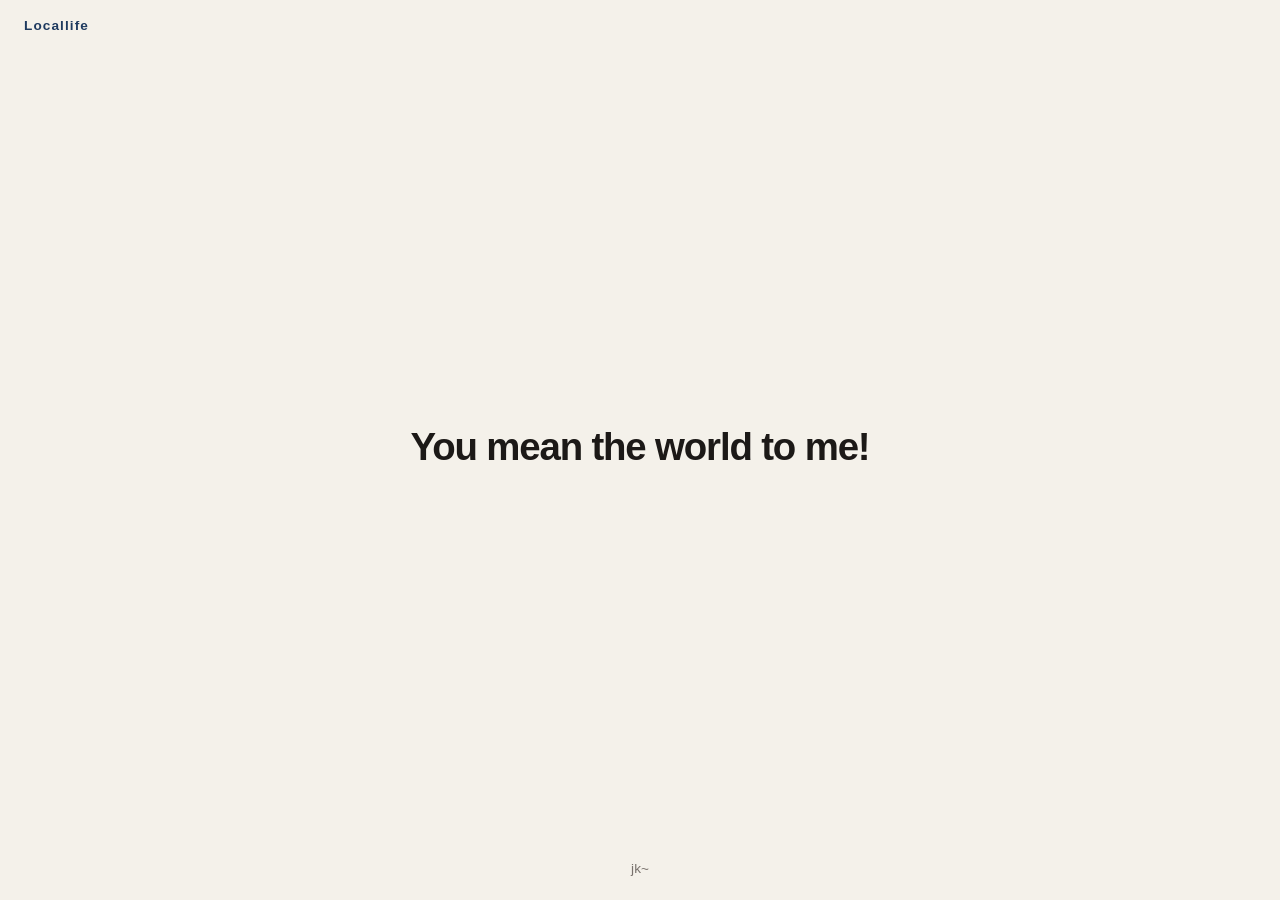
<file: index.html>
<!DOCTYPE html>
<html lang="ko">
<head>
  <meta charset="utf-8">
  <meta name="viewport" content="width=device-width, initial-scale=1">
  <title>Big</title>
  <style>
    :root {
      --bg: #f4f1ea;
      --ink: #1c1917;
      --muted: #78716c;
      --navy: #1e3a5f;
    }
    * { box-sizing: border-box; margin: 0; padding: 0; }
    html, body { height: 100%; }
    body {
      font-family: "Malgun Gothic", "Apple SD Gothic Neo", sans-serif;
      background: var(--bg);
      color: var(--ink);
      display: flex;
      flex-direction: column;
      min-height: 100%;
    }
    header {
      padding: 18px 24px;
      font-size: 0.85rem;
      font-weight: 700;
      letter-spacing: 0.08em;
      color: var(--navy);
    }
    main {
      flex: 1;
      display: flex;
      align-items: center;
      justify-content: center;
      padding: 24px;
    }
    h1 {
      font-size: clamp(1.6rem, 4vw, 2.4rem);
      font-weight: 600;
      letter-spacing: -0.03em;
      text-align: center;
    }
    footer {
      padding: 18px 24px 24px;
      text-align: center;
      color: var(--muted);
      font-size: 0.85rem;
    }
  </style>
</head>
<body>
  <header>Locallife</header>
  <main>
    <h1>You mean the world to me!</h1>
  </main>
  <footer>jk~</footer>
</body>
</html>
</file>
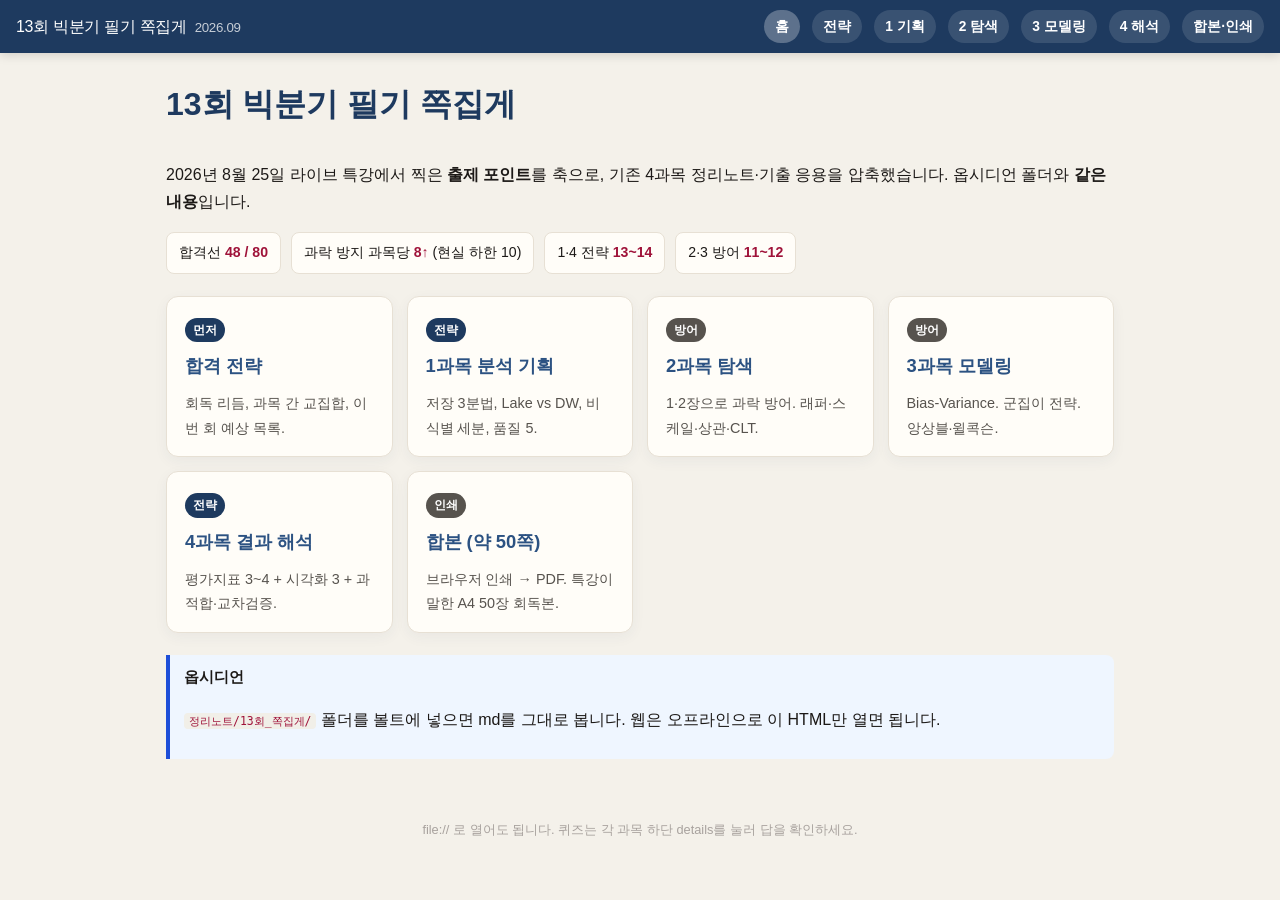
<file: web/index.html>
<!DOCTYPE html>
<html lang="ko">
<head>
<meta charset="utf-8">
<meta name="viewport" content="width=device-width, initial-scale=1">
<title>13회 빅데이터분석기사 필기 쪽집게</title>
<link rel="stylesheet" href="style.css">
</head>
<body>
<header class="topbar"><div class="brand">13회 빅분기 필기 쪽집게<small>2026.09</small></div><a href="index.html" class="active">홈</a><a href="합격전략.html">전략</a><a href="1과목.html">1 기획</a><a href="2과목.html">2 탐색</a><a href="3과목.html">3 모델링</a><a href="4과목.html">4 해석</a><a href="합본.html">합본·인쇄</a></header>
<div class="hero">
  <h1>13회 빅분기 필기 쪽집게</h1>
  <p>2026년 8월 25일 라이브 특강에서 찍은 <b>출제 포인트</b>를 축으로, 기존 4과목 정리노트·기출 응용을 압축했습니다. 옵시디언 폴더와 <b>같은 내용</b>입니다.</p>
  <div class="kpi">
    <span>합격선 <b>48 / 80</b></span>
    <span>과락 방지 과목당 <b>8↑</b> (현실 하한 10)</span>
    <span>1·4 전략 <b>13~14</b></span>
    <span>2·3 방어 <b>11~12</b></span>
  </div>
  <div class="cards">
    <a class="card" href="합격전략.html">
      <span class="tag">먼저</span>
      <h2>합격 전략</h2>
      <p>회독 리듬, 과목 간 교집합, 이번 회 예상 목록.</p>
    </a>
    <a class="card" href="1과목.html">
      <span class="tag">전략</span>
      <h2>1과목 분석 기획</h2>
      <p>저장 3분법, Lake vs DW, 비식별 세분, 품질 5.</p>
    </a>
    <a class="card" href="2과목.html">
      <span class="tag def">방어</span>
      <h2>2과목 탐색</h2>
      <p>1·2장으로 과락 방어. 래퍼·스케일·상관·CLT.</p>
    </a>
    <a class="card" href="3과목.html">
      <span class="tag def">방어</span>
      <h2>3과목 모델링</h2>
      <p>Bias-Variance. 군집이 전략. 앙상블·윌콕슨.</p>
    </a>
    <a class="card" href="4과목.html">
      <span class="tag">전략</span>
      <h2>4과목 결과 해석</h2>
      <p>평가지표 3~4 + 시각화 3 + 과적합·교차검증.</p>
    </a>
    <a class="card" href="합본.html">
      <span class="tag def">인쇄</span>
      <h2>합본 (약 50쪽)</h2>
      <p>브라우저 인쇄 → PDF. 특강이 말한 A4 50장 회독본.</p>
    </a>
  </div>
  <div class="callout tip">
    <div class="callout-title">옵시디언</div>
    <p><code>정리노트/13회_쪽집게/</code> 폴더를 볼트에 넣으면 md를 그대로 봅니다. 웹은 오프라인으로 이 HTML만 열면 됩니다.</p>
  </div>
</div>
<footer class="site">file:// 로 열어도 됩니다. 퀴즈는 각 과목 하단 details를 눌러 답을 확인하세요.</footer>
</body>
</html>
</file>
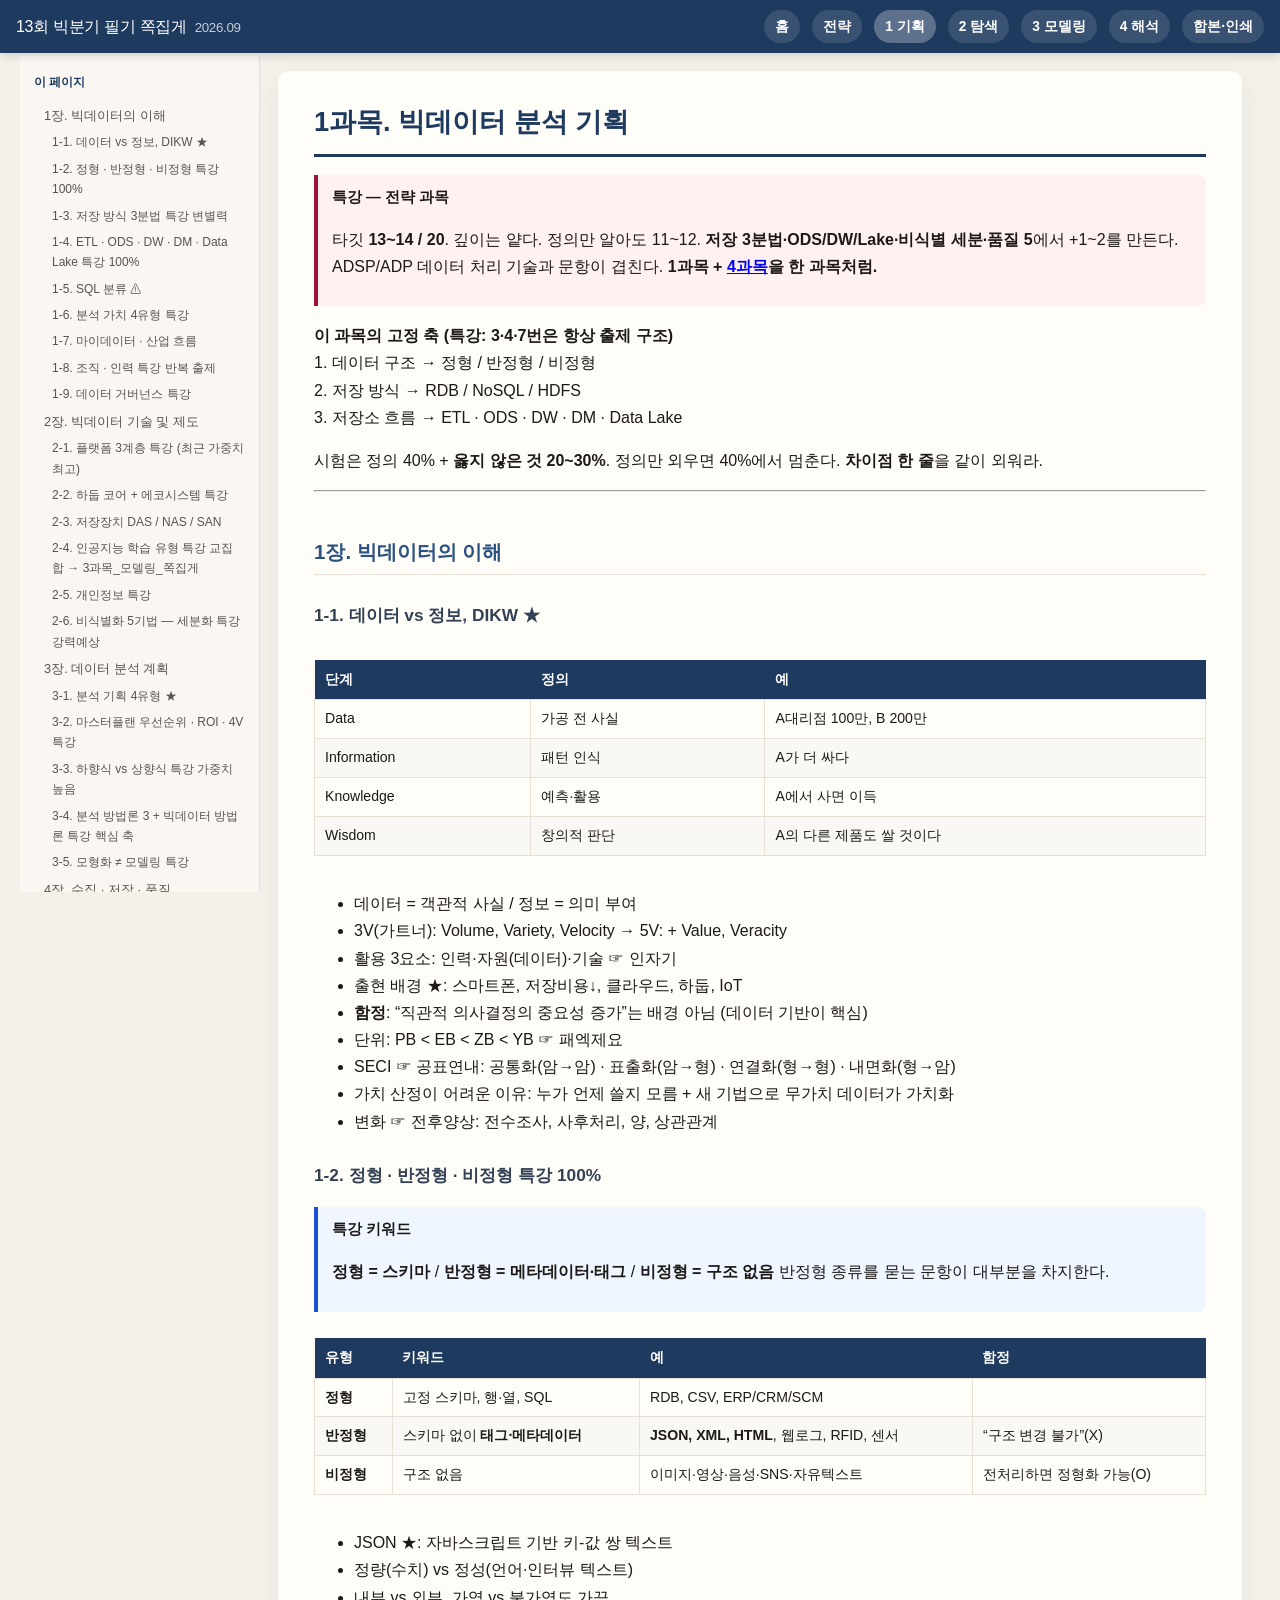
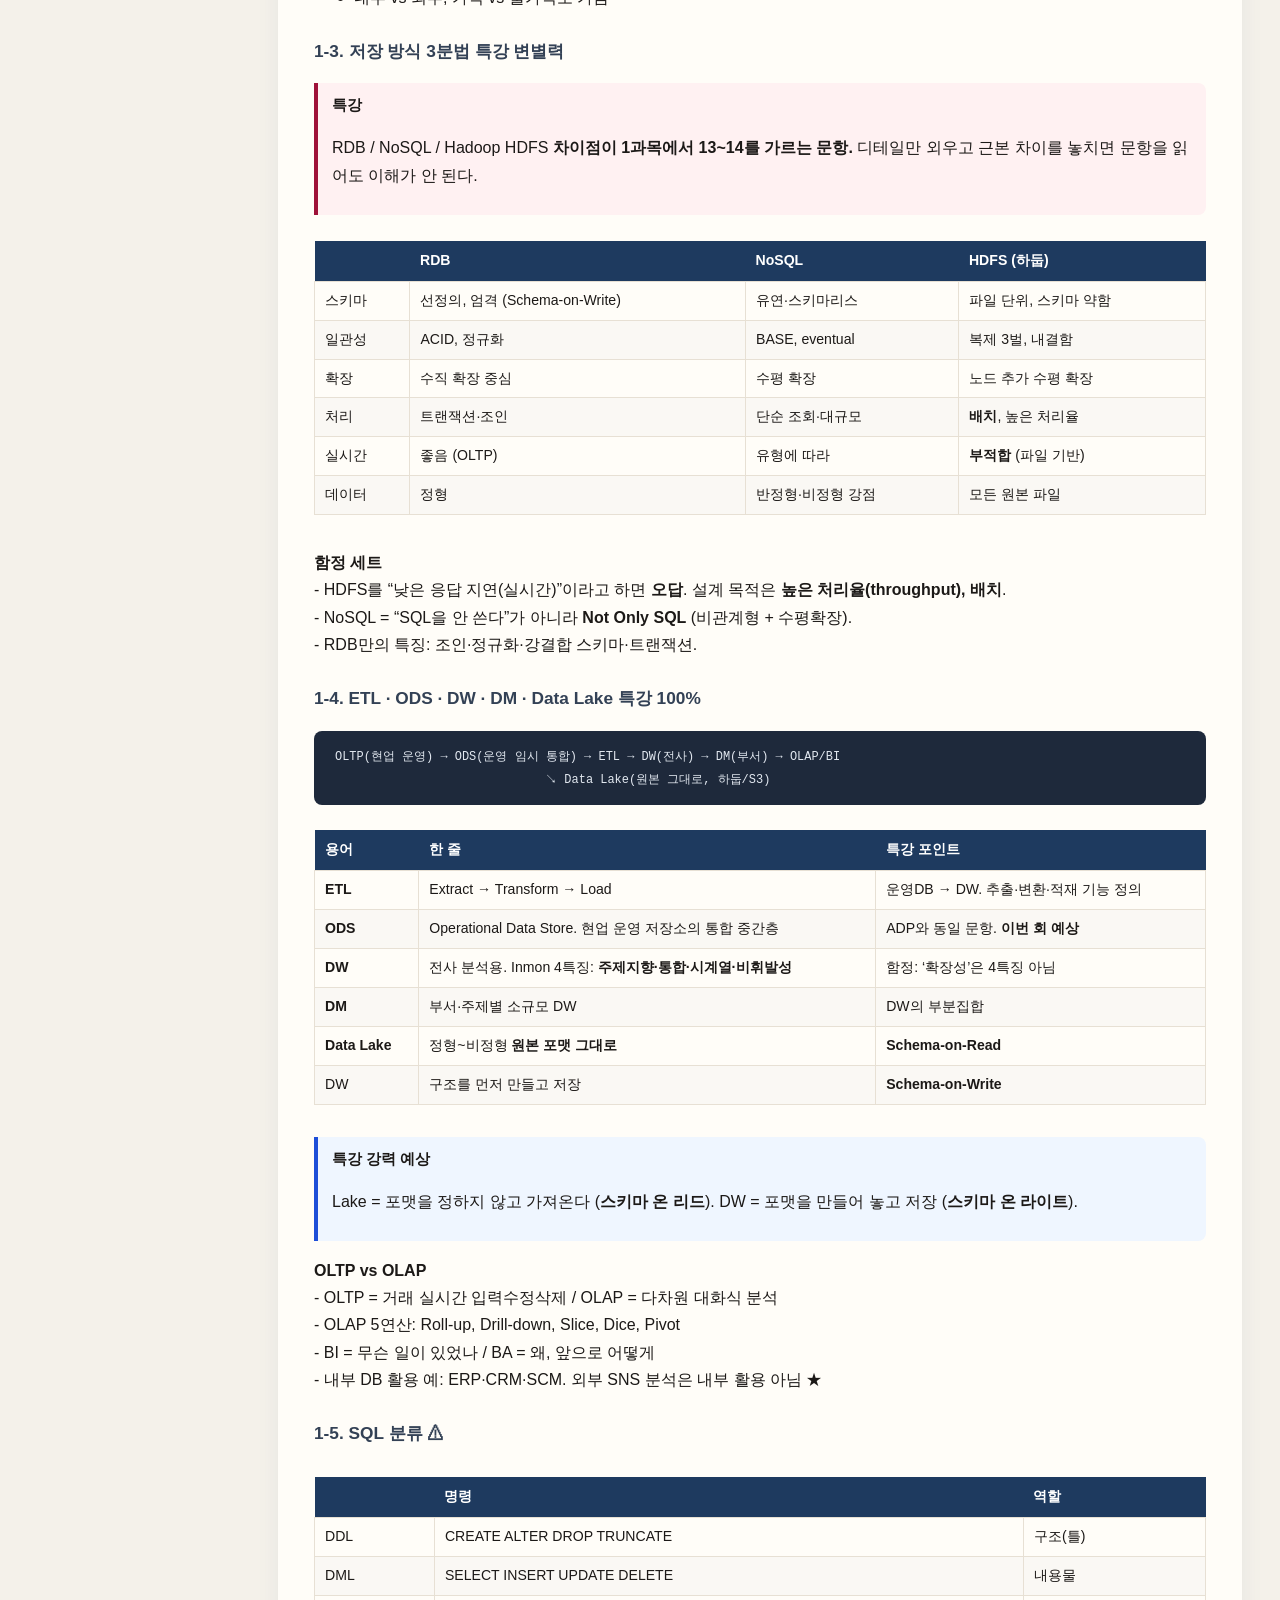
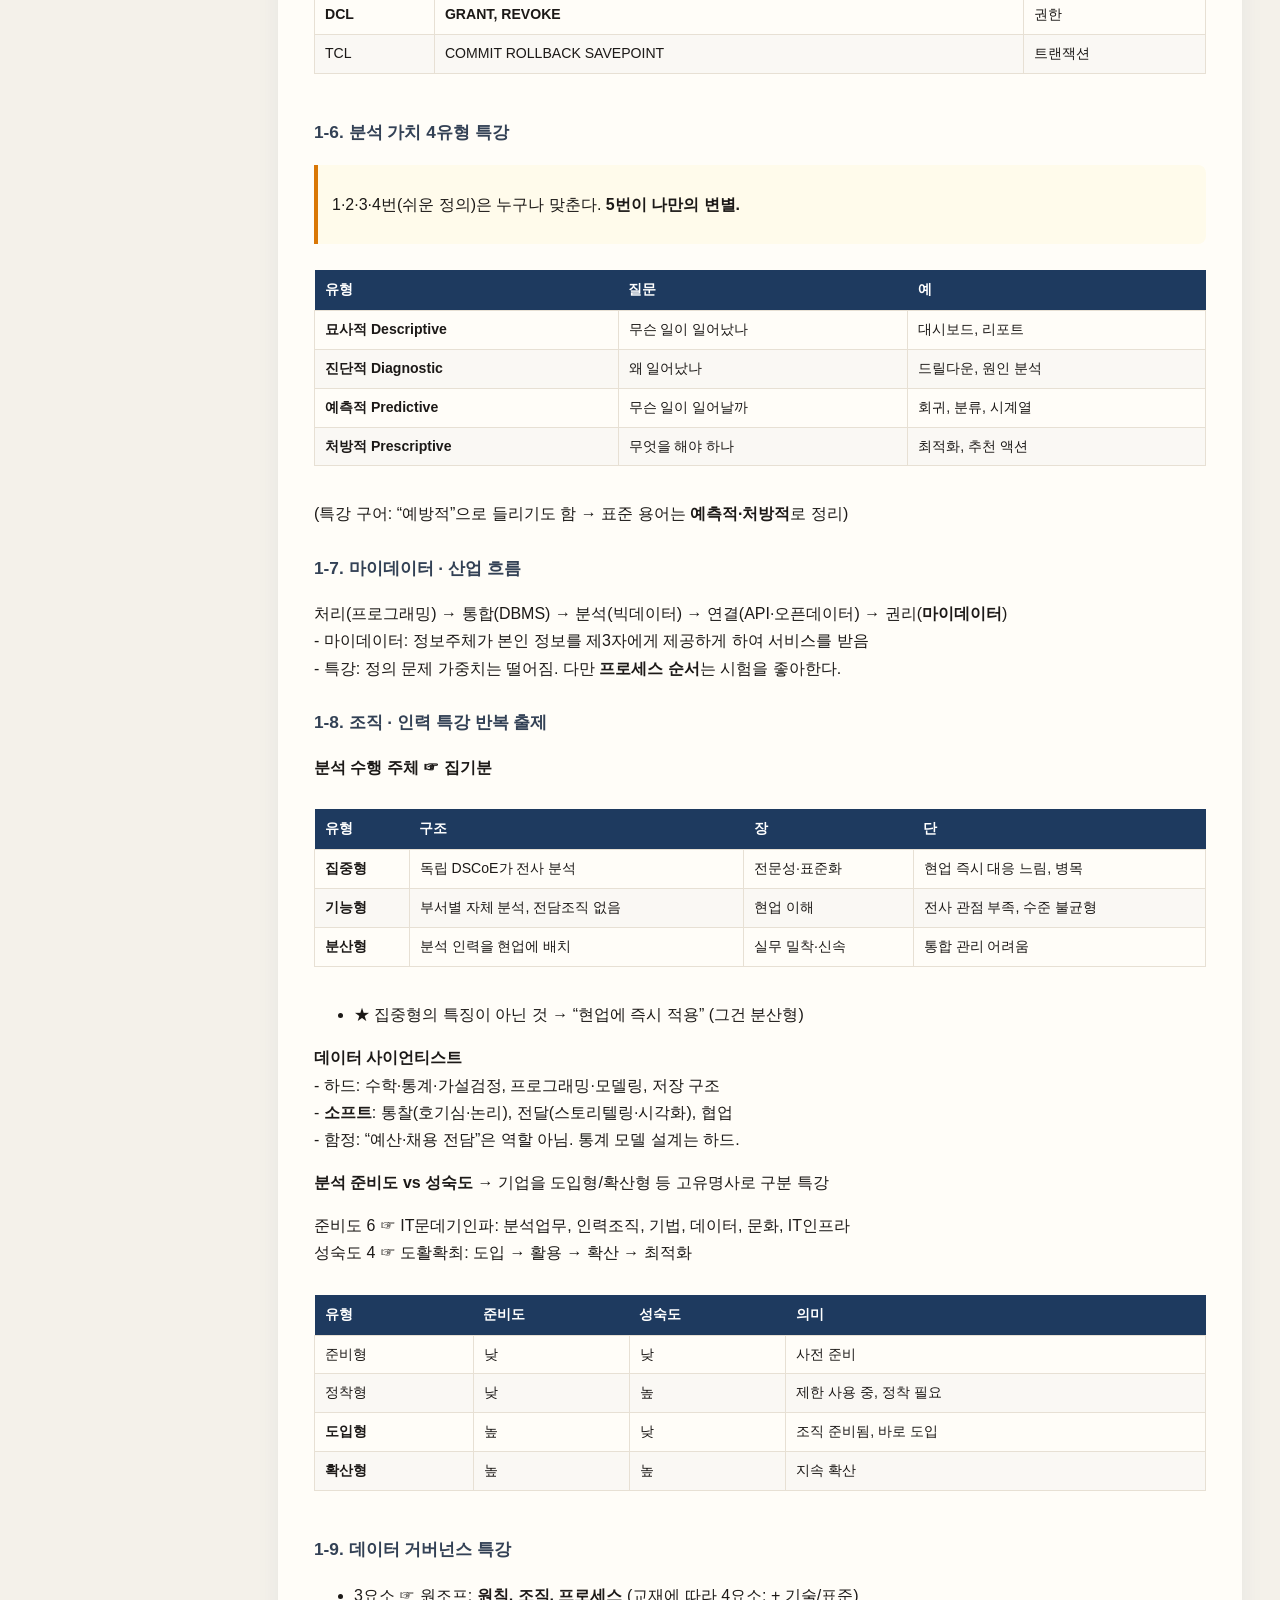
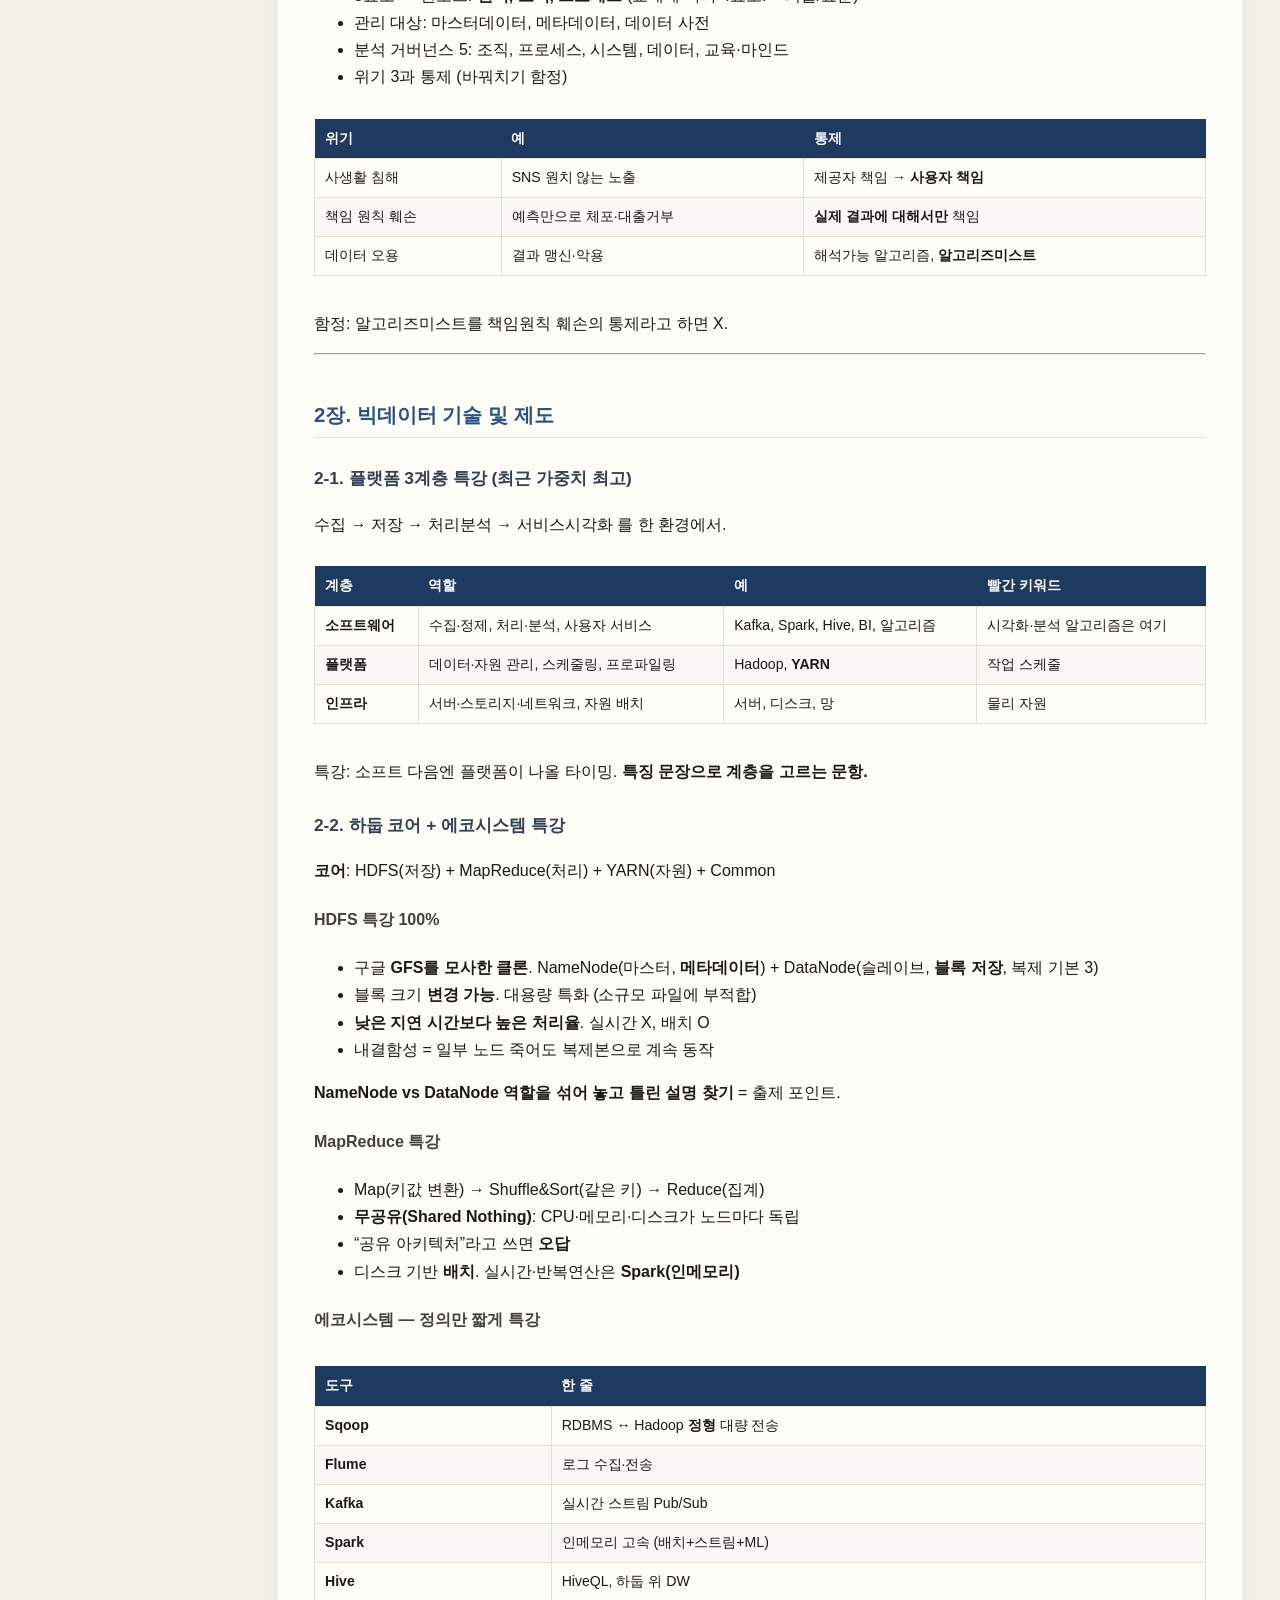
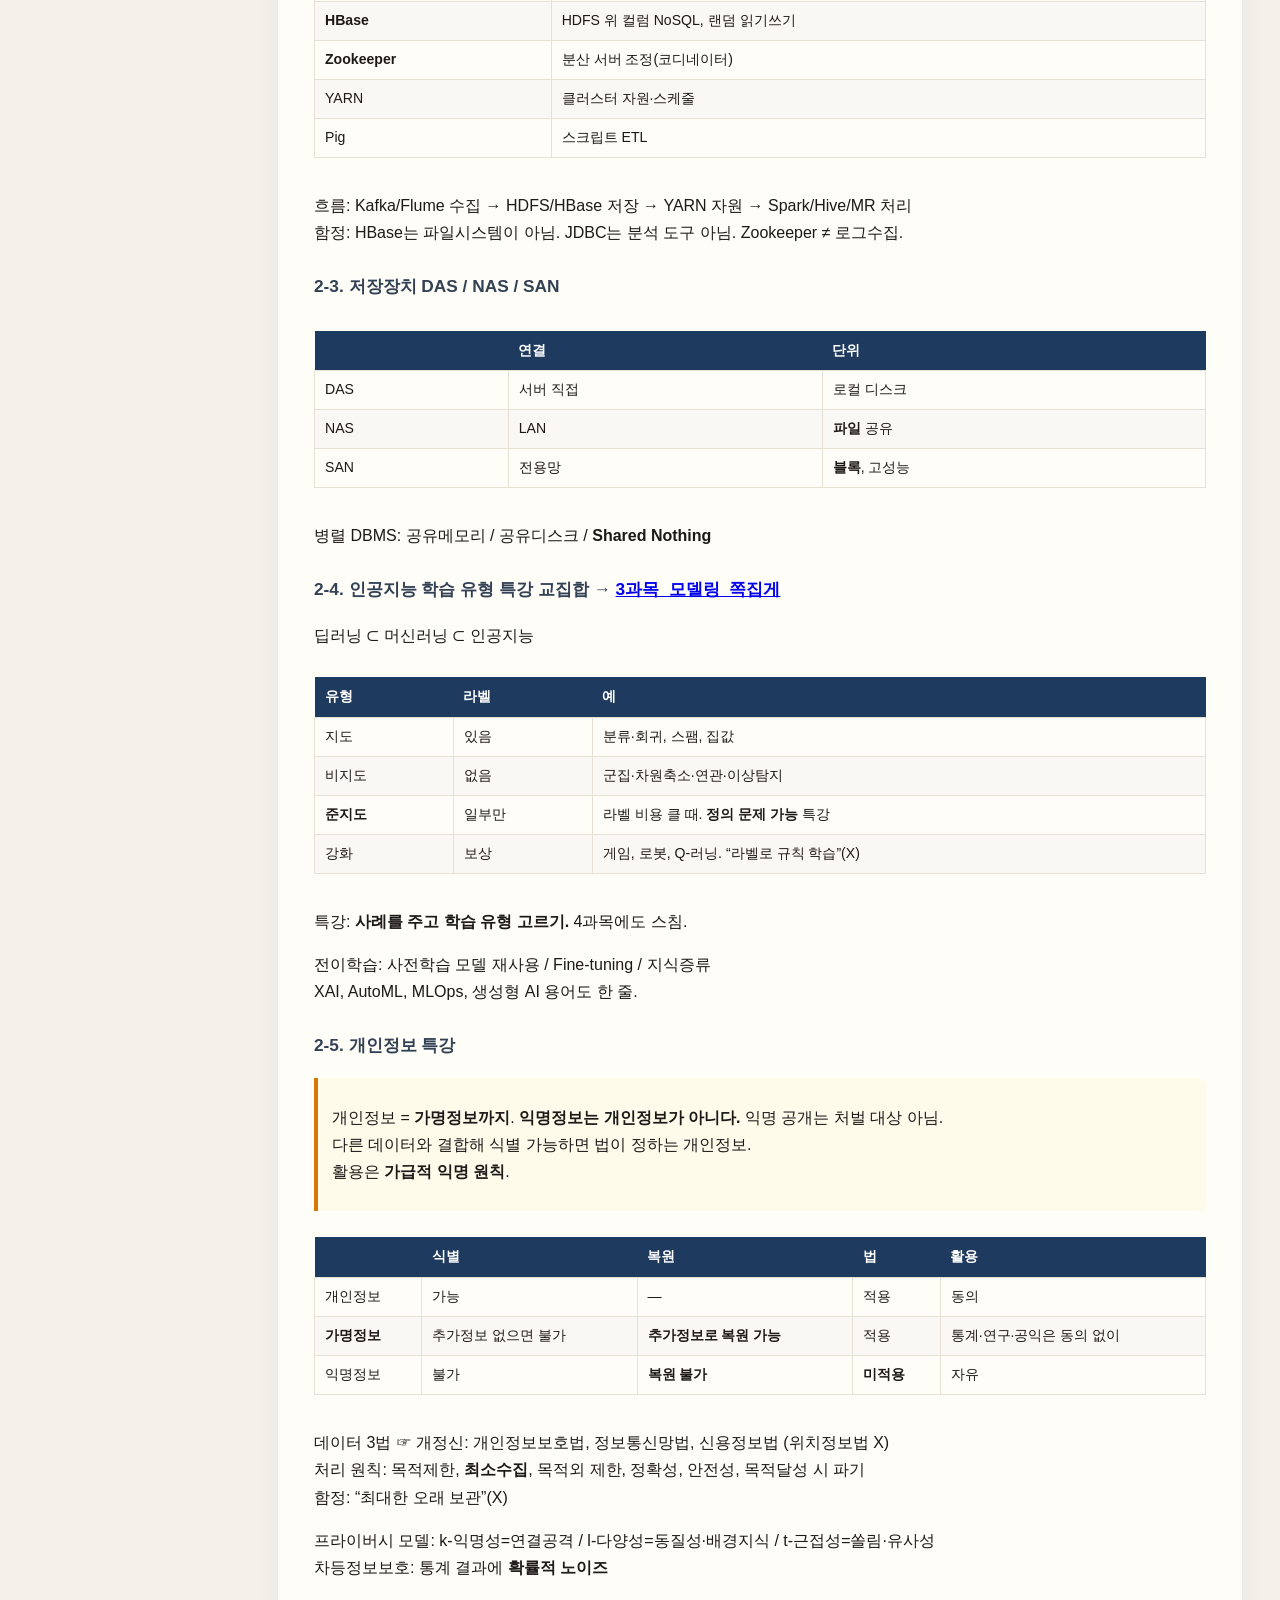
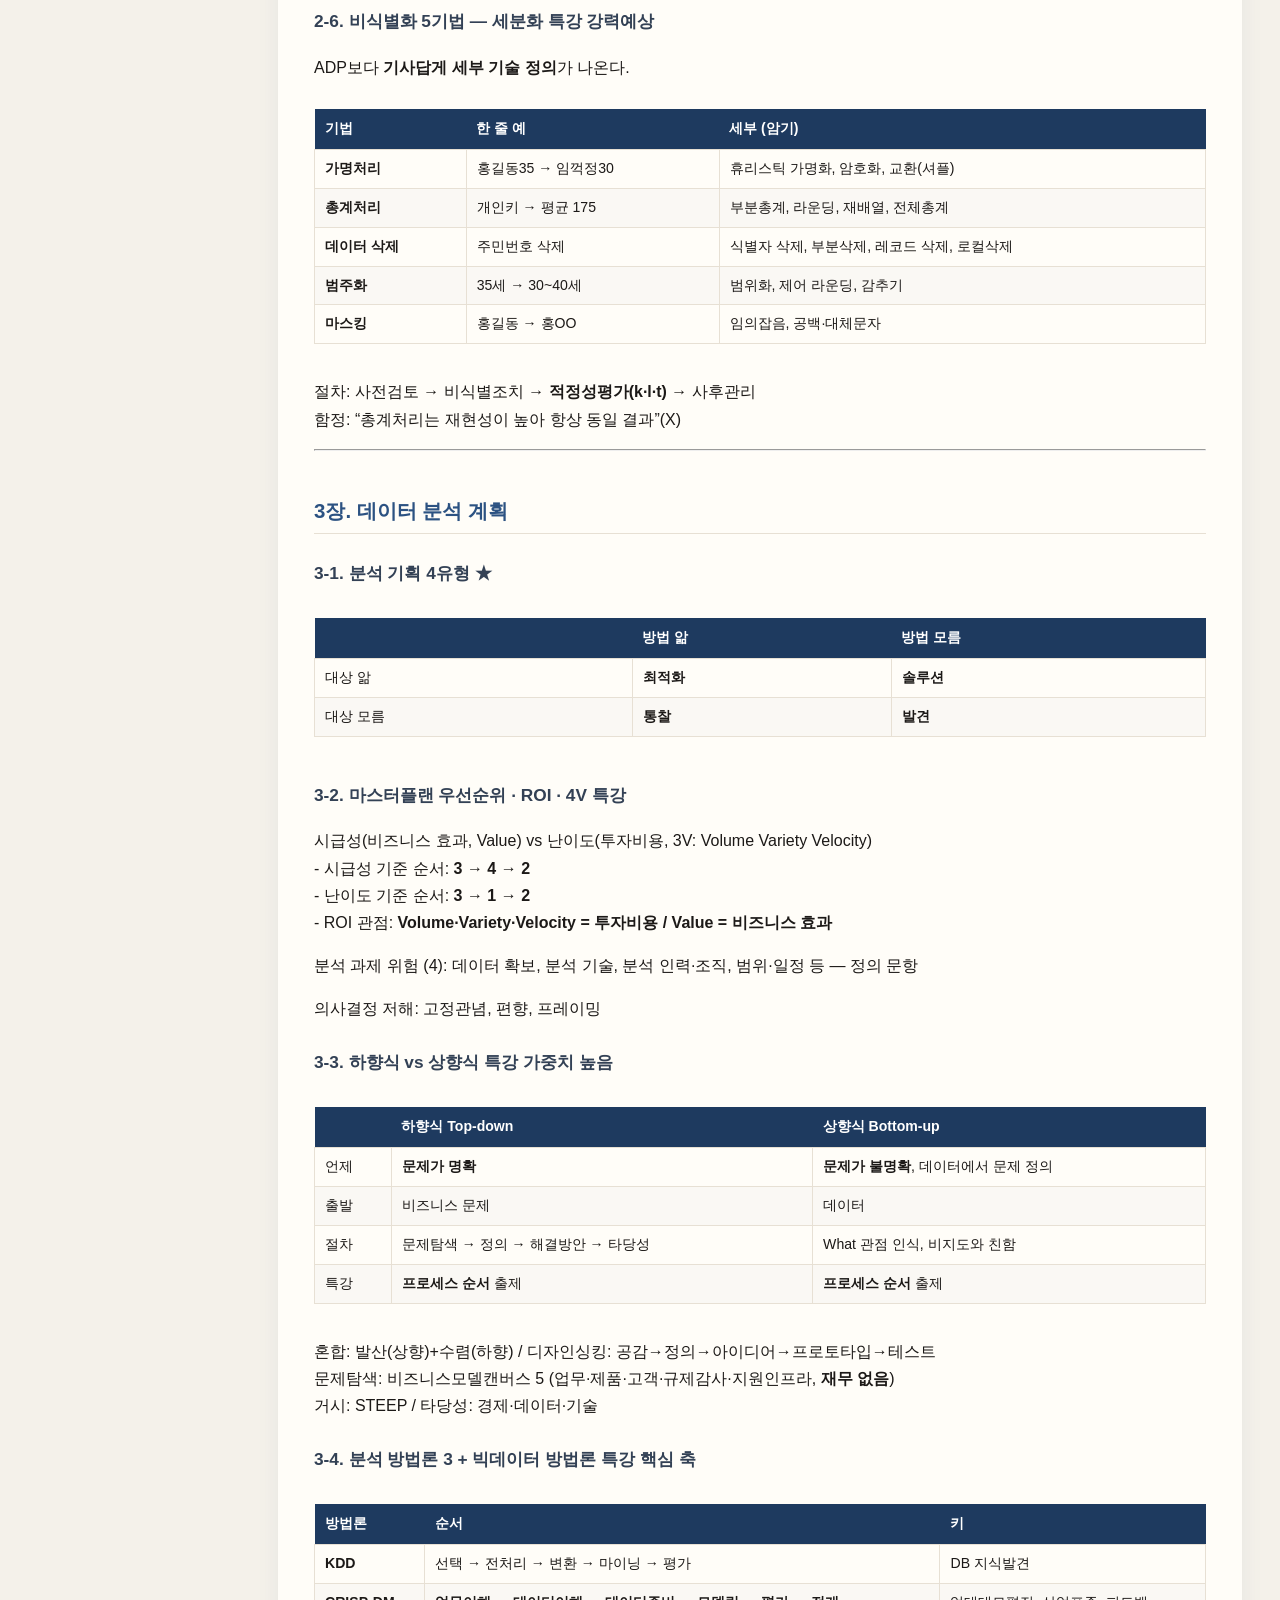
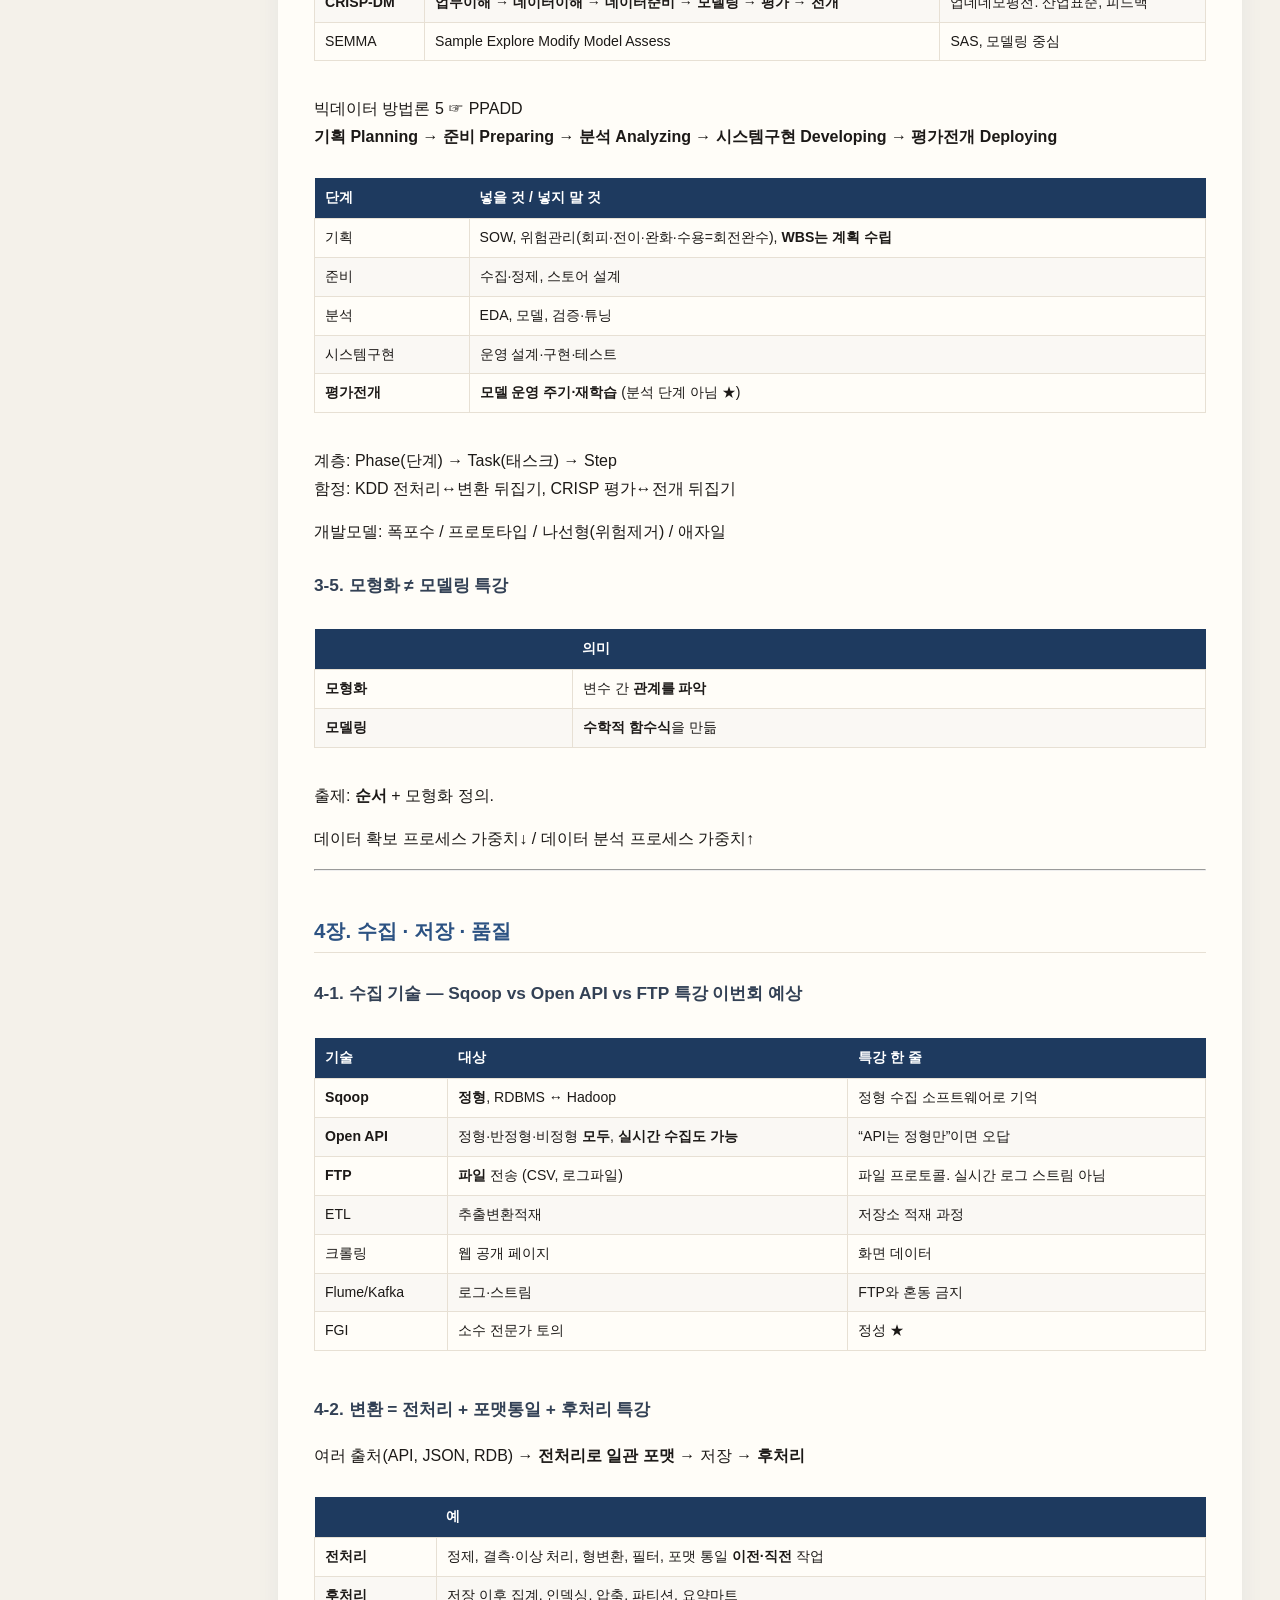
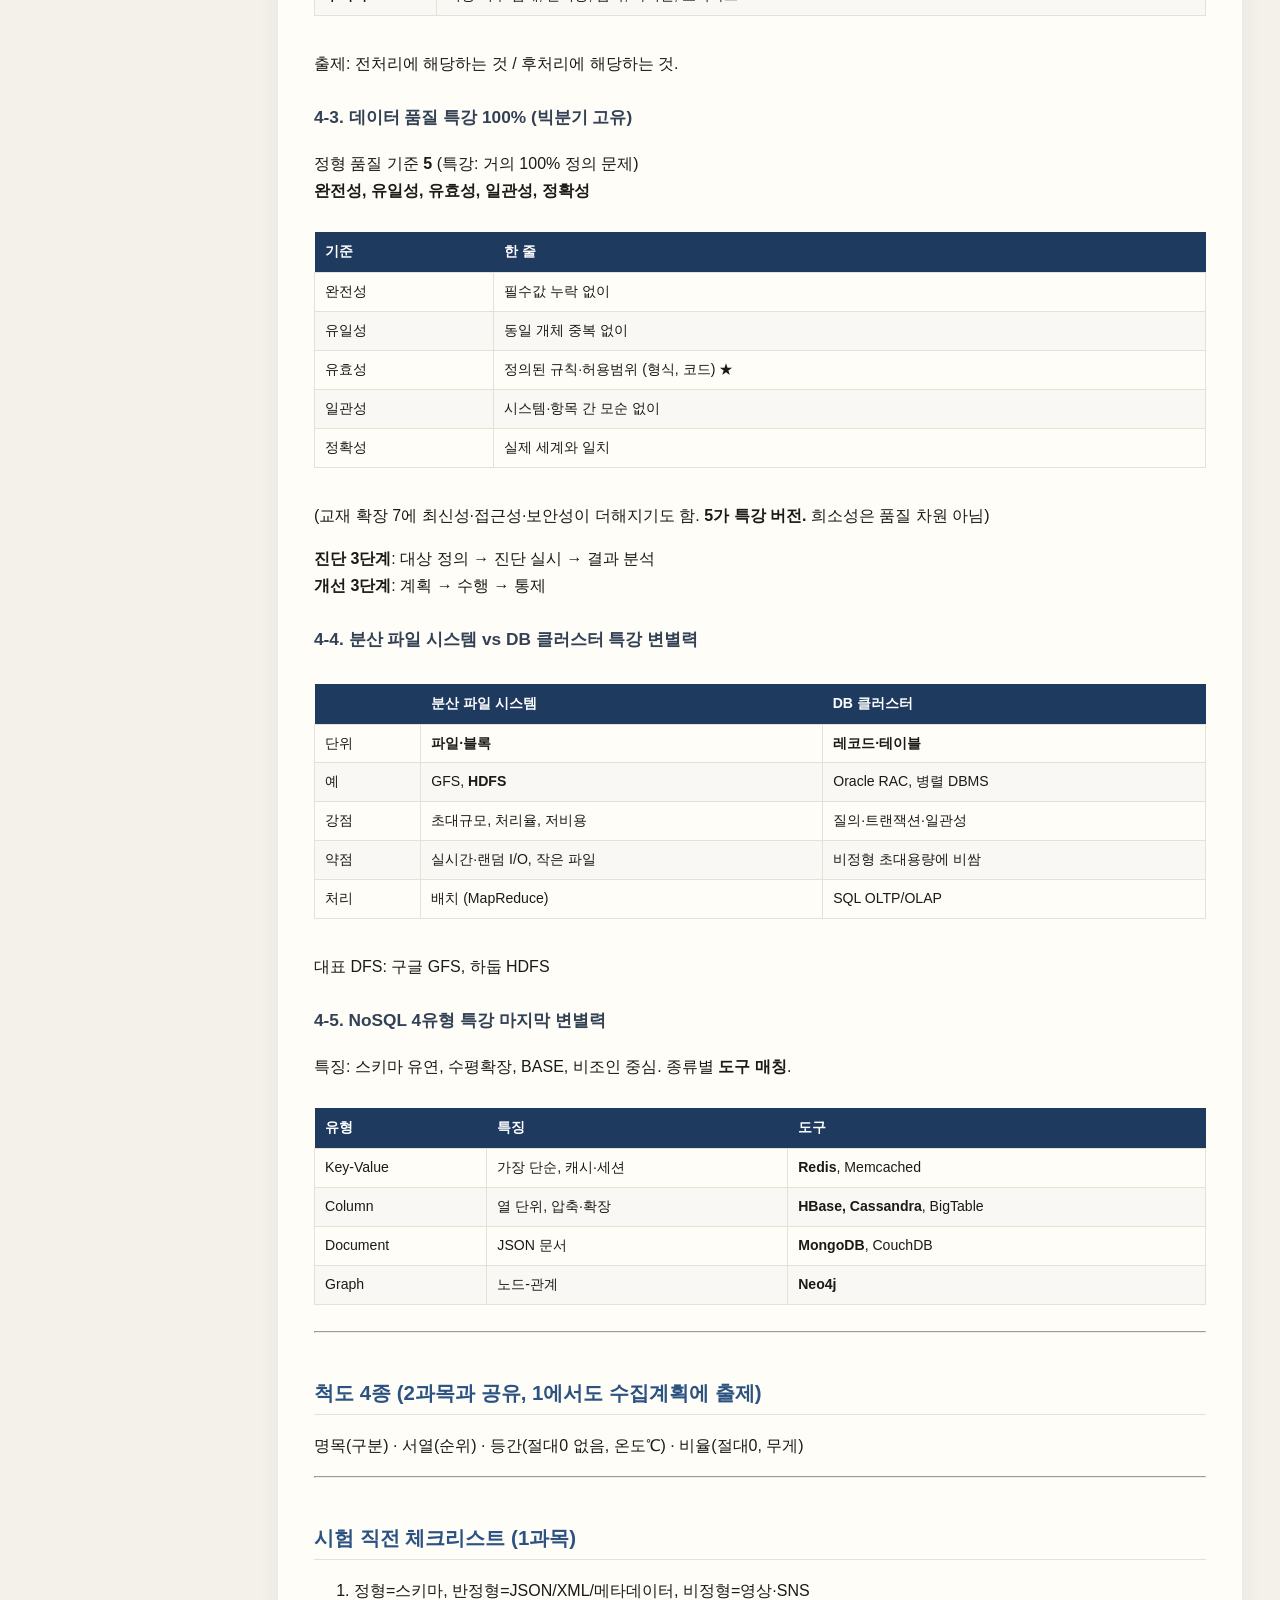
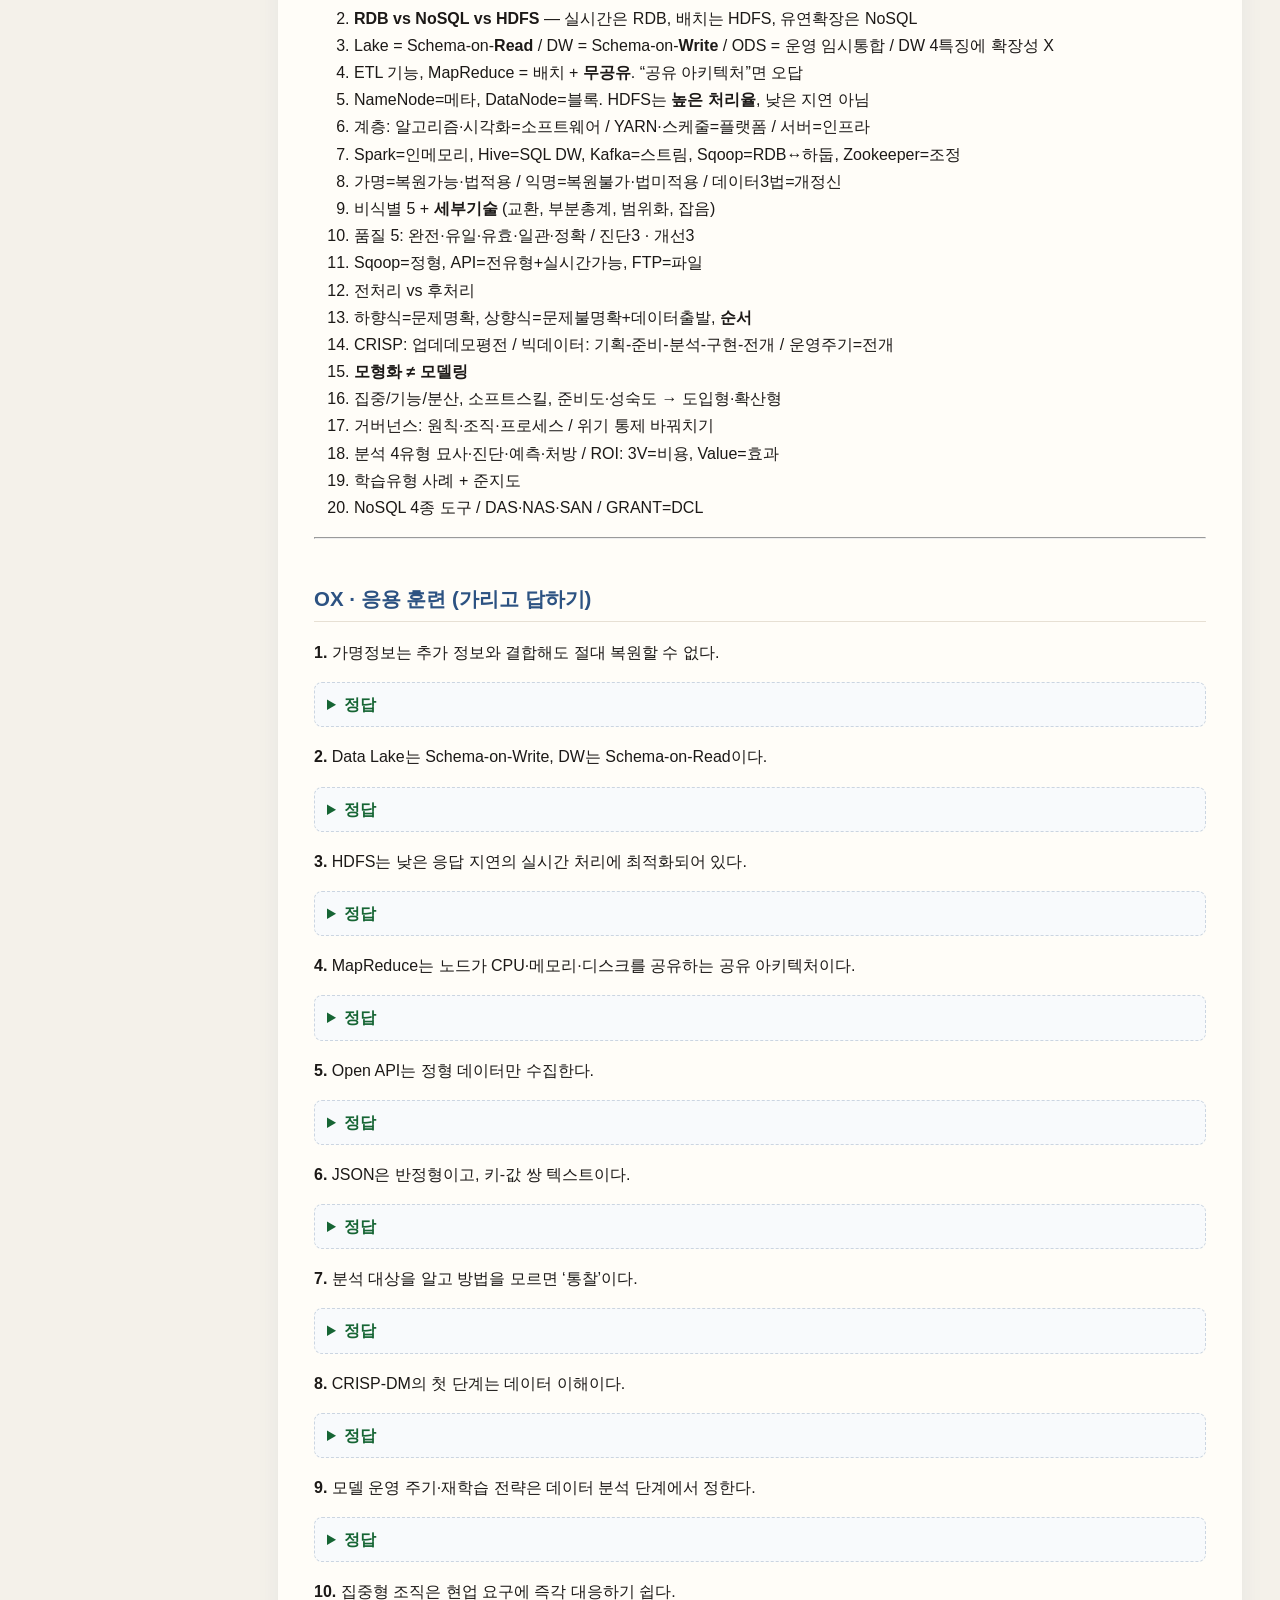
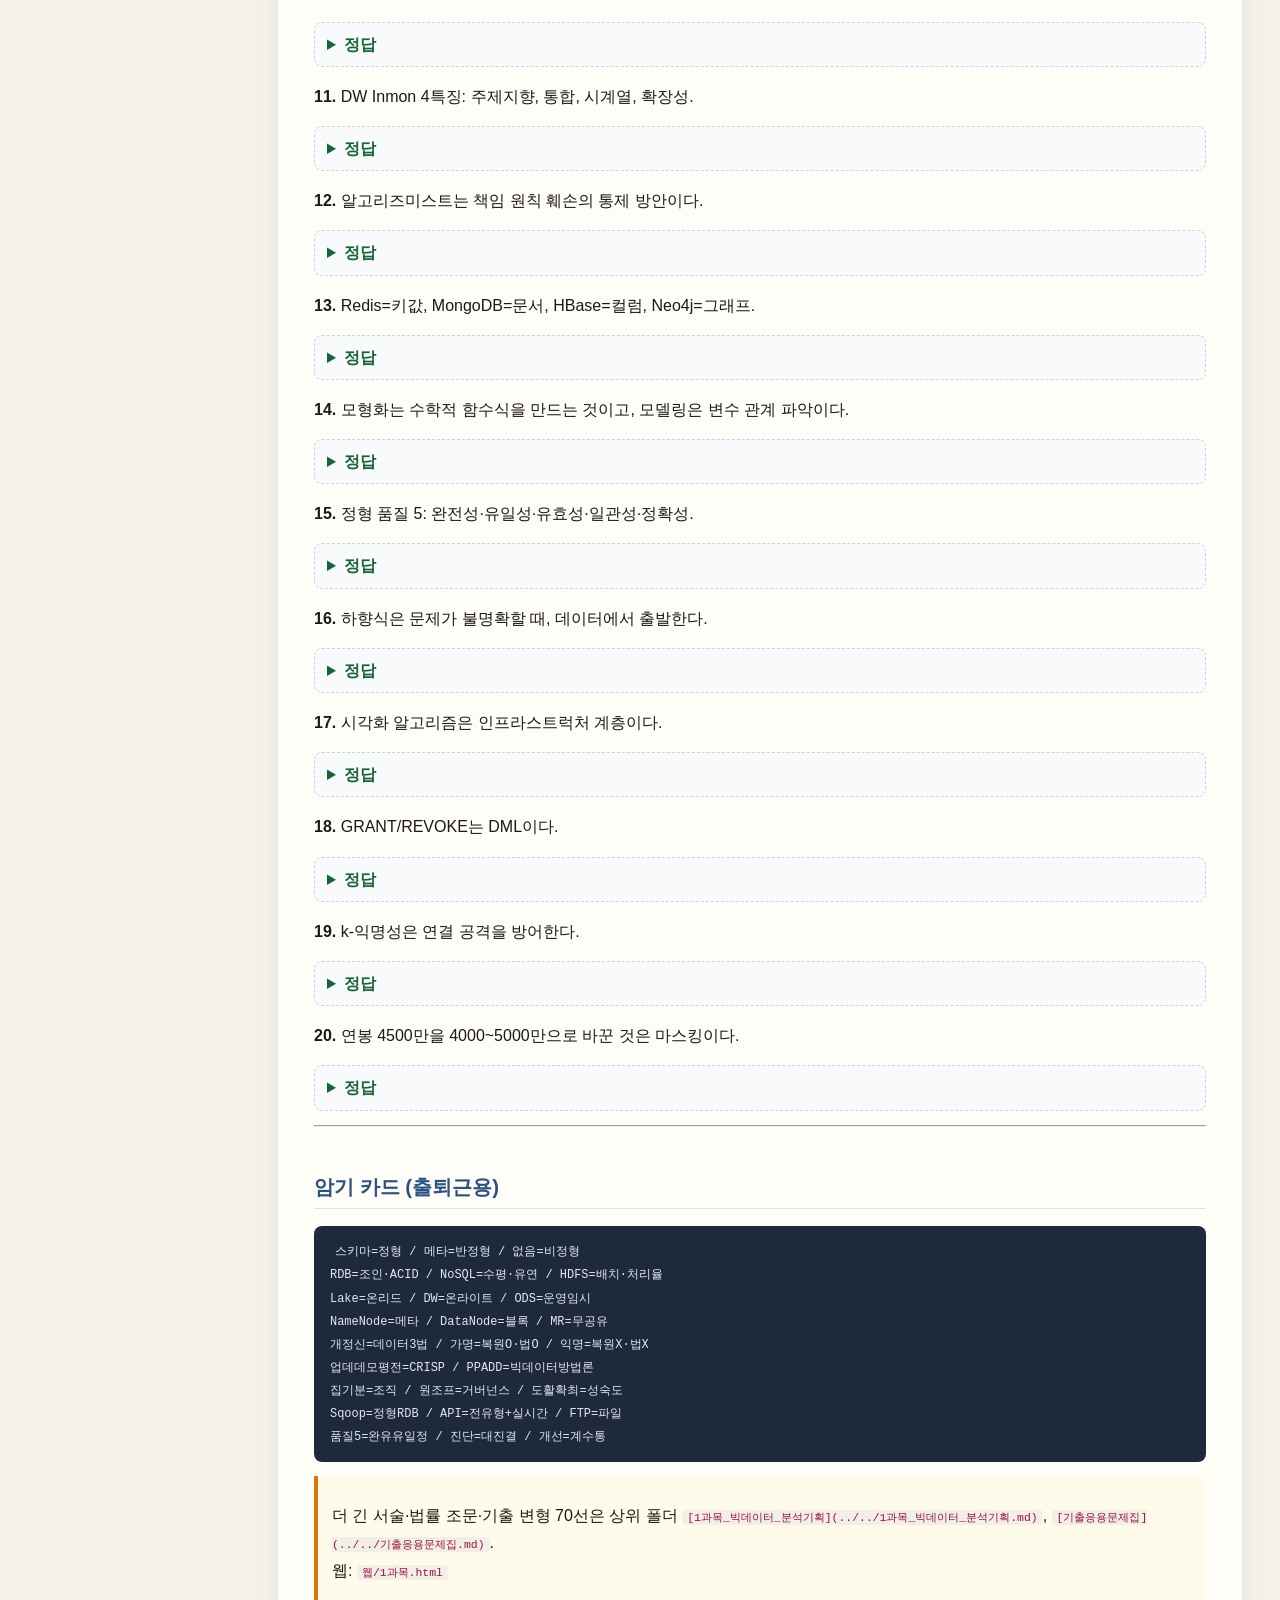
<file: web/1과목.html>
<!DOCTYPE html>
<html lang="ko">
<head>
<meta charset="utf-8">
<meta name="viewport" content="width=device-width, initial-scale=1">
<title>1과목 분석 기획 — 13회 빅분기 쪽집게</title>
<link rel="stylesheet" href="style.css">
</head>
<body>
<header class="topbar"><div class="brand">13회 빅분기 필기 쪽집게<small>2026.09</small></div><a href="index.html">홈</a><a href="합격전략.html">전략</a><a href="1과목.html" class="active">1 기획</a><a href="2과목.html">2 탐색</a><a href="3과목.html">3 모델링</a><a href="4과목.html">4 해석</a><a href="합본.html">합본·인쇄</a></header>
<div class="layout">
<nav class="toc"><strong>이 페이지</strong>
<a class="h2" href="#1장-빅데이터의-이해">1장. 빅데이터의 이해</a>
<a class="h3" href="#1-1-데이터-vs-정보-DIKW">1-1. 데이터 vs 정보, DIKW ★</a>
<a class="h3" href="#1-2-정형-반정형-비정형-특강-100">1-2. 정형 · 반정형 · 비정형 특강 100%</a>
<a class="h3" href="#1-3-저장-방식-3분법-특강-변별력">1-3. 저장 방식 3분법 특강 변별력</a>
<a class="h3" href="#1-4-ETL-ODS-DW-DM-Data-Lake-특강-100">1-4. ETL · ODS · DW · DM · Data Lake 특강 100%</a>
<a class="h3" href="#1-5-SQL-분류">1-5. SQL 분류 ⚠</a>
<a class="h3" href="#1-6-분석-가치-4유형-특강">1-6. 분석 가치 4유형 특강</a>
<a class="h3" href="#1-7-마이데이터-산업-흐름">1-7. 마이데이터 · 산업 흐름</a>
<a class="h3" href="#1-8-조직-인력-특강-반복-출제">1-8. 조직 · 인력 특강 반복 출제</a>
<a class="h3" href="#1-9-데이터-거버넌스-특강">1-9. 데이터 거버넌스 특강</a>
<a class="h2" href="#2장-빅데이터-기술-및-제도">2장. 빅데이터 기술 및 제도</a>
<a class="h3" href="#2-1-플랫폼-3계층-특강-최근-가중치-최고">2-1. 플랫폼 3계층 특강 (최근 가중치 최고)</a>
<a class="h3" href="#2-2-하둡-코어-에코시스템-특강">2-2. 하둡 코어 + 에코시스템 특강</a>
<a class="h3" href="#2-3-저장장치-DAS-NAS-SAN">2-3. 저장장치 DAS / NAS / SAN</a>
<a class="h3" href="#2-4-인공지능-학습-유형-특강-교집합-3과목_모델링_쪽집게">2-4. 인공지능 학습 유형 특강 교집합 → 3과목_모델링_쪽집게</a>
<a class="h3" href="#2-5-개인정보-특강">2-5. 개인정보 특강</a>
<a class="h3" href="#2-6-비식별화-5기법-세분화-특강-강력예상">2-6. 비식별화 5기법 — 세분화 특강 강력예상</a>
<a class="h2" href="#3장-데이터-분석-계획">3장. 데이터 분석 계획</a>
<a class="h3" href="#3-1-분석-기획-4유형">3-1. 분석 기획 4유형 ★</a>
<a class="h3" href="#3-2-마스터플랜-우선순위-ROI-4V-특강">3-2. 마스터플랜 우선순위 · ROI · 4V 특강</a>
<a class="h3" href="#3-3-하향식-vs-상향식-특강-가중치-높음">3-3. 하향식 vs 상향식 특강 가중치 높음</a>
<a class="h3" href="#3-4-분석-방법론-3-빅데이터-방법론-특강-핵심-축">3-4. 분석 방법론 3 + 빅데이터 방법론 특강 핵심 축</a>
<a class="h3" href="#3-5-모형화-모델링-특강">3-5. 모형화 ≠ 모델링 특강</a>
<a class="h2" href="#4장-수집-저장-품질">4장. 수집 · 저장 · 품질</a>
<a class="h3" href="#4-1-수집-기술-Sqoop-vs-Open-API-vs-FTP-특강-이번회-예상">4-1. 수집 기술 — Sqoop vs Open API vs FTP 특강 이번회 예상</a>
<a class="h3" href="#4-2-변환-전처리-포맷통일-후처리-특강">4-2. 변환 = 전처리 + 포맷통일 + 후처리 특강</a>
<a class="h3" href="#4-3-데이터-품질-특강-100-빅분기-고유">4-3. 데이터 품질 특강 100% (빅분기 고유)</a>
<a class="h3" href="#4-4-분산-파일-시스템-vs-DB-클러스터-특강-변별력">4-4. 분산 파일 시스템 vs DB 클러스터 특강 변별력</a>
<a class="h3" href="#4-5-NoSQL-4유형-특강-마지막-변별력">4-5. NoSQL 4유형 특강 마지막 변별력</a>
<a class="h2" href="#척도-4종-2과목과-공유-1에서도-수집계획에-출제">척도 4종 (2과목과 공유, 1에서도 수집계획에 출제)</a>
<a class="h2" href="#시험-직전-체크리스트-1과목">시험 직전 체크리스트 (1과목)</a>
<a class="h2" href="#OX-응용-훈련-가리고-답하기">OX · 응용 훈련 (가리고 답하기)</a>
<a class="h2" href="#암기-카드-출퇴근용">암기 카드 (출퇴근용)</a></nav>
<main class="paper">
<h1>1과목. 빅데이터 분석 기획</h1>
<div class="callout danger"><div class="callout-title">특강 — 전략 과목</div><p>타깃 <strong>13~14 / 20</strong>. 깊이는 얕다. 정의만 알아도 11~12. <strong>저장 3분법·ODS/DW/Lake·비식별 세분·품질 5</strong>에서 +1~2를 만든다.
ADSP/ADP 데이터 처리 기술과 문항이 겹친다. <strong>1과목 + <a href="4과목.html">4과목</a>을 한 과목처럼.</strong></p></div>

<p><strong>이 과목의 고정 축 (특강: 3·4·7번은 항상 출제 구조)</strong><br />
1. 데이터 구조 → 정형 / 반정형 / 비정형<br />
2. 저장 방식 → RDB / NoSQL / HDFS<br />
3. 저장소 흐름 → ETL · ODS · DW · DM · Data Lake</p>
<p>시험은 정의 40% + <strong>옳지 않은 것 20~30%</strong>. 정의만 외우면 40%에서 멈춘다. <strong>차이점 한 줄</strong>을 같이 외워라.</p>
<hr />
<h2 id="1장-빅데이터의-이해">1장. 빅데이터의 이해</h2>
<h3 id="1-1-데이터-vs-정보-DIKW">1-1. 데이터 vs 정보, DIKW ★</h3>
<div class="table-wrap"><table>
<thead>
<tr>
<th>단계</th>
<th>정의</th>
<th>예</th>
</tr>
</thead>
<tbody>
<tr>
<td>Data</td>
<td>가공 전 사실</td>
<td>A대리점 100만, B 200만</td>
</tr>
<tr>
<td>Information</td>
<td>패턴 인식</td>
<td>A가 더 싸다</td>
</tr>
<tr>
<td>Knowledge</td>
<td>예측·활용</td>
<td>A에서 사면 이득</td>
</tr>
<tr>
<td>Wisdom</td>
<td>창의적 판단</td>
<td>A의 다른 제품도 쌀 것이다</td>
</tr>
</tbody>
</table></div>
<ul>
<li>데이터 = 객관적 사실 / 정보 = 의미 부여</li>
<li>3V(가트너): Volume, Variety, Velocity → 5V: + Value, Veracity</li>
<li>활용 3요소: 인력·자원(데이터)·기술 ☞ 인자기</li>
<li>출현 배경 ★: 스마트폰, 저장비용↓, 클라우드, 하둡, IoT</li>
<li><strong>함정</strong>: “직관적 의사결정의 중요성 증가”는 배경 아님 (데이터 기반이 핵심)</li>
<li>단위: PB &lt; EB &lt; ZB &lt; YB ☞ 패엑제요</li>
<li>SECI ☞ 공표연내: 공통화(암→암) · 표출화(암→형) · 연결화(형→형) · 내면화(형→암)</li>
<li>가치 산정이 어려운 이유: 누가 언제 쓸지 모름 + 새 기법으로 무가치 데이터가 가치화</li>
<li>변화 ☞ 전후양상: 전수조사, 사후처리, 양, 상관관계</li>
</ul>
<h3 id="1-2-정형-반정형-비정형-특강-100">1-2. 정형 · 반정형 · 비정형 특강 100%</h3>
<div class="callout tip"><div class="callout-title">특강 키워드</div><p><strong>정형 = 스키마</strong> / <strong>반정형 = 메타데이터·태그</strong> / <strong>비정형 = 구조 없음</strong>
반정형 종류를 묻는 문항이 대부분을 차지한다.</p></div>

<div class="table-wrap"><table>
<thead>
<tr>
<th>유형</th>
<th>키워드</th>
<th>예</th>
<th>함정</th>
</tr>
</thead>
<tbody>
<tr>
<td><strong>정형</strong></td>
<td>고정 스키마, 행·열, SQL</td>
<td>RDB, CSV, ERP/CRM/SCM</td>
<td></td>
</tr>
<tr>
<td><strong>반정형</strong></td>
<td>스키마 없이 <strong>태그·메타데이터</strong></td>
<td><strong>JSON, XML, HTML</strong>, 웹로그, RFID, 센서</td>
<td>“구조 변경 불가”(X)</td>
</tr>
<tr>
<td><strong>비정형</strong></td>
<td>구조 없음</td>
<td>이미지·영상·음성·SNS·자유텍스트</td>
<td>전처리하면 정형화 가능(O)</td>
</tr>
</tbody>
</table></div>
<ul>
<li>JSON ★: 자바스크립트 기반 키-값 쌍 텍스트</li>
<li>정량(수치) vs 정성(언어·인터뷰 텍스트)</li>
<li>내부 vs 외부, 가역 vs 불가역도 가끔</li>
</ul>
<h3 id="1-3-저장-방식-3분법-특강-변별력">1-3. 저장 방식 3분법 특강 변별력</h3>
<div class="callout danger"><div class="callout-title">특강</div><p>RDB / NoSQL / Hadoop HDFS <strong>차이점이 1과목에서 13~14를 가르는 문항.</strong>
디테일만 외우고 근본 차이를 놓치면 문항을 읽어도 이해가 안 된다.</p></div>

<div class="table-wrap"><table>
<thead>
<tr>
<th></th>
<th><strong>RDB</strong></th>
<th><strong>NoSQL</strong></th>
<th><strong>HDFS (하둡)</strong></th>
</tr>
</thead>
<tbody>
<tr>
<td>스키마</td>
<td>선정의, 엄격 (Schema-on-Write)</td>
<td>유연·스키마리스</td>
<td>파일 단위, 스키마 약함</td>
</tr>
<tr>
<td>일관성</td>
<td>ACID, 정규화</td>
<td>BASE,  eventual</td>
<td>복제 3벌, 내결함</td>
</tr>
<tr>
<td>확장</td>
<td>수직 확장 중심</td>
<td>수평 확장</td>
<td>노드 추가 수평 확장</td>
</tr>
<tr>
<td>처리</td>
<td>트랜잭션·조인</td>
<td>단순 조회·대규모</td>
<td><strong>배치</strong>, 높은 처리율</td>
</tr>
<tr>
<td>실시간</td>
<td>좋음 (OLTP)</td>
<td>유형에 따라</td>
<td><strong>부적합</strong> (파일 기반)</td>
</tr>
<tr>
<td>데이터</td>
<td>정형</td>
<td>반정형·비정형 강점</td>
<td>모든 원본 파일</td>
</tr>
</tbody>
</table></div>
<p><strong>함정 세트</strong><br />
- HDFS를 “낮은 응답 지연(실시간)”이라고 하면 <strong>오답</strong>. 설계 목적은 <strong>높은 처리율(throughput), 배치</strong>.<br />
- NoSQL = “SQL을 안 쓴다”가 아니라 <strong>Not Only SQL</strong> (비관계형 + 수평확장).<br />
- RDB만의 특징: 조인·정규화·강결합 스키마·트랜잭션.</p>
<h3 id="1-4-ETL-ODS-DW-DM-Data-Lake-특강-100">1-4. ETL · ODS · DW · DM · Data Lake 특강 100%</h3>
<pre><code>OLTP(현업 운영) → ODS(운영 임시 통합) → ETL → DW(전사) → DM(부서) → OLAP/BI
                              ↘ Data Lake(원본 그대로, 하둡/S3)
</code></pre>
<div class="table-wrap"><table>
<thead>
<tr>
<th>용어</th>
<th>한 줄</th>
<th>특강 포인트</th>
</tr>
</thead>
<tbody>
<tr>
<td><strong>ETL</strong></td>
<td>Extract → Transform → Load</td>
<td>운영DB → DW. 추출·변환·적재 기능 정의</td>
</tr>
<tr>
<td><strong>ODS</strong></td>
<td>Operational Data Store. 현업 운영 저장소의 통합 중간층</td>
<td>ADP와 동일 문항. <strong>이번 회 예상</strong></td>
</tr>
<tr>
<td><strong>DW</strong></td>
<td>전사 분석용. Inmon 4특징: <strong>주제지향·통합·시계열·비휘발성</strong></td>
<td>함정: ‘확장성’은 4특징 아님</td>
</tr>
<tr>
<td><strong>DM</strong></td>
<td>부서·주제별 소규모 DW</td>
<td>DW의 부분집합</td>
</tr>
<tr>
<td><strong>Data Lake</strong></td>
<td>정형~비정형 <strong>원본 포맷 그대로</strong></td>
<td><strong>Schema-on-Read</strong></td>
</tr>
<tr>
<td>DW</td>
<td>구조를 먼저 만들고 저장</td>
<td><strong>Schema-on-Write</strong></td>
</tr>
</tbody>
</table></div>
<div class="callout tip"><div class="callout-title">특강 강력 예상</div><p>Lake = 포맷을 정하지 않고 가져온다 (<strong>스키마 온 리드</strong>).
DW = 포맷을 만들어 놓고 저장 (<strong>스키마 온 라이트</strong>).</p></div>

<p><strong>OLTP vs OLAP</strong><br />
- OLTP = 거래 실시간 입력수정삭제 / OLAP = 다차원 대화식 분석<br />
- OLAP 5연산: Roll-up, Drill-down, Slice, Dice, Pivot<br />
- BI = 무슨 일이 있었나 / BA = 왜, 앞으로 어떻게<br />
- 내부 DB 활용 예: ERP·CRM·SCM. 외부 SNS 분석은 내부 활용 아님 ★</p>
<h3 id="1-5-SQL-분류">1-5. SQL 분류 ⚠</h3>
<div class="table-wrap"><table>
<thead>
<tr>
<th></th>
<th>명령</th>
<th>역할</th>
</tr>
</thead>
<tbody>
<tr>
<td>DDL</td>
<td>CREATE ALTER DROP TRUNCATE</td>
<td>구조(틀)</td>
</tr>
<tr>
<td>DML</td>
<td>SELECT INSERT UPDATE DELETE</td>
<td>내용물</td>
</tr>
<tr>
<td><strong>DCL</strong></td>
<td><strong>GRANT, REVOKE</strong></td>
<td>권한</td>
</tr>
<tr>
<td>TCL</td>
<td>COMMIT ROLLBACK SAVEPOINT</td>
<td>트랜잭션</td>
</tr>
</tbody>
</table></div>
<h3 id="1-6-분석-가치-4유형-특강">1-6. 분석 가치 4유형 특강</h3>
<blockquote>
<p>1·2·3·4번(쉬운 정의)은 누구나 맞춘다. <strong>5번이 나만의 변별.</strong></p>
</blockquote>
<div class="table-wrap"><table>
<thead>
<tr>
<th>유형</th>
<th>질문</th>
<th>예</th>
</tr>
</thead>
<tbody>
<tr>
<td><strong>묘사적 Descriptive</strong></td>
<td>무슨 일이 일어났나</td>
<td>대시보드, 리포트</td>
</tr>
<tr>
<td><strong>진단적 Diagnostic</strong></td>
<td>왜 일어났나</td>
<td>드릴다운, 원인 분석</td>
</tr>
<tr>
<td><strong>예측적 Predictive</strong></td>
<td>무슨 일이 일어날까</td>
<td>회귀, 분류, 시계열</td>
</tr>
<tr>
<td><strong>처방적 Prescriptive</strong></td>
<td>무엇을 해야 하나</td>
<td>최적화, 추천 액션</td>
</tr>
</tbody>
</table></div>
<p>(특강 구어: “예방적”으로 들리기도 함 → 표준 용어는 <strong>예측적·처방적</strong>로 정리)</p>
<h3 id="1-7-마이데이터-산업-흐름">1-7. 마이데이터 · 산업 흐름</h3>
<p>처리(프로그래밍) → 통합(DBMS) → 분석(빅데이터) → 연결(API·오픈데이터) → 권리(<strong>마이데이터</strong>)<br />
- 마이데이터: 정보주체가 본인 정보를 제3자에게 제공하게 하여 서비스를 받음<br />
- 특강: 정의 문제 가중치는 떨어짐. 다만 <strong>프로세스 순서</strong>는 시험을 좋아한다.</p>
<h3 id="1-8-조직-인력-특강-반복-출제">1-8. 조직 · 인력 특강 반복 출제</h3>
<p><strong>분석 수행 주체 ☞ 집기분</strong></p>
<div class="table-wrap"><table>
<thead>
<tr>
<th>유형</th>
<th>구조</th>
<th>장</th>
<th>단</th>
</tr>
</thead>
<tbody>
<tr>
<td><strong>집중형</strong></td>
<td>독립 DSCoE가 전사 분석</td>
<td>전문성·표준화</td>
<td>현업 즉시 대응 느림, 병목</td>
</tr>
<tr>
<td><strong>기능형</strong></td>
<td>부서별 자체 분석, 전담조직 없음</td>
<td>현업 이해</td>
<td>전사 관점 부족, 수준 불균형</td>
</tr>
<tr>
<td><strong>분산형</strong></td>
<td>분석 인력을 현업에 배치</td>
<td>실무 밀착·신속</td>
<td>통합 관리 어려움</td>
</tr>
</tbody>
</table></div>
<ul>
<li>★ 집중형의 특징이 아닌 것 → “현업에 즉시 적용” (그건 분산형)</li>
</ul>
<p><strong>데이터 사이언티스트</strong><br />
- 하드: 수학·통계·가설검정, 프로그래밍·모델링, 저장 구조<br />
- <strong>소프트</strong>: 통찰(호기심·논리), 전달(스토리텔링·시각화), 협업<br />
- 함정: “예산·채용 전담”은 역할 아님. 통계 모델 설계는 하드.</p>
<p><strong>분석 준비도 vs 성숙도</strong> → 기업을 도입형/확산형 등 고유명사로 구분 특강</p>
<p>준비도 6 ☞ IT문데기인파: 분석업무, 인력조직, 기법, 데이터, 문화, IT인프라<br />
성숙도 4 ☞ 도활확최: 도입 → 활용 → 확산 → 최적화</p>
<div class="table-wrap"><table>
<thead>
<tr>
<th>유형</th>
<th>준비도</th>
<th>성숙도</th>
<th>의미</th>
</tr>
</thead>
<tbody>
<tr>
<td>준비형</td>
<td>낮</td>
<td>낮</td>
<td>사전 준비</td>
</tr>
<tr>
<td>정착형</td>
<td>낮</td>
<td>높</td>
<td>제한 사용 중, 정착 필요</td>
</tr>
<tr>
<td><strong>도입형</strong></td>
<td>높</td>
<td>낮</td>
<td>조직 준비됨, 바로 도입</td>
</tr>
<tr>
<td><strong>확산형</strong></td>
<td>높</td>
<td>높</td>
<td>지속 확산</td>
</tr>
</tbody>
</table></div>
<h3 id="1-9-데이터-거버넌스-특강">1-9. 데이터 거버넌스 특강</h3>
<ul>
<li>3요소 ☞ 원조프: <strong>원칙, 조직, 프로세스</strong> (교재에 따라 4요소: + 기술/표준)</li>
<li>관리 대상: 마스터데이터, 메타데이터, 데이터 사전</li>
<li>분석 거버넌스 5: 조직, 프로세스, 시스템, 데이터, 교육·마인드</li>
<li>위기 3과 통제 (바꿔치기 함정)</li>
</ul>
<div class="table-wrap"><table>
<thead>
<tr>
<th>위기</th>
<th>예</th>
<th>통제</th>
</tr>
</thead>
<tbody>
<tr>
<td>사생활 침해</td>
<td>SNS 원치 않는 노출</td>
<td>제공자 책임 → <strong>사용자 책임</strong></td>
</tr>
<tr>
<td>책임 원칙 훼손</td>
<td>예측만으로 체포·대출거부</td>
<td><strong>실제 결과에 대해서만</strong> 책임</td>
</tr>
<tr>
<td>데이터 오용</td>
<td>결과 맹신·악용</td>
<td>해석가능 알고리즘, <strong>알고리즈미스트</strong></td>
</tr>
</tbody>
</table></div>
<p>함정: 알고리즈미스트를 책임원칙 훼손의 통제라고 하면 X.</p>
<hr />
<h2 id="2장-빅데이터-기술-및-제도">2장. 빅데이터 기술 및 제도</h2>
<h3 id="2-1-플랫폼-3계층-특강-최근-가중치-최고">2-1. 플랫폼 3계층 특강 (최근 가중치 최고)</h3>
<p>수집 → 저장 → 처리분석 → 서비스시각화 를 한 환경에서.</p>
<div class="table-wrap"><table>
<thead>
<tr>
<th>계층</th>
<th>역할</th>
<th>예</th>
<th>빨간 키워드</th>
</tr>
</thead>
<tbody>
<tr>
<td><strong>소프트웨어</strong></td>
<td>수집·정제, 처리·분석, 사용자 서비스</td>
<td>Kafka, Spark, Hive, BI, 알고리즘</td>
<td>시각화·분석 알고리즘은 여기</td>
</tr>
<tr>
<td><strong>플랫폼</strong></td>
<td>데이터·자원 관리, 스케줄링, 프로파일링</td>
<td>Hadoop, <strong>YARN</strong></td>
<td>작업 스케줄</td>
</tr>
<tr>
<td><strong>인프라</strong></td>
<td>서버·스토리지·네트워크, 자원 배치</td>
<td>서버, 디스크, 망</td>
<td>물리 자원</td>
</tr>
</tbody>
</table></div>
<p>특강: 소프트 다음엔 플랫폼이 나올 타이밍. <strong>특징 문장으로 계층을 고르는 문항.</strong></p>
<h3 id="2-2-하둡-코어-에코시스템-특강">2-2. 하둡 코어 + 에코시스템 특강</h3>
<p><strong>코어</strong>: HDFS(저장) + MapReduce(처리) + YARN(자원) + Common</p>
<h4>HDFS 특강 100%</h4>
<ul>
<li>구글 <strong>GFS를 모사한 클론</strong>. NameNode(마스터, <strong>메타데이터</strong>) + DataNode(슬레이브, <strong>블록 저장</strong>, 복제 기본 3)</li>
<li>블록 크기 <strong>변경 가능</strong>. 대용량 특화 (소규모 파일에 부적합)</li>
<li><strong>낮은 지연 시간보다 높은 처리율</strong>. 실시간 X, 배치 O</li>
<li>내결함성 = 일부 노드 죽어도 복제본으로 계속 동작</li>
</ul>
<p><strong>NameNode vs DataNode 역할을 섞어 놓고 틀린 설명 찾기</strong> = 출제 포인트.</p>
<h4>MapReduce 특강</h4>
<ul>
<li>Map(키값 변환) → Shuffle&amp;Sort(같은 키) → Reduce(집계)</li>
<li><strong>무공유(Shared Nothing)</strong>: CPU·메모리·디스크가 노드마다 독립</li>
<li>“공유 아키텍처”라고 쓰면 <strong>오답</strong></li>
<li>디스크 기반 <strong>배치</strong>. 실시간·반복연산은 <strong>Spark(인메모리)</strong></li>
</ul>
<h4>에코시스템 — 정의만 짧게 특강</h4>
<div class="table-wrap"><table>
<thead>
<tr>
<th>도구</th>
<th>한 줄</th>
</tr>
</thead>
<tbody>
<tr>
<td><strong>Sqoop</strong></td>
<td>RDBMS ↔ Hadoop <strong>정형</strong> 대량 전송</td>
</tr>
<tr>
<td><strong>Flume</strong></td>
<td>로그 수집·전송</td>
</tr>
<tr>
<td><strong>Kafka</strong></td>
<td>실시간 스트림 Pub/Sub</td>
</tr>
<tr>
<td><strong>Spark</strong></td>
<td>인메모리 고속 (배치+스트림+ML)</td>
</tr>
<tr>
<td><strong>Hive</strong></td>
<td>HiveQL, 하둡 위 DW</td>
</tr>
<tr>
<td><strong>HBase</strong></td>
<td>HDFS 위 컬럼 NoSQL, 랜덤 읽기쓰기</td>
</tr>
<tr>
<td><strong>Zookeeper</strong></td>
<td>분산 서버 조정(코디네이터)</td>
</tr>
<tr>
<td>YARN</td>
<td>클러스터 자원·스케줄</td>
</tr>
<tr>
<td>Pig</td>
<td>스크립트 ETL</td>
</tr>
</tbody>
</table></div>
<p>흐름: Kafka/Flume 수집 → HDFS/HBase 저장 → YARN 자원 → Spark/Hive/MR 처리<br />
함정: HBase는 파일시스템이 아님. JDBC는 분석 도구 아님. Zookeeper ≠ 로그수집.</p>
<h3 id="2-3-저장장치-DAS-NAS-SAN">2-3. 저장장치 DAS / NAS / SAN</h3>
<div class="table-wrap"><table>
<thead>
<tr>
<th></th>
<th>연결</th>
<th>단위</th>
</tr>
</thead>
<tbody>
<tr>
<td>DAS</td>
<td>서버 직접</td>
<td>로컬 디스크</td>
</tr>
<tr>
<td>NAS</td>
<td>LAN</td>
<td><strong>파일</strong> 공유</td>
</tr>
<tr>
<td>SAN</td>
<td>전용망</td>
<td><strong>블록</strong>, 고성능</td>
</tr>
</tbody>
</table></div>
<p>병렬 DBMS: 공유메모리 / 공유디스크 / <strong>Shared Nothing</strong></p>
<h3 id="2-4-인공지능-학습-유형-특강-교집합-3과목_모델링_쪽집게">2-4. 인공지능 학습 유형 특강 교집합 → <a href="3과목.html">3과목_모델링_쪽집게</a></h3>
<p>딥러닝 ⊂ 머신러닝 ⊂ 인공지능</p>
<div class="table-wrap"><table>
<thead>
<tr>
<th>유형</th>
<th>라벨</th>
<th>예</th>
</tr>
</thead>
<tbody>
<tr>
<td>지도</td>
<td>있음</td>
<td>분류·회귀, 스팸, 집값</td>
</tr>
<tr>
<td>비지도</td>
<td>없음</td>
<td>군집·차원축소·연관·이상탐지</td>
</tr>
<tr>
<td><strong>준지도</strong></td>
<td>일부만</td>
<td>라벨 비용 클 때. <strong>정의 문제 가능</strong> 특강</td>
</tr>
<tr>
<td>강화</td>
<td>보상</td>
<td>게임, 로봇, Q-러닝. “라벨로 규칙 학습”(X)</td>
</tr>
</tbody>
</table></div>
<p>특강: <strong>사례를 주고 학습 유형 고르기.</strong> 4과목에도 스침.</p>
<p>전이학습: 사전학습 모델 재사용 / Fine-tuning / 지식증류<br />
XAI, AutoML, MLOps, 생성형 AI 용어도 한 줄.</p>
<h3 id="2-5-개인정보-특강">2-5. 개인정보 특강</h3>
<blockquote>
<p>개인정보 = <strong>가명정보까지</strong>. <strong>익명정보는 개인정보가 아니다.</strong> 익명 공개는 처벌 대상 아님.<br />
다른 데이터와 결합해 식별 가능하면 법이 정하는 개인정보.<br />
활용은 <strong>가급적 익명 원칙</strong>.</p>
</blockquote>
<div class="table-wrap"><table>
<thead>
<tr>
<th></th>
<th>식별</th>
<th>복원</th>
<th>법</th>
<th>활용</th>
</tr>
</thead>
<tbody>
<tr>
<td>개인정보</td>
<td>가능</td>
<td>—</td>
<td>적용</td>
<td>동의</td>
</tr>
<tr>
<td><strong>가명정보</strong></td>
<td>추가정보 없으면 불가</td>
<td><strong>추가정보로 복원 가능</strong></td>
<td>적용</td>
<td>통계·연구·공익은 동의 없이</td>
</tr>
<tr>
<td>익명정보</td>
<td>불가</td>
<td><strong>복원 불가</strong></td>
<td><strong>미적용</strong></td>
<td>자유</td>
</tr>
</tbody>
</table></div>
<p>데이터 3법 ☞ 개정신: 개인정보보호법, 정보통신망법, 신용정보법 (위치정보법 X)<br />
처리 원칙: 목적제한, <strong>최소수집</strong>, 목적외 제한, 정확성, 안전성, 목적달성 시 파기<br />
함정: “최대한 오래 보관”(X)</p>
<p>프라이버시 모델: k-익명성=연결공격 / l-다양성=동질성·배경지식 / t-근접성=쏠림·유사성<br />
차등정보보호: 통계 결과에 <strong>확률적 노이즈</strong></p>
<h3 id="2-6-비식별화-5기법-세분화-특강-강력예상">2-6. 비식별화 5기법 — 세분화 특강 강력예상</h3>
<p>ADP보다 <strong>기사답게 세부 기술 정의</strong>가 나온다.</p>
<div class="table-wrap"><table>
<thead>
<tr>
<th>기법</th>
<th>한 줄 예</th>
<th>세부 (암기)</th>
</tr>
</thead>
<tbody>
<tr>
<td><strong>가명처리</strong></td>
<td>홍길동35 → 임꺽정30</td>
<td>휴리스틱 가명화, 암호화, 교환(셔플)</td>
</tr>
<tr>
<td><strong>총계처리</strong></td>
<td>개인키 → 평균 175</td>
<td>부분총계, 라운딩, 재배열, 전체총계</td>
</tr>
<tr>
<td><strong>데이터 삭제</strong></td>
<td>주민번호 삭제</td>
<td>식별자 삭제, 부분삭제, 레코드 삭제, 로컬삭제</td>
</tr>
<tr>
<td><strong>범주화</strong></td>
<td>35세 → 30~40세</td>
<td>범위화, 제어 라운딩, 감추기</td>
</tr>
<tr>
<td><strong>마스킹</strong></td>
<td>홍길동 → 홍OO</td>
<td>임의잡음, 공백·대체문자</td>
</tr>
</tbody>
</table></div>
<p>절차: 사전검토 → 비식별조치 → <strong>적정성평가(k·l·t)</strong> → 사후관리<br />
함정: “총계처리는 재현성이 높아 항상 동일 결과”(X)</p>
<hr />
<h2 id="3장-데이터-분석-계획">3장. 데이터 분석 계획</h2>
<h3 id="3-1-분석-기획-4유형">3-1. 분석 기획 4유형 ★</h3>
<div class="table-wrap"><table>
<thead>
<tr>
<th></th>
<th>방법 앎</th>
<th>방법 모름</th>
</tr>
</thead>
<tbody>
<tr>
<td>대상 앎</td>
<td><strong>최적화</strong></td>
<td><strong>솔루션</strong></td>
</tr>
<tr>
<td>대상 모름</td>
<td><strong>통찰</strong></td>
<td><strong>발견</strong></td>
</tr>
</tbody>
</table></div>
<h3 id="3-2-마스터플랜-우선순위-ROI-4V-특강">3-2. 마스터플랜 우선순위 · ROI · 4V 특강</h3>
<p>시급성(비즈니스 효과, Value) vs 난이도(투자비용, 3V: Volume Variety Velocity)<br />
- 시급성 기준 순서: <strong>3 → 4 → 2</strong><br />
- 난이도 기준 순서: <strong>3 → 1 → 2</strong><br />
- ROI 관점: <strong>Volume·Variety·Velocity = 투자비용 / Value = 비즈니스 효과</strong></p>
<p>분석 과제 위험 (4): 데이터 확보, 분석 기술, 분석 인력·조직, 범위·일정 등 — 정의 문항</p>
<p>의사결정 저해: 고정관념, 편향, 프레이밍</p>
<h3 id="3-3-하향식-vs-상향식-특강-가중치-높음">3-3. 하향식 vs 상향식 특강 가중치 높음</h3>
<div class="table-wrap"><table>
<thead>
<tr>
<th></th>
<th>하향식 Top-down</th>
<th>상향식 Bottom-up</th>
</tr>
</thead>
<tbody>
<tr>
<td>언제</td>
<td><strong>문제가 명확</strong></td>
<td><strong>문제가 불명확</strong>, 데이터에서 문제 정의</td>
</tr>
<tr>
<td>출발</td>
<td>비즈니스 문제</td>
<td>데이터</td>
</tr>
<tr>
<td>절차</td>
<td>문제탐색 → 정의 → 해결방안 → 타당성</td>
<td>What 관점 인식, 비지도와 친함</td>
</tr>
<tr>
<td>특강</td>
<td><strong>프로세스 순서</strong> 출제</td>
<td><strong>프로세스 순서</strong> 출제</td>
</tr>
</tbody>
</table></div>
<p>혼합: 발산(상향)+수렴(하향) / 디자인싱킹: 공감→정의→아이디어→프로토타입→테스트<br />
문제탐색: 비즈니스모델캔버스 5 (업무·제품·고객·규제감사·지원인프라, <strong>재무 없음</strong>)<br />
거시: STEEP / 타당성: 경제·데이터·기술</p>
<h3 id="3-4-분석-방법론-3-빅데이터-방법론-특강-핵심-축">3-4. 분석 방법론 3 + 빅데이터 방법론 특강 핵심 축</h3>
<div class="table-wrap"><table>
<thead>
<tr>
<th>방법론</th>
<th>순서</th>
<th>키</th>
</tr>
</thead>
<tbody>
<tr>
<td><strong>KDD</strong></td>
<td>선택 → 전처리 → 변환 → 마이닝 → 평가</td>
<td>DB 지식발견</td>
</tr>
<tr>
<td><strong>CRISP-DM</strong></td>
<td><strong>업무이해 → 데이터이해 → 데이터준비 → 모델링 → 평가 → 전개</strong></td>
<td>업데데모평전. 산업표준, 피드백</td>
</tr>
<tr>
<td>SEMMA</td>
<td>Sample Explore Modify Model Assess</td>
<td>SAS, 모델링 중심</td>
</tr>
</tbody>
</table></div>
<p>빅데이터 방법론 5 ☞ PPADD<br />
<strong>기획 Planning → 준비 Preparing → 분석 Analyzing → 시스템구현 Developing → 평가전개 Deploying</strong></p>
<div class="table-wrap"><table>
<thead>
<tr>
<th>단계</th>
<th>넣을 것 / 넣지 말 것</th>
</tr>
</thead>
<tbody>
<tr>
<td>기획</td>
<td>SOW, 위험관리(회피·전이·완화·수용=회전완수), <strong>WBS는 계획 수립</strong></td>
</tr>
<tr>
<td>준비</td>
<td>수집·정제, 스토어 설계</td>
</tr>
<tr>
<td>분석</td>
<td>EDA, 모델, 검증·튜닝</td>
</tr>
<tr>
<td>시스템구현</td>
<td>운영 설계·구현·테스트</td>
</tr>
<tr>
<td><strong>평가전개</strong></td>
<td><strong>모델 운영 주기·재학습</strong> (분석 단계 아님 ★)</td>
</tr>
</tbody>
</table></div>
<p>계층: Phase(단계) → Task(태스크) → Step<br />
함정: KDD 전처리↔변환 뒤집기, CRISP 평가↔전개 뒤집기</p>
<p>개발모델: 폭포수 / 프로토타입 / 나선형(위험제거) / 애자일</p>
<h3 id="3-5-모형화-모델링-특강">3-5. 모형화 ≠ 모델링 특강</h3>
<div class="table-wrap"><table>
<thead>
<tr>
<th></th>
<th>의미</th>
</tr>
</thead>
<tbody>
<tr>
<td><strong>모형화</strong></td>
<td>변수 간 <strong>관계를 파악</strong></td>
</tr>
<tr>
<td><strong>모델링</strong></td>
<td><strong>수학적 함수식</strong>을 만듦</td>
</tr>
</tbody>
</table></div>
<p>출제: <strong>순서</strong> + 모형화 정의.</p>
<p>데이터 확보 프로세스 가중치↓ / 데이터 분석 프로세스 가중치↑</p>
<hr />
<h2 id="4장-수집-저장-품질">4장. 수집 · 저장 · 품질</h2>
<h3 id="4-1-수집-기술-Sqoop-vs-Open-API-vs-FTP-특강-이번회-예상">4-1. 수집 기술 — Sqoop vs Open API vs FTP 특강 이번회 예상</h3>
<div class="table-wrap"><table>
<thead>
<tr>
<th>기술</th>
<th>대상</th>
<th>특강 한 줄</th>
</tr>
</thead>
<tbody>
<tr>
<td><strong>Sqoop</strong></td>
<td><strong>정형</strong>, RDBMS ↔ Hadoop</td>
<td>정형 수집 소프트웨어로 기억</td>
</tr>
<tr>
<td><strong>Open API</strong></td>
<td>정형·반정형·비정형 <strong>모두</strong>, <strong>실시간 수집도 가능</strong></td>
<td>“API는 정형만”이면 오답</td>
</tr>
<tr>
<td><strong>FTP</strong></td>
<td><strong>파일</strong> 전송 (CSV, 로그파일)</td>
<td>파일 프로토콜. 실시간 로그 스트림 아님</td>
</tr>
<tr>
<td>ETL</td>
<td>추출변환적재</td>
<td>저장소 적재 과정</td>
</tr>
<tr>
<td>크롤링</td>
<td>웹 공개 페이지</td>
<td>화면 데이터</td>
</tr>
<tr>
<td>Flume/Kafka</td>
<td>로그·스트림</td>
<td>FTP와 혼동 금지</td>
</tr>
<tr>
<td>FGI</td>
<td>소수 전문가 토의</td>
<td>정성 ★</td>
</tr>
</tbody>
</table></div>
<h3 id="4-2-변환-전처리-포맷통일-후처리-특강">4-2. 변환 = 전처리 + 포맷통일 + 후처리 특강</h3>
<p>여러 출처(API, JSON, RDB) → <strong>전처리로 일관 포맷</strong> → 저장 → <strong>후처리</strong></p>
<div class="table-wrap"><table>
<thead>
<tr>
<th></th>
<th>예</th>
</tr>
</thead>
<tbody>
<tr>
<td><strong>전처리</strong></td>
<td>정제, 결측·이상 처리, 형변환, 필터, 포맷 통일 <strong>이전·직전</strong> 작업</td>
</tr>
<tr>
<td><strong>후처리</strong></td>
<td>저장 이후 집계, 인덱싱, 압축, 파티션, 요약마트</td>
</tr>
</tbody>
</table></div>
<p>출제: 전처리에 해당하는 것 / 후처리에 해당하는 것.</p>
<h3 id="4-3-데이터-품질-특강-100-빅분기-고유">4-3. 데이터 품질 특강 100% (빅분기 고유)</h3>
<p>정형 품질 기준 <strong>5</strong> (특강: 거의 100% 정의 문제)<br />
<strong>완전성, 유일성, 유효성, 일관성, 정확성</strong></p>
<div class="table-wrap"><table>
<thead>
<tr>
<th>기준</th>
<th>한 줄</th>
</tr>
</thead>
<tbody>
<tr>
<td>완전성</td>
<td>필수값 누락 없이</td>
</tr>
<tr>
<td>유일성</td>
<td>동일 개체 중복 없이</td>
</tr>
<tr>
<td>유효성</td>
<td>정의된 규칙·허용범위 (형식, 코드) ★</td>
</tr>
<tr>
<td>일관성</td>
<td>시스템·항목 간 모순 없이</td>
</tr>
<tr>
<td>정확성</td>
<td>실제 세계와 일치</td>
</tr>
</tbody>
</table></div>
<p>(교재 확장 7에 최신성·접근성·보안성이 더해지기도 함. <strong>5가 특강 버전.</strong> 희소성은 품질 차원 아님)</p>
<p><strong>진단 3단계</strong>: 대상 정의 → 진단 실시 → 결과 분석<br />
<strong>개선 3단계</strong>: 계획 → 수행 → 통제</p>
<h3 id="4-4-분산-파일-시스템-vs-DB-클러스터-특강-변별력">4-4. 분산 파일 시스템 vs DB 클러스터 특강 변별력</h3>
<div class="table-wrap"><table>
<thead>
<tr>
<th></th>
<th>분산 파일 시스템</th>
<th>DB 클러스터</th>
</tr>
</thead>
<tbody>
<tr>
<td>단위</td>
<td><strong>파일·블록</strong></td>
<td><strong>레코드·테이블</strong></td>
</tr>
<tr>
<td>예</td>
<td>GFS, <strong>HDFS</strong></td>
<td>Oracle RAC, 병렬 DBMS</td>
</tr>
<tr>
<td>강점</td>
<td>초대규모, 처리율, 저비용</td>
<td>질의·트랜잭션·일관성</td>
</tr>
<tr>
<td>약점</td>
<td>실시간·랜덤 I/O, 작은 파일</td>
<td>비정형 초대용량에 비쌈</td>
</tr>
<tr>
<td>처리</td>
<td>배치 (MapReduce)</td>
<td>SQL OLTP/OLAP</td>
</tr>
</tbody>
</table></div>
<p>대표 DFS: 구글 GFS, 하둡 HDFS</p>
<h3 id="4-5-NoSQL-4유형-특강-마지막-변별력">4-5. NoSQL 4유형 특강 마지막 변별력</h3>
<p>특징: 스키마 유연, 수평확장, BASE, 비조인 중심. 종류별 <strong>도구 매칭</strong>.</p>
<div class="table-wrap"><table>
<thead>
<tr>
<th>유형</th>
<th>특징</th>
<th>도구</th>
</tr>
</thead>
<tbody>
<tr>
<td>Key-Value</td>
<td>가장 단순, 캐시·세션</td>
<td><strong>Redis</strong>, Memcached</td>
</tr>
<tr>
<td>Column</td>
<td>열 단위, 압축·확장</td>
<td><strong>HBase, Cassandra</strong>, BigTable</td>
</tr>
<tr>
<td>Document</td>
<td>JSON 문서</td>
<td><strong>MongoDB</strong>, CouchDB</td>
</tr>
<tr>
<td>Graph</td>
<td>노드-관계</td>
<td><strong>Neo4j</strong></td>
</tr>
</tbody>
</table></div>
<hr />
<h2 id="척도-4종-2과목과-공유-1에서도-수집계획에-출제">척도 4종 (2과목과 공유, 1에서도 수집계획에 출제)</h2>
<p>명목(구분) · 서열(순위) · 등간(절대0 없음, 온도℃) · 비율(절대0, 무게)</p>
<hr />
<h2 id="시험-직전-체크리스트-1과목">시험 직전 체크리스트 (1과목)</h2>
<ol>
<li>정형=스키마, 반정형=JSON/XML/메타데이터, 비정형=영상·SNS</li>
<li><strong>RDB vs NoSQL vs HDFS</strong> — 실시간은 RDB, 배치는 HDFS, 유연확장은 NoSQL</li>
<li>Lake = Schema-on-<strong>Read</strong> / DW = Schema-on-<strong>Write</strong> / ODS = 운영 임시통합 / DW 4특징에 확장성 X</li>
<li>ETL 기능, MapReduce = 배치 + <strong>무공유</strong>. “공유 아키텍처”면 오답</li>
<li>NameNode=메타, DataNode=블록. HDFS는 <strong>높은 처리율</strong>, 낮은 지연 아님</li>
<li>계층: 알고리즘·시각화=소프트웨어 / YARN·스케줄=플랫폼 / 서버=인프라</li>
<li>Spark=인메모리, Hive=SQL DW, Kafka=스트림, Sqoop=RDB↔하둡, Zookeeper=조정</li>
<li>가명=복원가능·법적용 / 익명=복원불가·법미적용 / 데이터3법=개정신</li>
<li>비식별 5 + <strong>세부기술</strong> (교환, 부분총계, 범위화, 잡음)</li>
<li>품질 5: 완전·유일·유효·일관·정확 / 진단3 · 개선3</li>
<li>Sqoop=정형, API=전유형+실시간가능, FTP=파일</li>
<li>전처리 vs 후처리</li>
<li>하향식=문제명확, 상향식=문제불명확+데이터출발, <strong>순서</strong></li>
<li>CRISP: 업데데모평전 / 빅데이터: 기획-준비-분석-구현-전개 / 운영주기=전개</li>
<li><strong>모형화 ≠ 모델링</strong></li>
<li>집중/기능/분산, 소프트스킬, 준비도·성숙도 → 도입형·확산형</li>
<li>거버넌스: 원칙·조직·프로세스 / 위기 통제 바꿔치기</li>
<li>분석 4유형 묘사·진단·예측·처방 / ROI: 3V=비용, Value=효과</li>
<li>학습유형 사례 + 준지도</li>
<li>NoSQL 4종 도구 / DAS·NAS·SAN / GRANT=DCL</li>
</ol>
<hr />
<h2 id="OX-응용-훈련-가리고-답하기">OX · 응용 훈련 (가리고 답하기)</h2>
<p><strong>1.</strong> 가명정보는 추가 정보와 결합해도 절대 복원할 수 없다.</p>
<details><summary>정답</summary>X — 복원 가능. 복원 불가 = 익명정보.</details>

<p><strong>2.</strong> Data Lake는 Schema-on-Write, DW는 Schema-on-Read이다.</p>
<details><summary>정답</summary>X — 반대. Lake=Read(일단 넣고 나중에 스키마), DW=Write.</details>

<p><strong>3.</strong> HDFS는 낮은 응답 지연의 실시간 처리에 최적화되어 있다.</p>
<details><summary>정답</summary>X — 높은 처리율·배치. 실시간은 Spark/Kafka 쪽.</details>

<p><strong>4.</strong> MapReduce는 노드가 CPU·메모리·디스크를 공유하는 공유 아키텍처이다.</p>
<details><summary>정답</summary>X — <strong>무공유 Shared Nothing</strong>.</details>

<p><strong>5.</strong> Open API는 정형 데이터만 수집한다.</p>
<details><summary>정답</summary>X — 정형·반정형·비정형, 실시간 수집도 가능.</details>

<p><strong>6.</strong> JSON은 반정형이고, 키-값 쌍 텍스트이다.</p>
<details><summary>정답</summary>O</details>

<p><strong>7.</strong> 분석 대상을 알고 방법을 모르면 ‘통찰’이다.</p>
<details><summary>정답</summary>X — 그건 <strong>솔루션</strong>. 통찰 = 대상 모름 + 방법 앎.</details>

<p><strong>8.</strong> CRISP-DM의 첫 단계는 데이터 이해이다.</p>
<details><summary>정답</summary>X — <strong>업무(비즈니스) 이해</strong>.</details>

<p><strong>9.</strong> 모델 운영 주기·재학습 전략은 데이터 분석 단계에서 정한다.</p>
<details><summary>정답</summary>X — <strong>평가 및 전개</strong> 단계.</details>

<p><strong>10.</strong> 집중형 조직은 현업 요구에 즉각 대응하기 쉽다.</p>
<details><summary>정답</summary>X — 분산형의 장점. 집중형은 병목.</details>

<p><strong>11.</strong> DW Inmon 4특징: 주제지향, 통합, 시계열, 확장성.</p>
<details><summary>정답</summary>X — 네 번째는 <strong>비휘발성</strong>. 확장성 아님.</details>

<p><strong>12.</strong> 알고리즈미스트는 책임 원칙 훼손의 통제 방안이다.</p>
<details><summary>정답</summary>X — <strong>데이터 오용</strong>의 통제. 책임원칙은 ‘실제 결과만 책임’.</details>

<p><strong>13.</strong> Redis=키값, MongoDB=문서, HBase=컬럼, Neo4j=그래프.</p>
<details><summary>정답</summary>O</details>

<p><strong>14.</strong> 모형화는 수학적 함수식을 만드는 것이고, 모델링은 변수 관계 파악이다.</p>
<details><summary>정답</summary>X — <strong>반대</strong>.</details>

<p><strong>15.</strong> 정형 품질 5: 완전성·유일성·유효성·일관성·정확성.</p>
<details><summary>정답</summary>O (특강 버전)</details>

<p><strong>16.</strong> 하향식은 문제가 불명확할 때, 데이터에서 출발한다.</p>
<details><summary>정답</summary>X — 그건 상향식. 하향식 = 문제 명확, 비즈니스 출발.</details>

<p><strong>17.</strong> 시각화 알고리즘은 인프라스트럭처 계층이다.</p>
<details><summary>정답</summary>X — <strong>소프트웨어</strong> 계층.</details>

<p><strong>18.</strong> GRANT/REVOKE는 DML이다.</p>
<details><summary>정답</summary>X — <strong>DCL</strong>.</details>

<p><strong>19.</strong> k-익명성은 연결 공격을 방어한다.</p>
<details><summary>정답</summary>O. l=동질성·배경지식, t=쏠림·유사성.</details>

<p><strong>20.</strong> 연봉 4500만을 4000~5000만으로 바꾼 것은 마스킹이다.</p>
<details><summary>정답</summary>X — <strong>범주화(범위화)</strong>.</details>

<hr />
<h2 id="암기-카드-출퇴근용">암기 카드 (출퇴근용)</h2>
<pre><code>스키마=정형 / 메타=반정형 / 없음=비정형
RDB=조인·ACID / NoSQL=수평·유연 / HDFS=배치·처리율
Lake=온리드 / DW=온라이트 / ODS=운영임시
NameNode=메타 / DataNode=블록 / MR=무공유
개정신=데이터3법 / 가명=복원O·법O / 익명=복원X·법X
업데데모평전=CRISP / PPADD=빅데이터방법론
집기분=조직 / 원조프=거버넌스 / 도활확최=성숙도
Sqoop=정형RDB / API=전유형+실시간 / FTP=파일
품질5=완유유일정 / 진단=대진결 / 개선=계수통
</code></pre>
<blockquote>
<p>더 긴 서술·법률 조문·기출 변형 70선은 상위 폴더 <code>[1과목_빅데이터_분석기획](../../1과목_빅데이터_분석기획.md)</code>, <code>[기출응용문제집](../../기출응용문제집.md)</code>.<br />
웹: <code>웹/1과목.html</code></p>
</blockquote>
</main>
</div>
<footer class="site">김계철 8/25 특강 포인트 + 기존 정리·기출 반영. 옵시디언 md와 동일 내용.</footer>
</body>
</html>
</file>
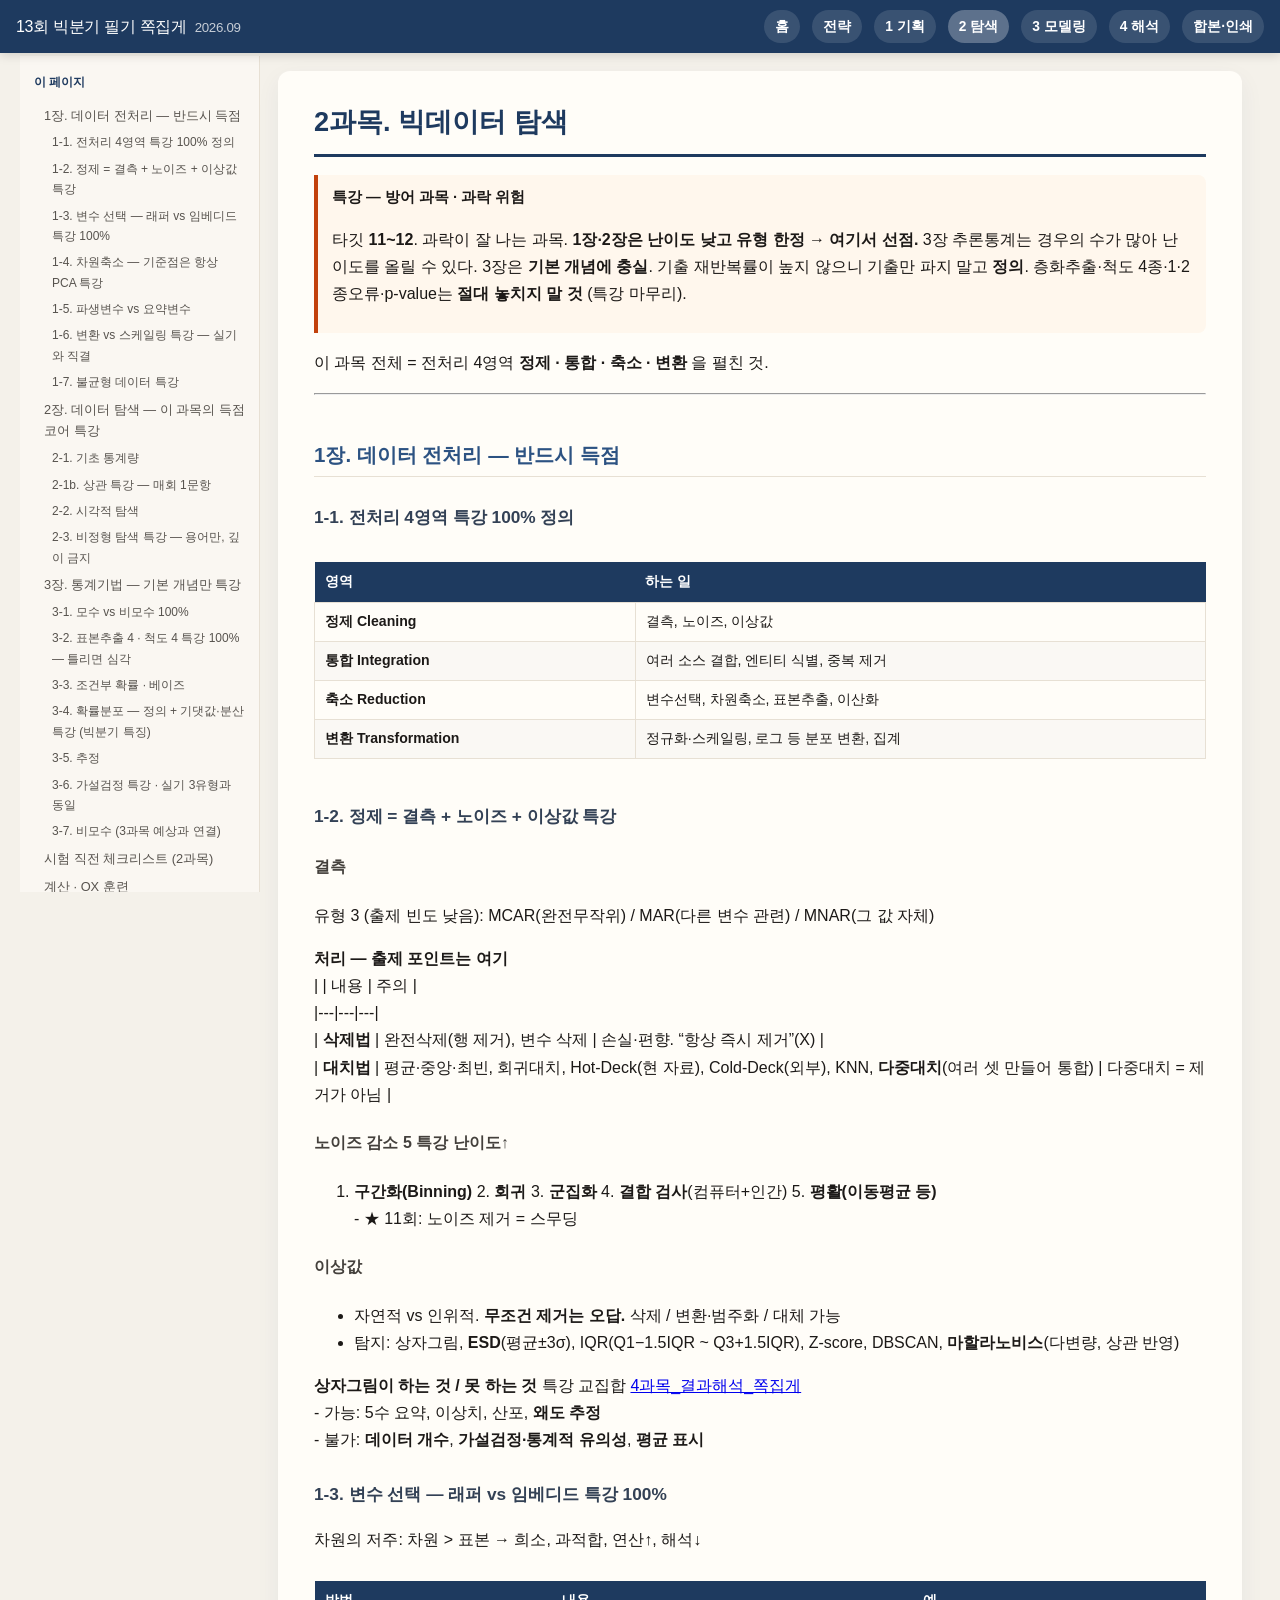
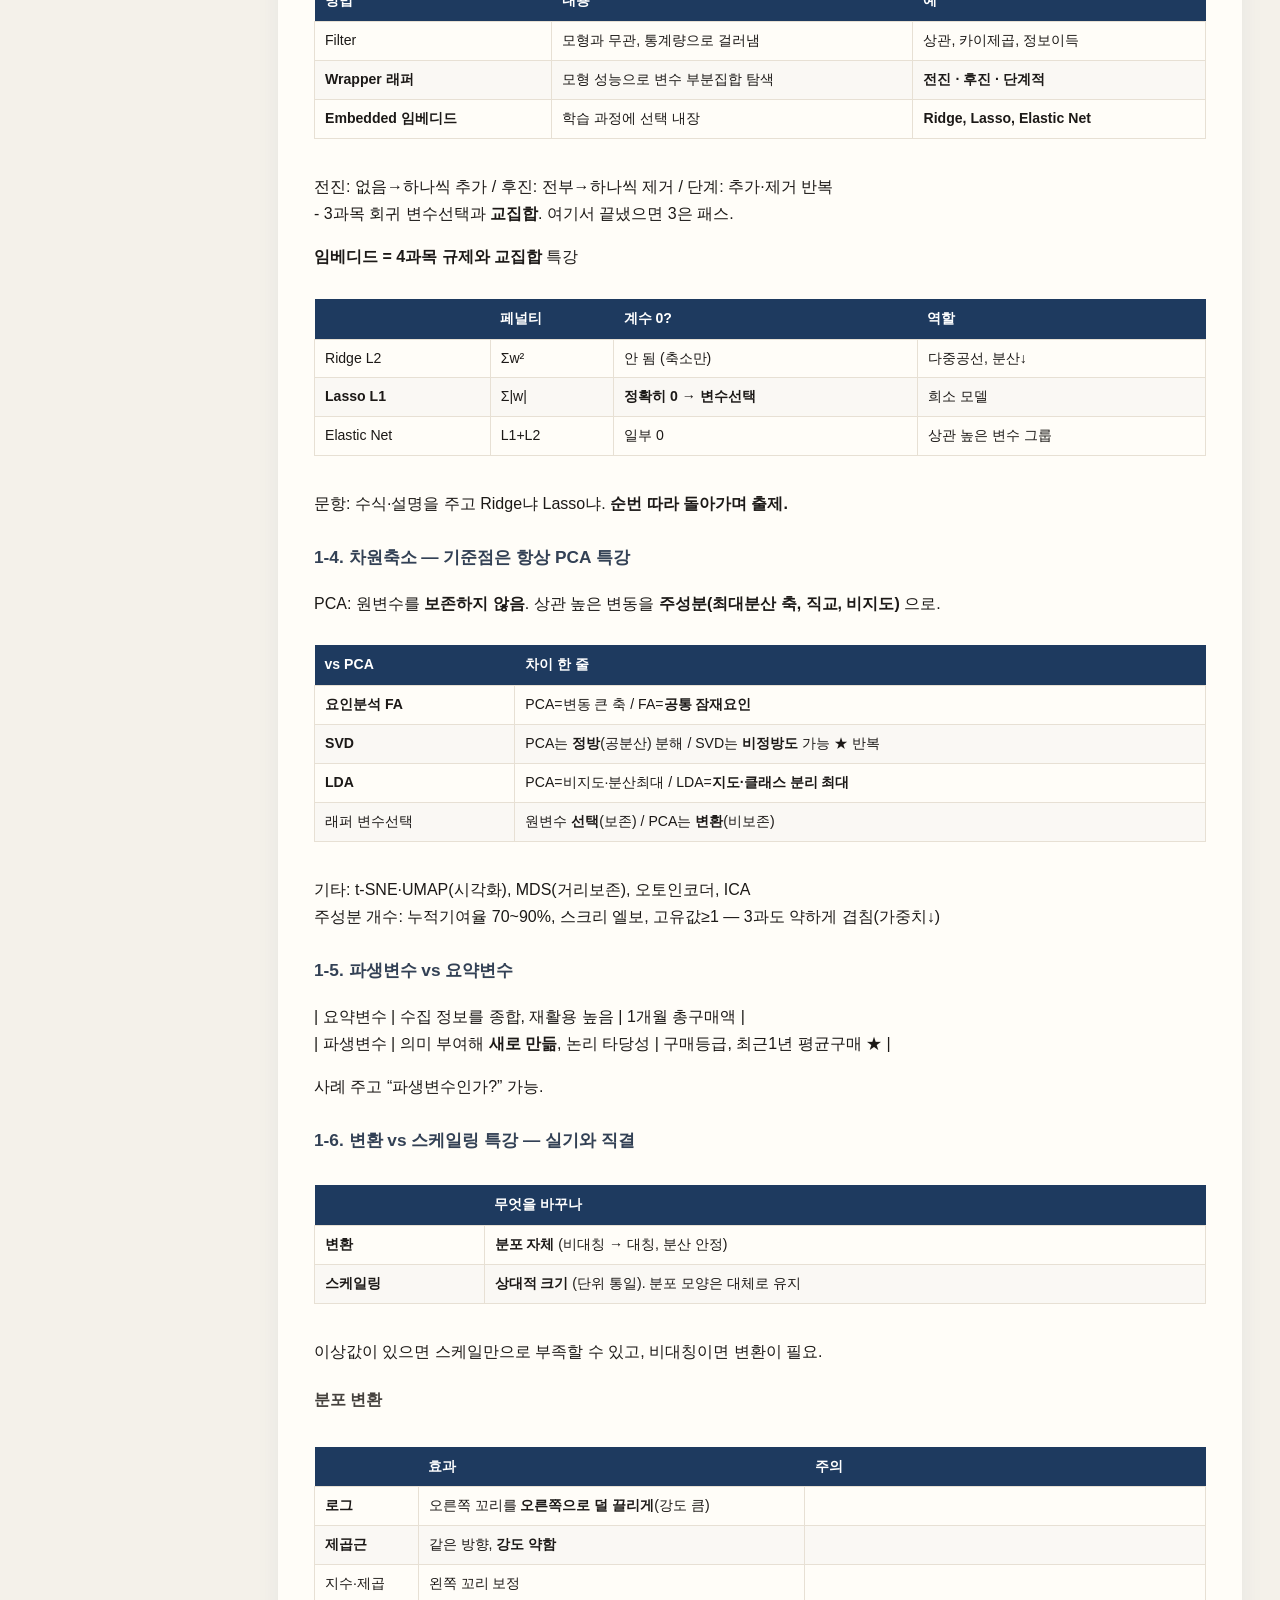
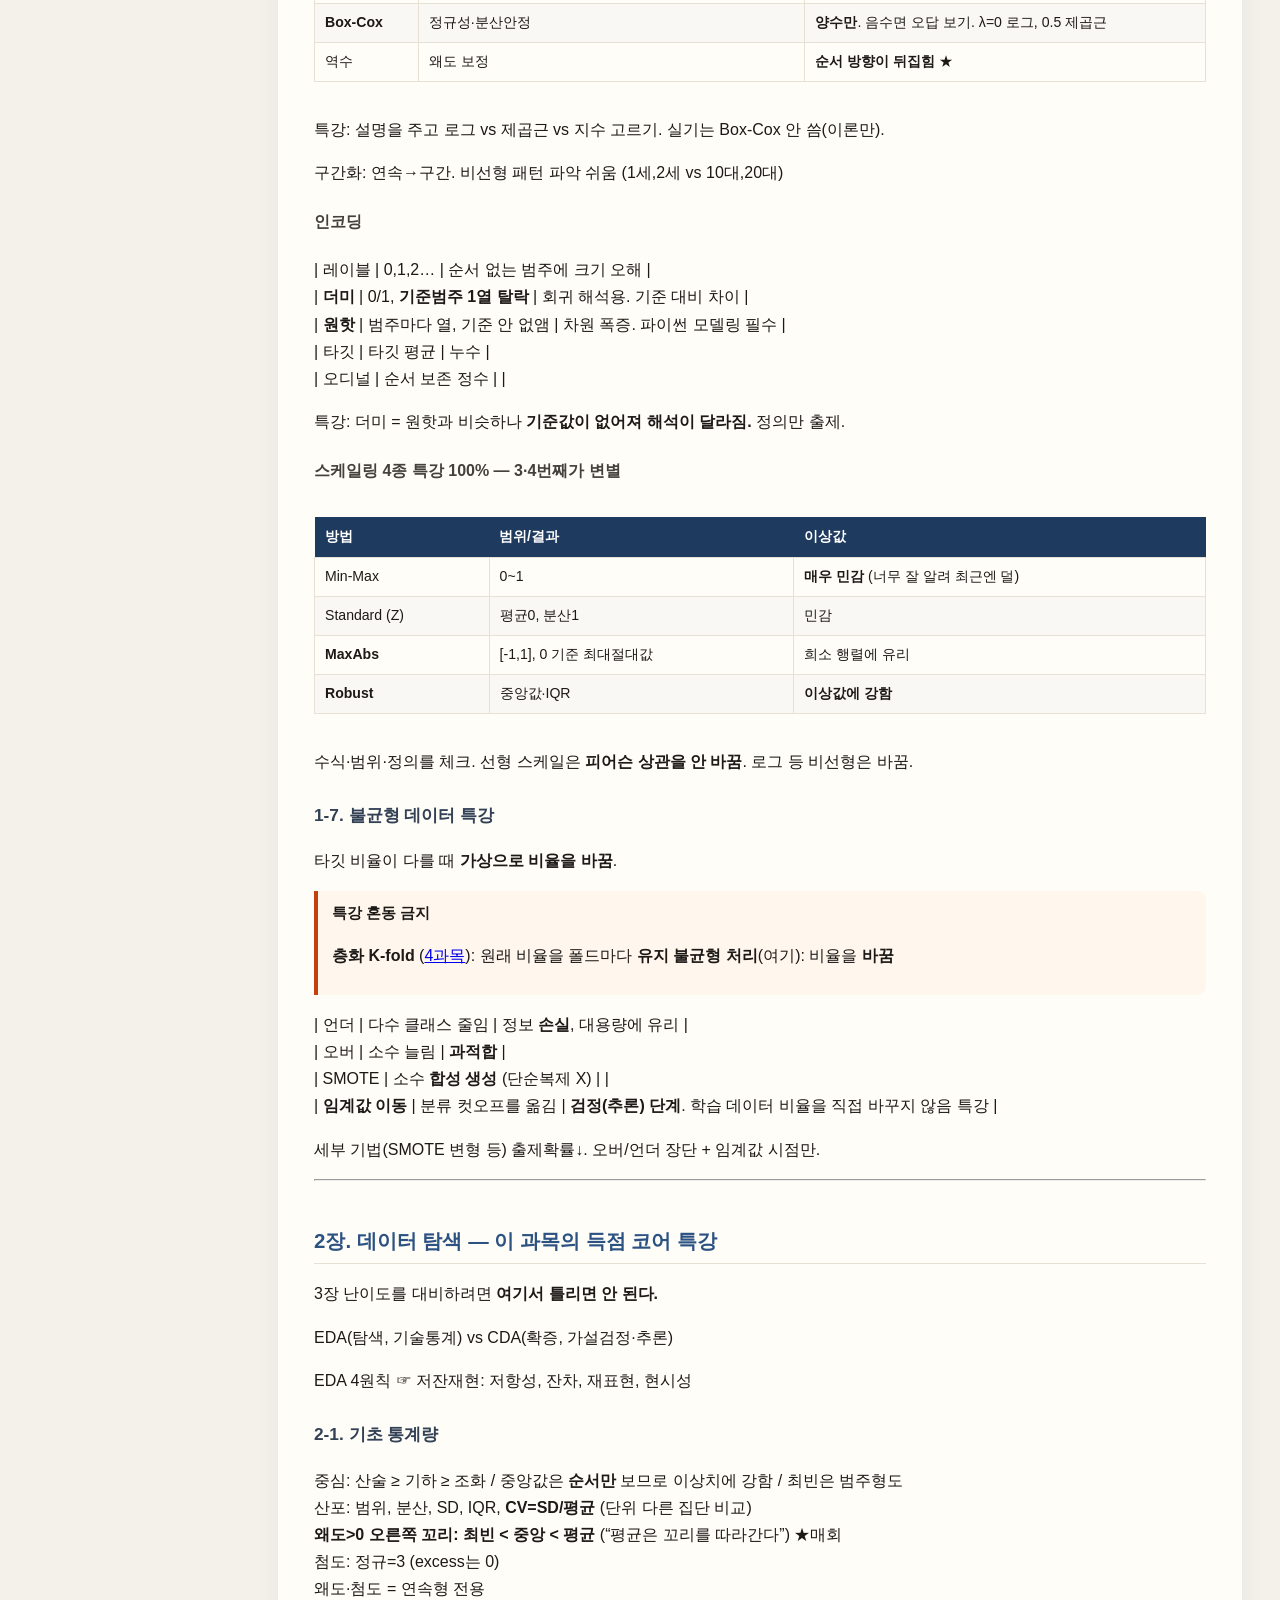
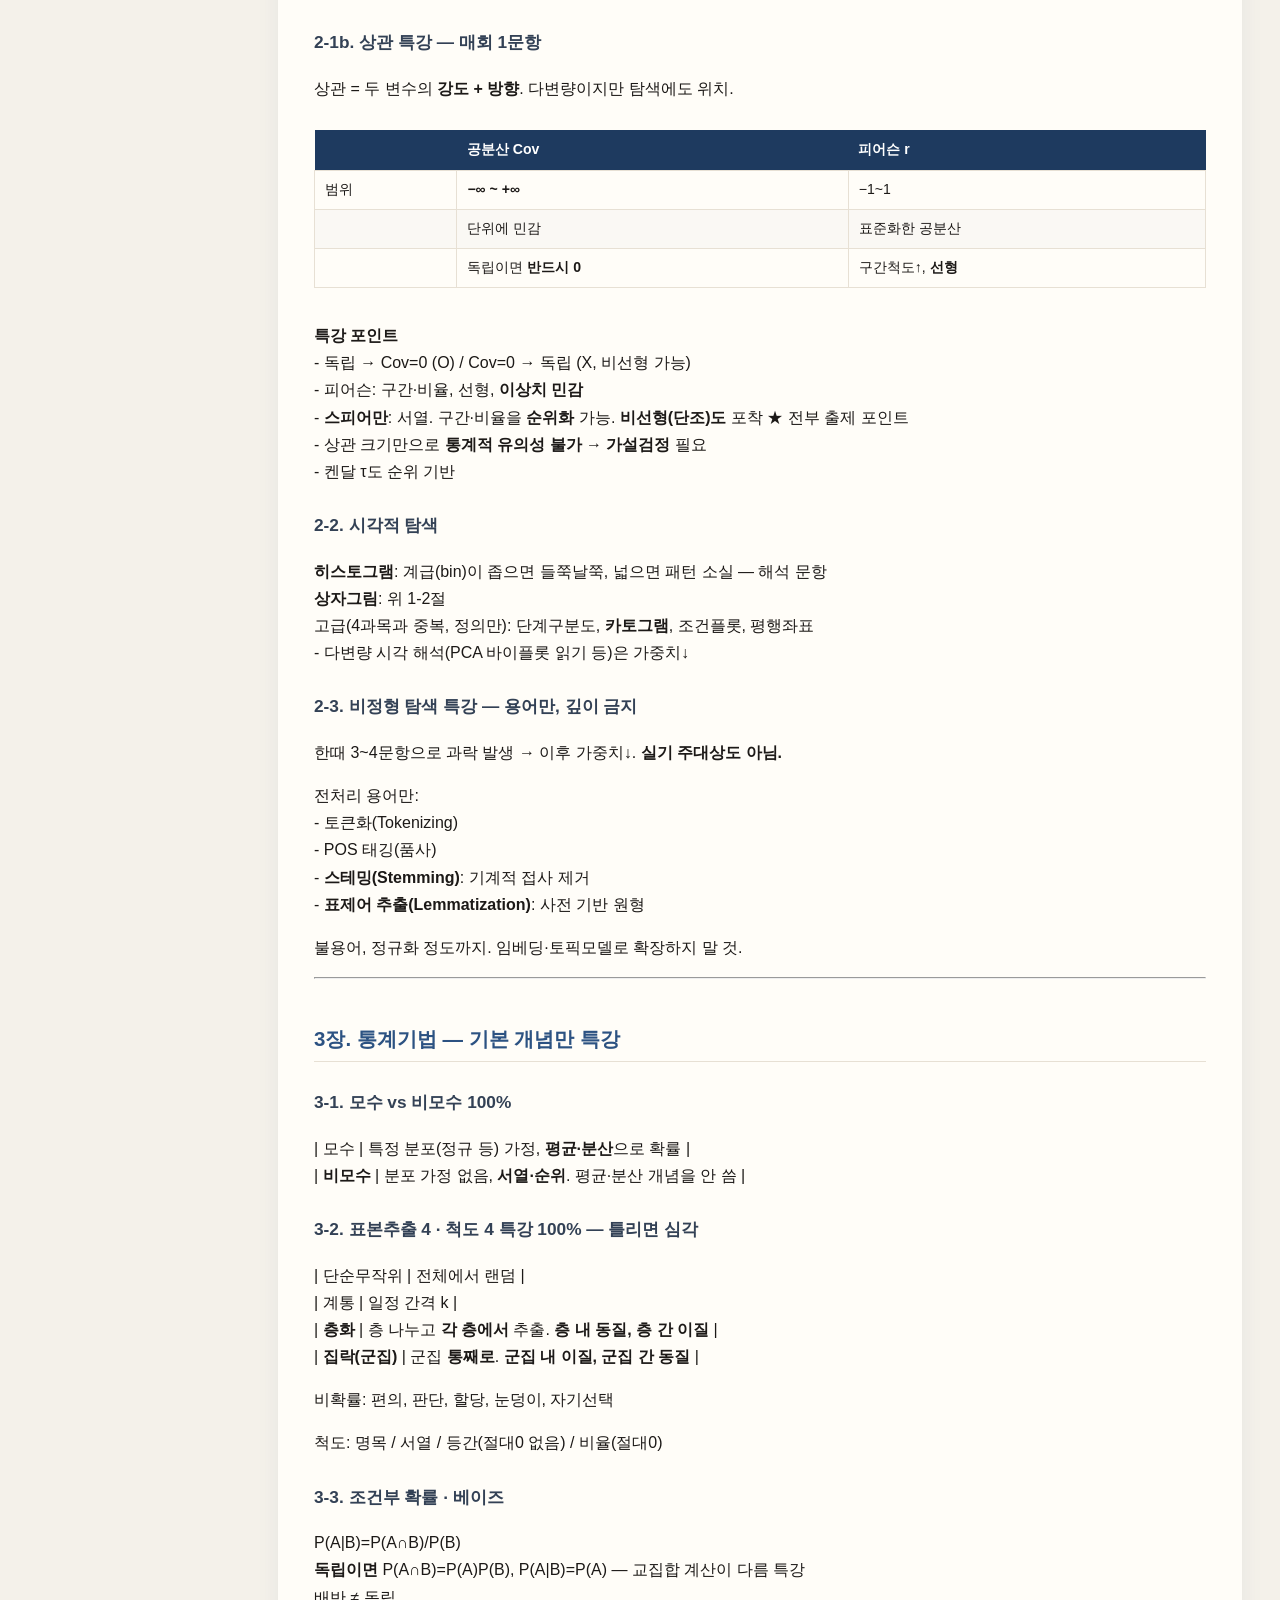
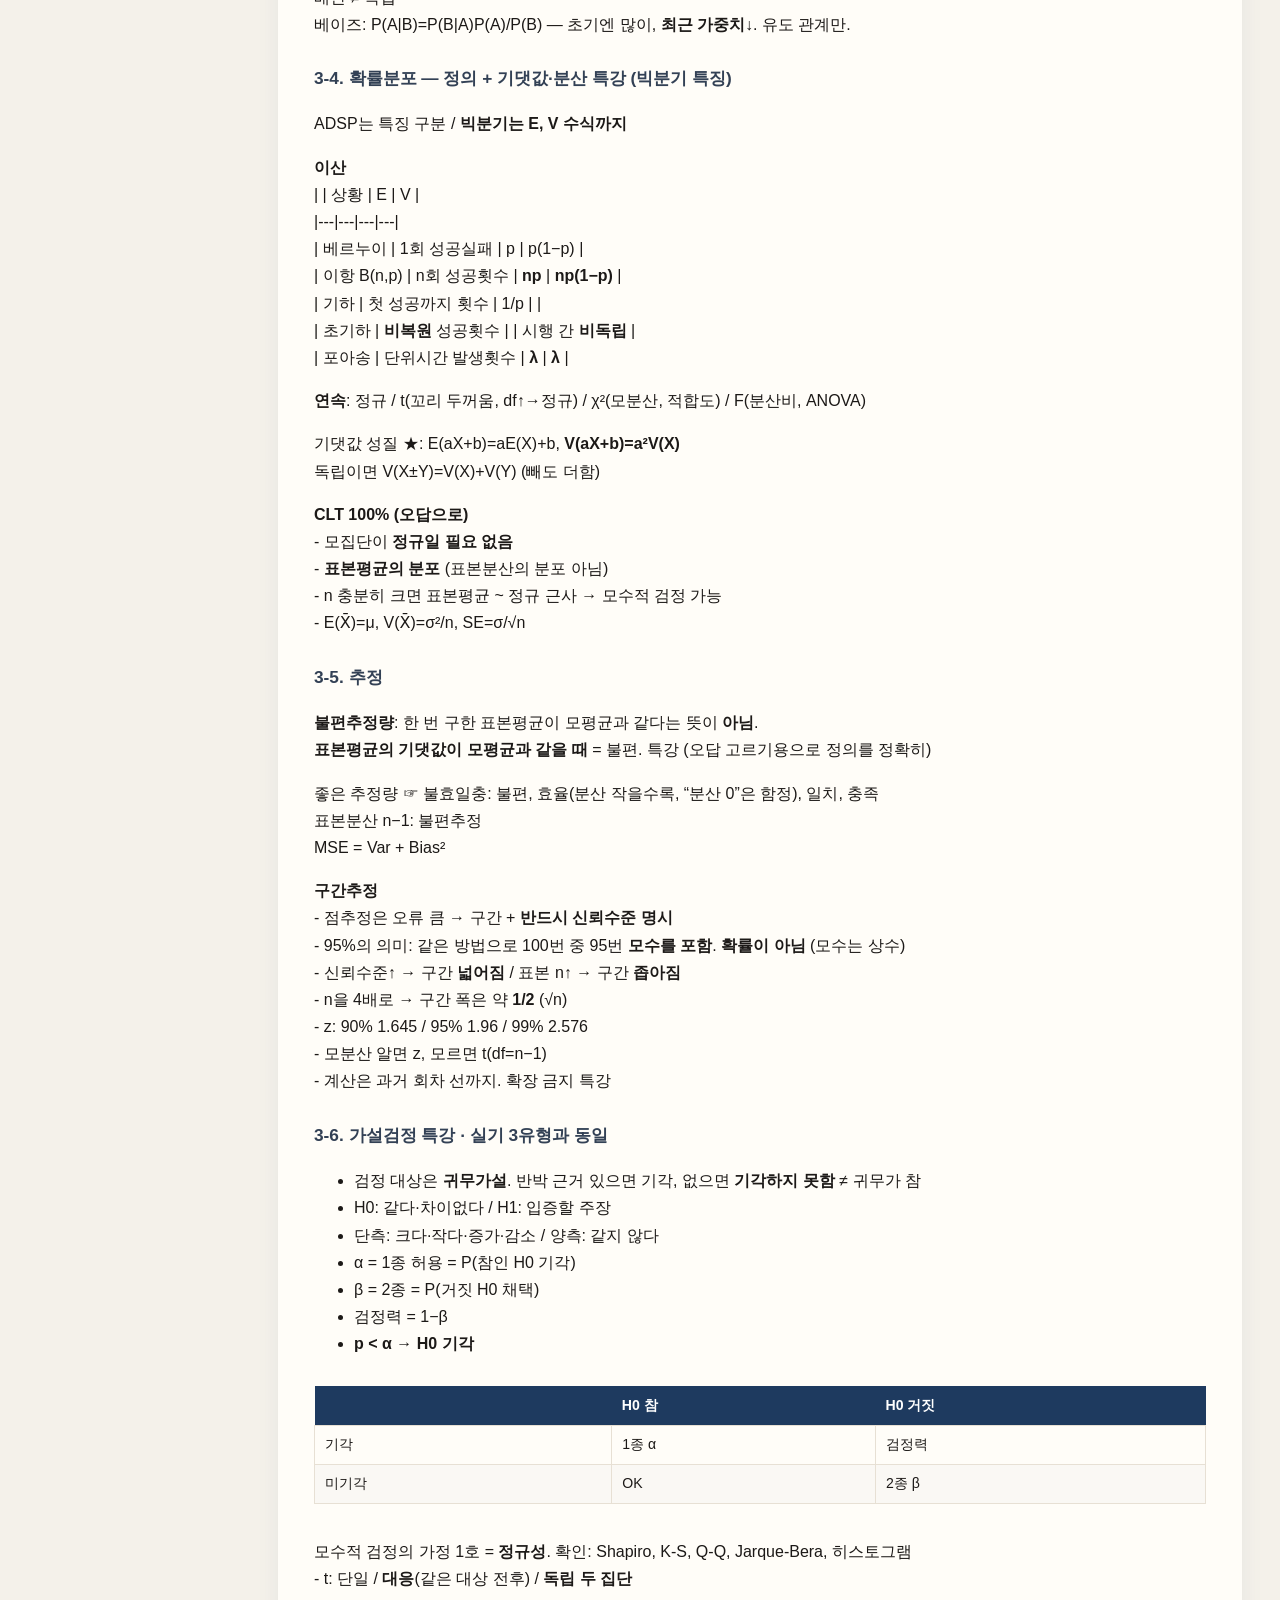
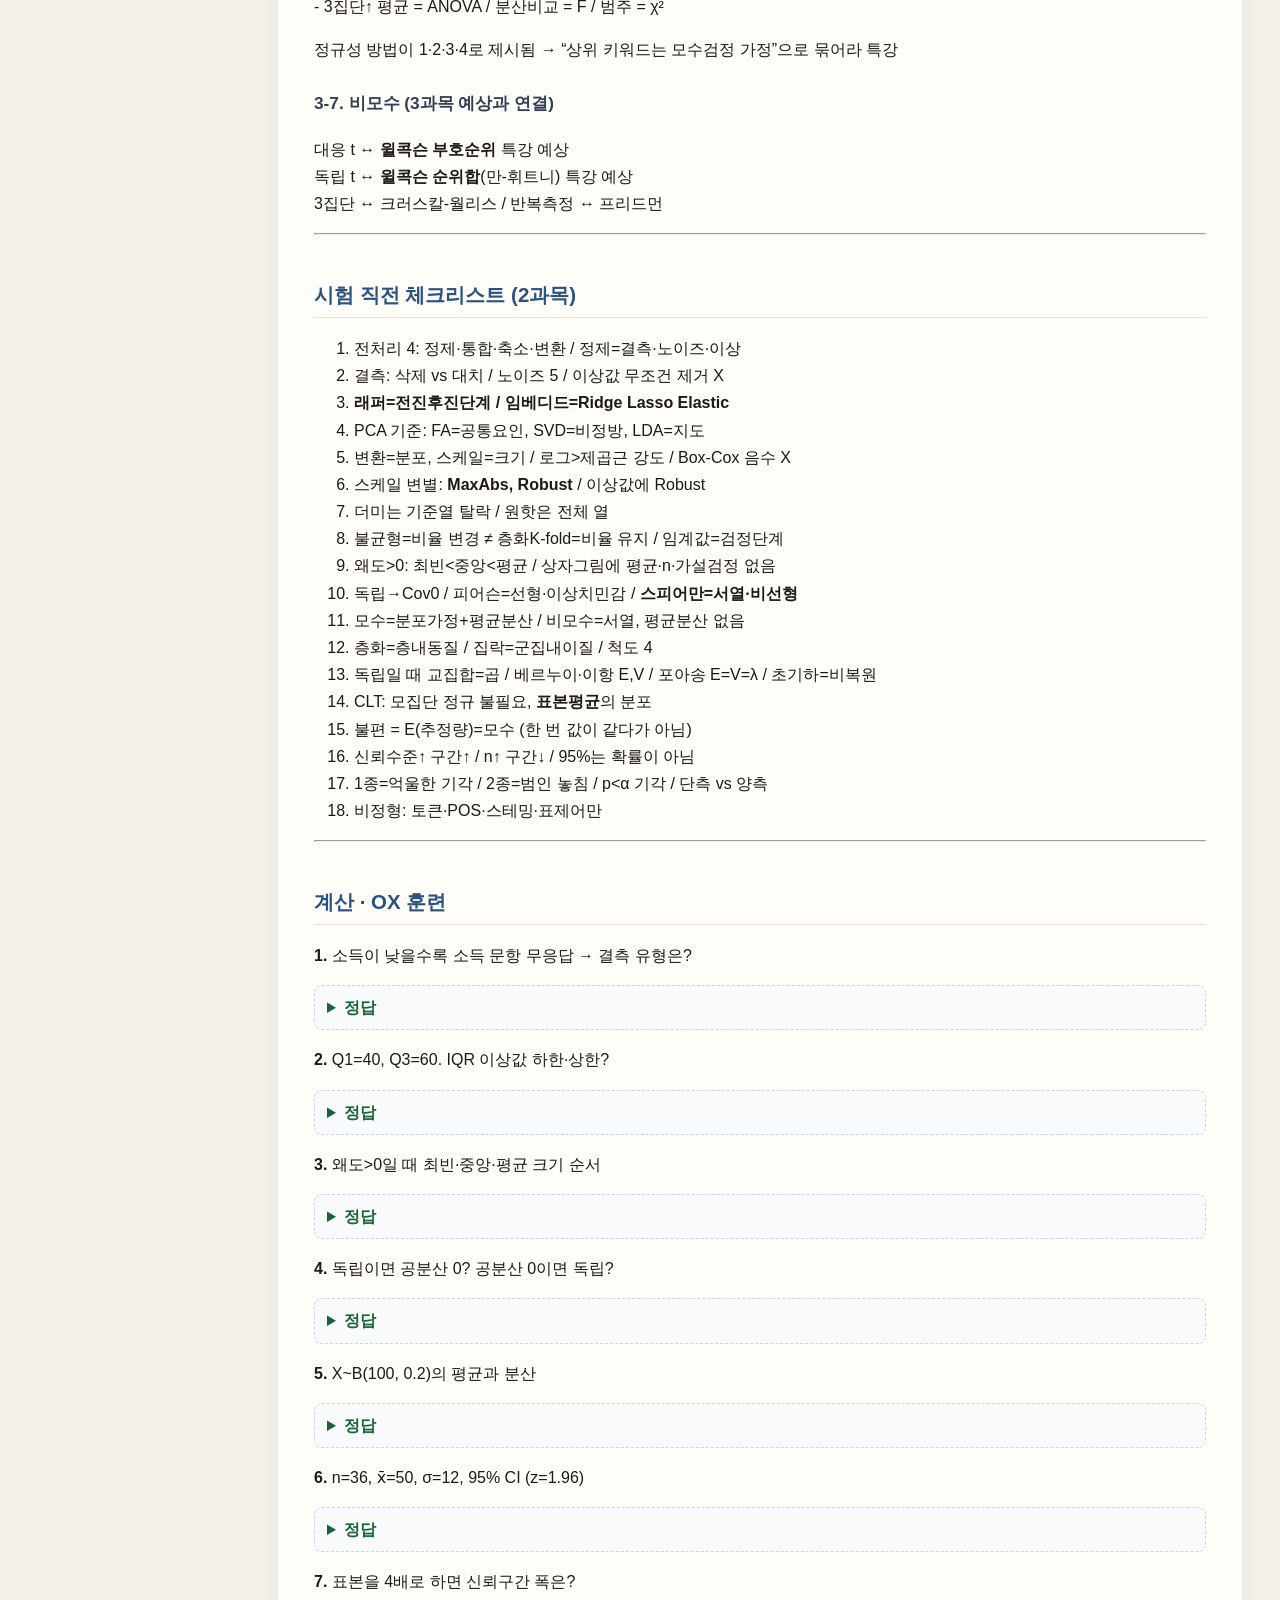
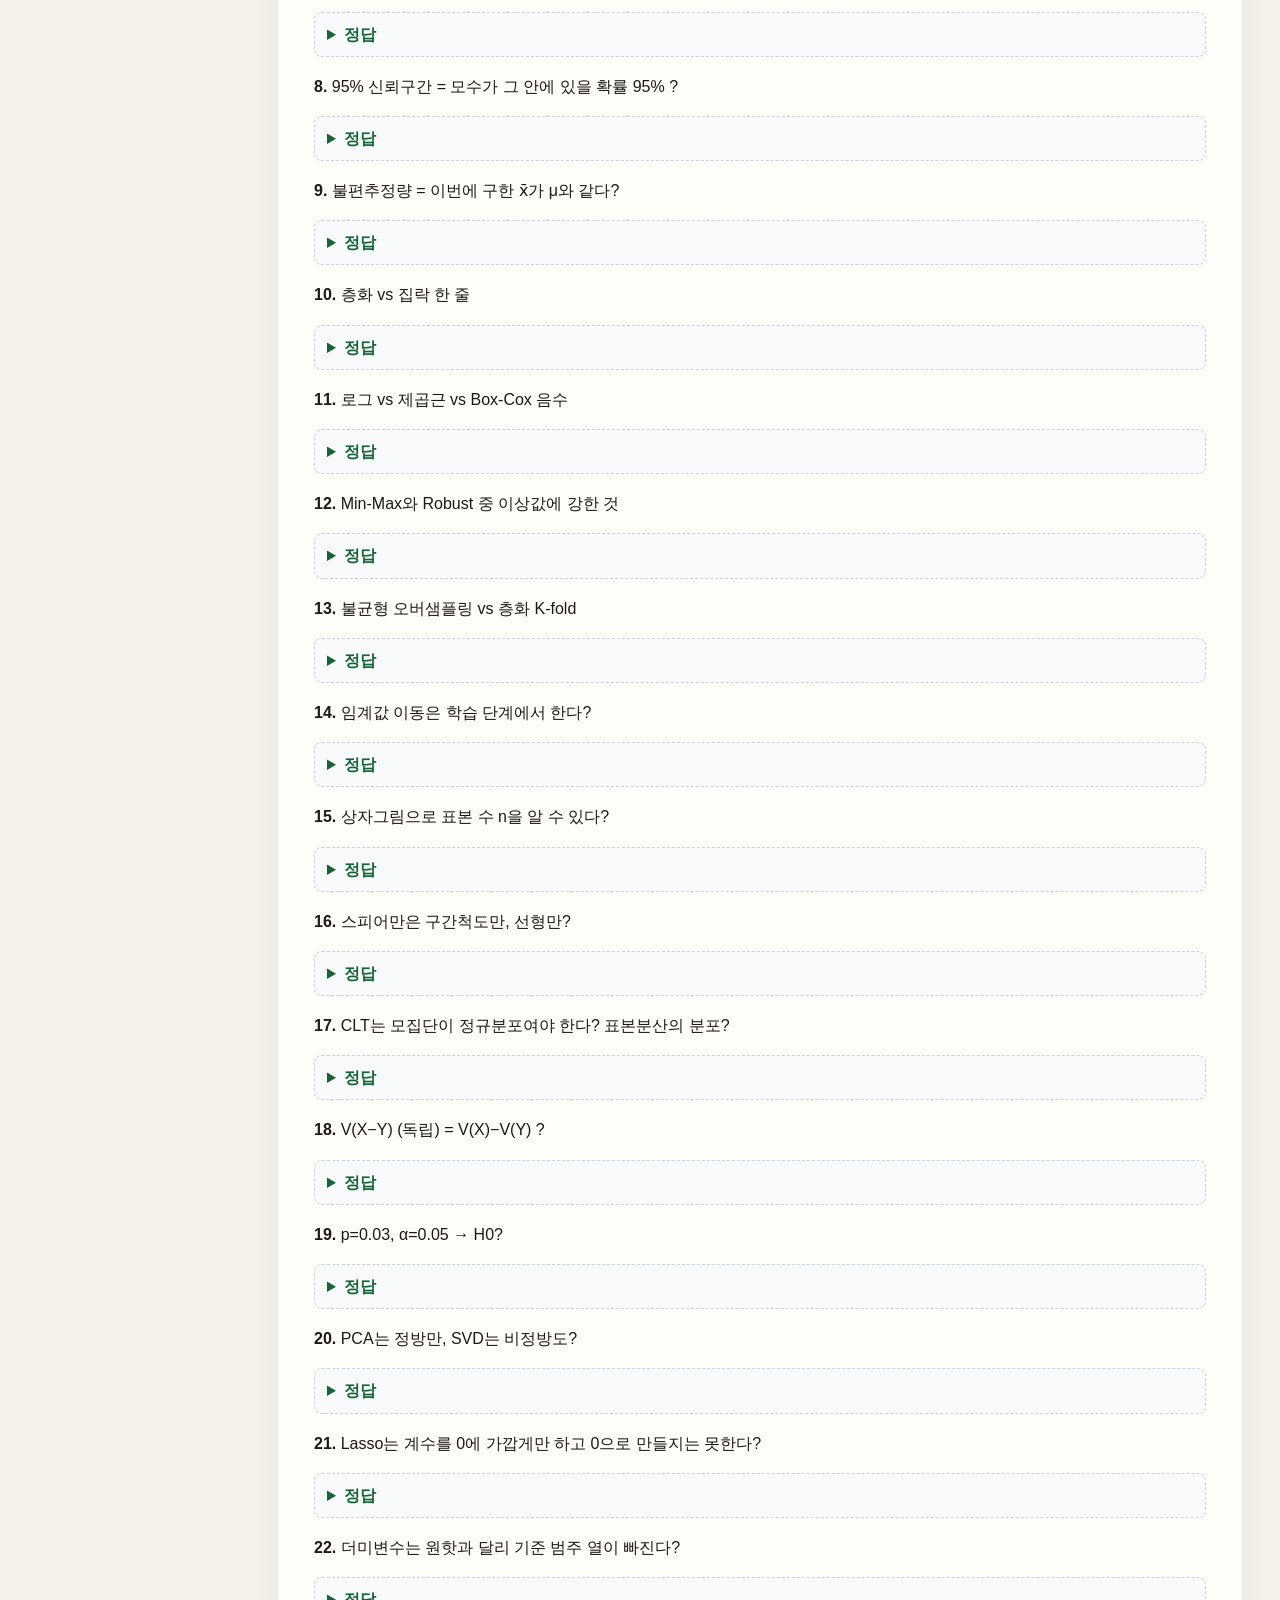
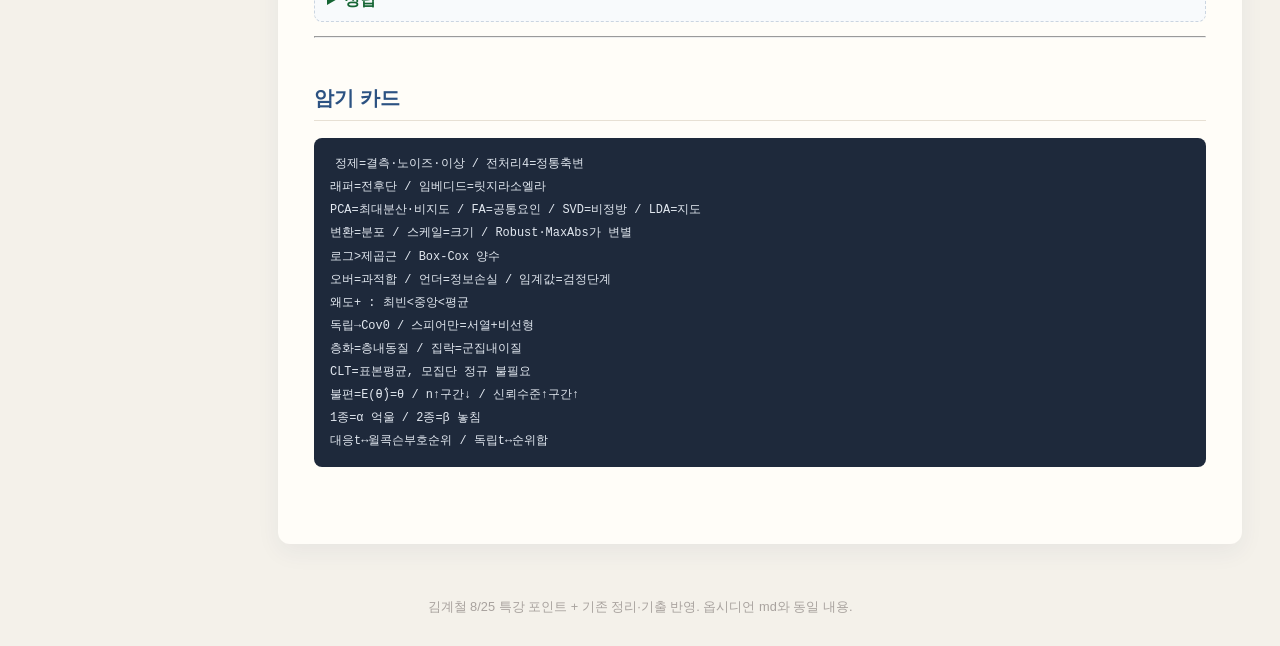
<file: web/2과목.html>
<!DOCTYPE html>
<html lang="ko">
<head>
<meta charset="utf-8">
<meta name="viewport" content="width=device-width, initial-scale=1">
<title>2과목 탐색 — 13회 빅분기 쪽집게</title>
<link rel="stylesheet" href="style.css">
</head>
<body>
<header class="topbar"><div class="brand">13회 빅분기 필기 쪽집게<small>2026.09</small></div><a href="index.html">홈</a><a href="합격전략.html">전략</a><a href="1과목.html">1 기획</a><a href="2과목.html" class="active">2 탐색</a><a href="3과목.html">3 모델링</a><a href="4과목.html">4 해석</a><a href="합본.html">합본·인쇄</a></header>
<div class="layout">
<nav class="toc"><strong>이 페이지</strong>
<a class="h2" href="#1장-데이터-전처리-반드시-득점">1장. 데이터 전처리 — 반드시 득점</a>
<a class="h3" href="#1-1-전처리-4영역-특강-100-정의">1-1. 전처리 4영역 특강 100% 정의</a>
<a class="h3" href="#1-2-정제-결측-노이즈-이상값-특강">1-2. 정제 = 결측 + 노이즈 + 이상값 특강</a>
<a class="h3" href="#1-3-변수-선택-래퍼-vs-임베디드-특강-100">1-3. 변수 선택 — 래퍼 vs 임베디드 특강 100%</a>
<a class="h3" href="#1-4-차원축소-기준점은-항상-PCA-특강">1-4. 차원축소 — 기준점은 항상 PCA 특강</a>
<a class="h3" href="#1-5-파생변수-vs-요약변수">1-5. 파생변수 vs 요약변수</a>
<a class="h3" href="#1-6-변환-vs-스케일링-특강-실기와-직결">1-6. 변환 vs 스케일링 특강 — 실기와 직결</a>
<a class="h3" href="#1-7-불균형-데이터-특강">1-7. 불균형 데이터 특강</a>
<a class="h2" href="#2장-데이터-탐색-이-과목의-득점-코어-특강">2장. 데이터 탐색 — 이 과목의 득점 코어 특강</a>
<a class="h3" href="#2-1-기초-통계량">2-1. 기초 통계량</a>
<a class="h3" href="#2-1b-상관-특강-매회-1문항">2-1b. 상관 특강 — 매회 1문항</a>
<a class="h3" href="#2-2-시각적-탐색">2-2. 시각적 탐색</a>
<a class="h3" href="#2-3-비정형-탐색-특강-용어만-깊이-금지">2-3. 비정형 탐색 특강 — 용어만, 깊이 금지</a>
<a class="h2" href="#3장-통계기법-기본-개념만-특강">3장. 통계기법 — 기본 개념만 특강</a>
<a class="h3" href="#3-1-모수-vs-비모수-100">3-1. 모수 vs 비모수 100%</a>
<a class="h3" href="#3-2-표본추출-4-척도-4-특강-100-틀리면-심각">3-2. 표본추출 4 · 척도 4 특강 100% — 틀리면 심각</a>
<a class="h3" href="#3-3-조건부-확률-베이즈">3-3. 조건부 확률 · 베이즈</a>
<a class="h3" href="#3-4-확률분포-정의-기댓값분산-특강-빅분기-특징">3-4. 확률분포 — 정의 + 기댓값·분산 특강 (빅분기 특징)</a>
<a class="h3" href="#3-5-추정">3-5. 추정</a>
<a class="h3" href="#3-6-가설검정-특강-실기-3유형과-동일">3-6. 가설검정 특강 · 실기 3유형과 동일</a>
<a class="h3" href="#3-7-비모수-3과목-예상과-연결">3-7. 비모수 (3과목 예상과 연결)</a>
<a class="h2" href="#시험-직전-체크리스트-2과목">시험 직전 체크리스트 (2과목)</a>
<a class="h2" href="#계산-OX-훈련">계산 · OX 훈련</a>
<a class="h2" href="#암기-카드">암기 카드</a></nav>
<main class="paper">
<h1>2과목. 빅데이터 탐색</h1>
<div class="callout warning"><div class="callout-title">특강 — 방어 과목 · 과락 위험</div><p>타깃 <strong>11~12</strong>. 과락이 잘 나는 과목. <strong>1장·2장은 난이도 낮고 유형 한정 → 여기서 선점.</strong> 3장 추론통계는 경우의 수가 많아 난이도를 올릴 수 있다.
3장은 <strong>기본 개념에 충실</strong>. 기출 재반복률이 높지 않으니 기출만 파지 말고 <strong>정의</strong>.
층화추출·척도 4종·1·2종오류·p-value는 <strong>절대 놓치지 말 것</strong> (특강 마무리).</p></div>

<p>이 과목 전체 = 전처리 4영역 <strong>정제 · 통합 · 축소 · 변환</strong> 을 펼친 것.</p>
<hr />
<h2 id="1장-데이터-전처리-반드시-득점">1장. 데이터 전처리 — 반드시 득점</h2>
<h3 id="1-1-전처리-4영역-특강-100-정의">1-1. 전처리 4영역 특강 100% 정의</h3>
<div class="table-wrap"><table>
<thead>
<tr>
<th>영역</th>
<th>하는 일</th>
</tr>
</thead>
<tbody>
<tr>
<td><strong>정제 Cleaning</strong></td>
<td>결측, 노이즈, 이상값</td>
</tr>
<tr>
<td><strong>통합 Integration</strong></td>
<td>여러 소스 결합, 엔티티 식별, 중복 제거</td>
</tr>
<tr>
<td><strong>축소 Reduction</strong></td>
<td>변수선택, 차원축소, 표본추출, 이산화</td>
</tr>
<tr>
<td><strong>변환 Transformation</strong></td>
<td>정규화·스케일링, 로그 등 분포 변환, 집계</td>
</tr>
</tbody>
</table></div>
<h3 id="1-2-정제-결측-노이즈-이상값-특강">1-2. 정제 = 결측 + 노이즈 + 이상값 특강</h3>
<h4>결측</h4>
<p>유형 3 (출제 빈도 낮음): MCAR(완전무작위) / MAR(다른 변수 관련) / MNAR(그 값 자체)</p>
<p><strong>처리 — 출제 포인트는 여기</strong><br />
| | 내용 | 주의 |<br />
|---|---|---|<br />
| <strong>삭제법</strong> | 완전삭제(행 제거), 변수 삭제 | 손실·편향. “항상 즉시 제거”(X) |<br />
| <strong>대치법</strong> | 평균·중앙·최빈, 회귀대치, Hot-Deck(현 자료), Cold-Deck(외부), KNN, <strong>다중대치</strong>(여러 셋 만들어 통합) | 다중대치 = 제거가 아님 |</p>
<h4>노이즈 감소 5 특강 난이도↑</h4>
<ol>
<li><strong>구간화(Binning)</strong> 2. <strong>회귀</strong> 3. <strong>군집화</strong> 4. <strong>결합 검사</strong>(컴퓨터+인간) 5. <strong>평활(이동평균 등)</strong><br />
- ★ 11회: 노이즈 제거 = 스무딩</li>
</ol>
<h4>이상값</h4>
<ul>
<li>자연적 vs 인위적. <strong>무조건 제거는 오답.</strong> 삭제 / 변환·범주화 / 대체 가능</li>
<li>탐지: 상자그림, <strong>ESD</strong>(평균±3σ), IQR(Q1−1.5IQR ~ Q3+1.5IQR), Z-score, DBSCAN, <strong>마할라노비스</strong>(다변량, 상관 반영)</li>
</ul>
<p><strong>상자그림이 하는 것 / 못 하는 것</strong> 특강 교집합 <a href="4과목.html">4과목_결과해석_쪽집게</a><br />
- 가능: 5수 요약, 이상치, 산포, <strong>왜도 추정</strong><br />
- 불가: <strong>데이터 개수</strong>, <strong>가설검정·통계적 유의성</strong>, <strong>평균 표시</strong></p>
<h3 id="1-3-변수-선택-래퍼-vs-임베디드-특강-100">1-3. 변수 선택 — 래퍼 vs 임베디드 특강 100%</h3>
<p>차원의 저주: 차원 &gt; 표본 → 희소, 과적합, 연산↑, 해석↓</p>
<div class="table-wrap"><table>
<thead>
<tr>
<th>방법</th>
<th>내용</th>
<th>예</th>
</tr>
</thead>
<tbody>
<tr>
<td>Filter</td>
<td>모형과 무관, 통계량으로 걸러냄</td>
<td>상관, 카이제곱, 정보이득</td>
</tr>
<tr>
<td><strong>Wrapper 래퍼</strong></td>
<td>모형 성능으로 변수 부분집합 탐색</td>
<td><strong>전진 · 후진 · 단계적</strong></td>
</tr>
<tr>
<td><strong>Embedded 임베디드</strong></td>
<td>학습 과정에 선택 내장</td>
<td><strong>Ridge, Lasso, Elastic Net</strong></td>
</tr>
</tbody>
</table></div>
<p>전진: 없음→하나씩 추가 / 후진: 전부→하나씩 제거 / 단계: 추가·제거 반복<br />
- 3과목 회귀 변수선택과 <strong>교집합</strong>. 여기서 끝냈으면 3은 패스.</p>
<p><strong>임베디드 = 4과목 규제와 교집합</strong> 특강</p>
<div class="table-wrap"><table>
<thead>
<tr>
<th></th>
<th>페널티</th>
<th>계수 0?</th>
<th>역할</th>
</tr>
</thead>
<tbody>
<tr>
<td>Ridge L2</td>
<td>Σw²</td>
<td>안 됨 (축소만)</td>
<td>다중공선, 분산↓</td>
</tr>
<tr>
<td><strong>Lasso L1</strong></td>
<td>Σ|w|</td>
<td><strong>정확히 0 → 변수선택</strong></td>
<td>희소 모델</td>
</tr>
<tr>
<td>Elastic Net</td>
<td>L1+L2</td>
<td>일부 0</td>
<td>상관 높은 변수 그룹</td>
</tr>
</tbody>
</table></div>
<p>문항: 수식·설명을 주고 Ridge냐 Lasso냐. <strong>순번 따라 돌아가며 출제.</strong></p>
<h3 id="1-4-차원축소-기준점은-항상-PCA-특강">1-4. 차원축소 — 기준점은 항상 PCA 특강</h3>
<p>PCA: 원변수를 <strong>보존하지 않음</strong>. 상관 높은 변동을 <strong>주성분(최대분산 축, 직교, 비지도)</strong> 으로.</p>
<div class="table-wrap"><table>
<thead>
<tr>
<th>vs PCA</th>
<th>차이 한 줄</th>
</tr>
</thead>
<tbody>
<tr>
<td><strong>요인분석 FA</strong></td>
<td>PCA=변동 큰 축 / FA=<strong>공통 잠재요인</strong></td>
</tr>
<tr>
<td><strong>SVD</strong></td>
<td>PCA는 <strong>정방</strong>(공분산) 분해 / SVD는 <strong>비정방도</strong> 가능 ★ 반복</td>
</tr>
<tr>
<td><strong>LDA</strong></td>
<td>PCA=비지도·분산최대 / LDA=<strong>지도·클래스 분리 최대</strong></td>
</tr>
<tr>
<td>래퍼 변수선택</td>
<td>원변수 <strong>선택</strong>(보존) / PCA는 <strong>변환</strong>(비보존)</td>
</tr>
</tbody>
</table></div>
<p>기타: t-SNE·UMAP(시각화), MDS(거리보존), 오토인코더, ICA<br />
주성분 개수: 누적기여율 70~90%, 스크리 엘보, 고유값≥1 — 3과도 약하게 겹침(가중치↓)</p>
<h3 id="1-5-파생변수-vs-요약변수">1-5. 파생변수 vs 요약변수</h3>
<p>| 요약변수 | 수집 정보를 종합, 재활용 높음 | 1개월 총구매액 |<br />
| 파생변수 | 의미 부여해 <strong>새로 만듦</strong>, 논리 타당성 | 구매등급, 최근1년 평균구매 ★ |</p>
<p>사례 주고 “파생변수인가?” 가능.</p>
<h3 id="1-6-변환-vs-스케일링-특강-실기와-직결">1-6. 변환 vs 스케일링 특강 — 실기와 직결</h3>
<div class="table-wrap"><table>
<thead>
<tr>
<th></th>
<th>무엇을 바꾸나</th>
</tr>
</thead>
<tbody>
<tr>
<td><strong>변환</strong></td>
<td><strong>분포 자체</strong> (비대칭 → 대칭, 분산 안정)</td>
</tr>
<tr>
<td><strong>스케일링</strong></td>
<td><strong>상대적 크기</strong> (단위 통일). 분포 모양은 대체로 유지</td>
</tr>
</tbody>
</table></div>
<p>이상값이 있으면 스케일만으로 부족할 수 있고, 비대칭이면 변환이 필요.</p>
<h4>분포 변환</h4>
<div class="table-wrap"><table>
<thead>
<tr>
<th></th>
<th>효과</th>
<th>주의</th>
</tr>
</thead>
<tbody>
<tr>
<td><strong>로그</strong></td>
<td>오른쪽 꼬리를 <strong>오른쪽으로 덜 끌리게</strong>(강도 큼)</td>
<td></td>
</tr>
<tr>
<td><strong>제곱근</strong></td>
<td>같은 방향, <strong>강도 약함</strong></td>
<td></td>
</tr>
<tr>
<td>지수·제곱</td>
<td>왼쪽 꼬리 보정</td>
<td></td>
</tr>
<tr>
<td><strong>Box-Cox</strong></td>
<td>정규성·분산안정</td>
<td><strong>양수만</strong>. 음수면 오답 보기. λ=0 로그, 0.5 제곱근</td>
</tr>
<tr>
<td>역수</td>
<td>왜도 보정</td>
<td><strong>순서 방향이 뒤집힘</strong> ★</td>
</tr>
</tbody>
</table></div>
<p>특강: 설명을 주고 로그 vs 제곱근 vs 지수 고르기. 실기는 Box-Cox 안 씀(이론만).</p>
<p>구간화: 연속→구간. 비선형 패턴 파악 쉬움 (1세,2세 vs 10대,20대)</p>
<h4>인코딩</h4>
<p>| 레이블 | 0,1,2… | 순서 없는 범주에 크기 오해 |<br />
| <strong>더미</strong> | 0/1, <strong>기준범주 1열 탈락</strong> | 회귀 해석용. 기준 대비 차이 |<br />
| <strong>원핫</strong> | 범주마다 열, 기준 안 없앰 | 차원 폭증. 파이썬 모델링 필수 |<br />
| 타깃 | 타깃 평균 | 누수 |<br />
| 오디널 | 순서 보존 정수 | |</p>
<p>특강: 더미 = 원핫과 비슷하나 <strong>기준값이 없어져 해석이 달라짐.</strong> 정의만 출제.</p>
<h4>스케일링 4종 특강 100% — 3·4번째가 변별</h4>
<div class="table-wrap"><table>
<thead>
<tr>
<th>방법</th>
<th>범위/결과</th>
<th>이상값</th>
</tr>
</thead>
<tbody>
<tr>
<td>Min-Max</td>
<td>0~1</td>
<td><strong>매우 민감</strong> (너무 잘 알려 최근엔 덜)</td>
</tr>
<tr>
<td>Standard (Z)</td>
<td>평균0, 분산1</td>
<td>민감</td>
</tr>
<tr>
<td><strong>MaxAbs</strong></td>
<td>[-1,1], 0 기준 최대절대값</td>
<td>희소 행렬에 유리</td>
</tr>
<tr>
<td><strong>Robust</strong></td>
<td>중앙값·IQR</td>
<td><strong>이상값에 강함</strong></td>
</tr>
</tbody>
</table></div>
<p>수식·범위·정의를 체크. 선형 스케일은 <strong>피어슨 상관을 안 바꿈</strong>. 로그 등 비선형은 바꿈.</p>
<h3 id="1-7-불균형-데이터-특강">1-7. 불균형 데이터 특강</h3>
<p>타깃 비율이 다를 때 <strong>가상으로 비율을 바꿈</strong>.</p>
<div class="callout warning"><div class="callout-title">특강 혼동 금지</div><p><strong>층화 K-fold</strong> (<a href="4과목.html">4과목</a>): 원래 비율을 폴드마다 <strong>유지</strong>
<strong>불균형 처리</strong>(여기): 비율을 <strong>바꿈</strong></p></div>

<p>| 언더 | 다수 클래스 줄임 | 정보 <strong>손실</strong>, 대용량에 유리 |<br />
| 오버 | 소수 늘림 | <strong>과적합</strong> |<br />
| SMOTE | 소수 <strong>합성 생성</strong> (단순복제 X) | |<br />
| <strong>임계값 이동</strong> | 분류 컷오프를 옮김 | <strong>검정(추론) 단계</strong>. 학습 데이터 비율을 직접 바꾸지 않음 특강 |</p>
<p>세부 기법(SMOTE 변형 등) 출제확률↓. 오버/언더 장단 + 임계값 시점만.</p>
<hr />
<h2 id="2장-데이터-탐색-이-과목의-득점-코어-특강">2장. 데이터 탐색 — 이 과목의 득점 코어 특강</h2>
<p>3장 난이도를 대비하려면 <strong>여기서 틀리면 안 된다.</strong></p>
<p>EDA(탐색, 기술통계) vs CDA(확증, 가설검정·추론)</p>
<p>EDA 4원칙 ☞ 저잔재현: 저항성, 잔차, 재표현, 현시성</p>
<h3 id="2-1-기초-통계량">2-1. 기초 통계량</h3>
<p>중심: 산술 ≥ 기하 ≥ 조화 / 중앙값은 <strong>순서만</strong> 보므로 이상치에 강함 / 최빈은 범주형도<br />
산포: 범위, 분산, SD, IQR, <strong>CV=SD/평균</strong> (단위 다른 집단 비교)<br />
<strong>왜도&gt;0 오른쪽 꼬리: 최빈 &lt; 중앙 &lt; 평균</strong> (“평균은 꼬리를 따라간다”) ★매회<br />
첨도: 정규=3 (excess는 0)<br />
왜도·첨도 = 연속형 전용</p>
<h3 id="2-1b-상관-특강-매회-1문항">2-1b. 상관 특강 — 매회 1문항</h3>
<p>상관 = 두 변수의 <strong>강도 + 방향</strong>. 다변량이지만 탐색에도 위치.</p>
<div class="table-wrap"><table>
<thead>
<tr>
<th></th>
<th>공분산 Cov</th>
<th>피어슨 r</th>
</tr>
</thead>
<tbody>
<tr>
<td>범위</td>
<td><strong>−∞ ~ +∞</strong></td>
<td>−1~1</td>
</tr>
<tr>
<td></td>
<td>단위에 민감</td>
<td>표준화한 공분산</td>
</tr>
<tr>
<td></td>
<td>독립이면 <strong>반드시 0</strong></td>
<td>구간척도↑, <strong>선형</strong></td>
</tr>
</tbody>
</table></div>
<p><strong>특강 포인트</strong><br />
- 독립 → Cov=0 (O) / Cov=0 → 독립 (X, 비선형 가능)<br />
- 피어슨: 구간·비율, 선형, <strong>이상치 민감</strong><br />
- <strong>스피어만</strong>: 서열. 구간·비율을 <strong>순위화</strong> 가능. <strong>비선형(단조)도</strong> 포착 ★ 전부 출제 포인트<br />
- 상관 크기만으로 <strong>통계적 유의성 불가 → 가설검정</strong> 필요<br />
- 켄달 τ도 순위 기반</p>
<h3 id="2-2-시각적-탐색">2-2. 시각적 탐색</h3>
<p><strong>히스토그램</strong>: 계급(bin)이 좁으면 들쭉날쭉, 넓으면 패턴 소실 — 해석 문항<br />
<strong>상자그림</strong>: 위 1-2절<br />
고급(4과목과 중복, 정의만): 단계구분도, <strong>카토그램</strong>, 조건플롯, 평행좌표<br />
- 다변량 시각 해석(PCA 바이플롯 읽기 등)은 가중치↓</p>
<h3 id="2-3-비정형-탐색-특강-용어만-깊이-금지">2-3. 비정형 탐색 특강 — 용어만, 깊이 금지</h3>
<p>한때 3~4문항으로 과락 발생 → 이후 가중치↓. <strong>실기 주대상도 아님.</strong></p>
<p>전처리 용어만:<br />
- 토큰화(Tokenizing)<br />
- POS 태깅(품사)<br />
- <strong>스테밍(Stemming)</strong>: 기계적 접사 제거<br />
- <strong>표제어 추출(Lemmatization)</strong>: 사전 기반 원형</p>
<p>불용어, 정규화 정도까지. 임베딩·토픽모델로 확장하지 말 것.</p>
<hr />
<h2 id="3장-통계기법-기본-개념만-특강">3장. 통계기법 — 기본 개념만 특강</h2>
<h3 id="3-1-모수-vs-비모수-100">3-1. 모수 vs 비모수 100%</h3>
<p>| 모수 | 특정 분포(정규 등) 가정, <strong>평균·분산</strong>으로 확률 |<br />
| <strong>비모수</strong> | 분포 가정 없음, <strong>서열·순위</strong>. 평균·분산 개념을 안 씀 |</p>
<h3 id="3-2-표본추출-4-척도-4-특강-100-틀리면-심각">3-2. 표본추출 4 · 척도 4 특강 100% — 틀리면 심각</h3>
<p>| 단순무작위 | 전체에서 랜덤 |<br />
| 계통 | 일정 간격 k |<br />
| <strong>층화</strong> | 층 나누고 <strong>각 층에서</strong> 추출. <strong>층 내 동질, 층 간 이질</strong> |<br />
| <strong>집락(군집)</strong> | 군집 <strong>통째로</strong>. <strong>군집 내 이질, 군집 간 동질</strong> |</p>
<p>비확률: 편의, 판단, 할당, 눈덩이, 자기선택</p>
<p>척도: 명목 / 서열 / 등간(절대0 없음) / 비율(절대0)</p>
<h3 id="3-3-조건부-확률-베이즈">3-3. 조건부 확률 · 베이즈</h3>
<p>P(A|B)=P(A∩B)/P(B)<br />
<strong>독립이면</strong> P(A∩B)=P(A)P(B), P(A|B)=P(A) — 교집합 계산이 다름 특강<br />
배반 ≠ 독립<br />
베이즈: P(A|B)=P(B|A)P(A)/P(B) — 초기엔 많이, <strong>최근 가중치↓</strong>. 유도 관계만.</p>
<h3 id="3-4-확률분포-정의-기댓값분산-특강-빅분기-특징">3-4. 확률분포 — 정의 + 기댓값·분산 특강 (빅분기 특징)</h3>
<p>ADSP는 특징 구분 / <strong>빅분기는 E, V 수식까지</strong></p>
<p><strong>이산</strong><br />
| | 상황 | E | V |<br />
|---|---|---|---|<br />
| 베르누이 | 1회 성공실패 | p | p(1−p) |<br />
| 이항 B(n,p) | n회 성공횟수 | <strong>np</strong> | <strong>np(1−p)</strong> |<br />
| 기하 | 첫 성공까지 횟수 | 1/p | |<br />
| 초기하 | <strong>비복원</strong> 성공횟수 | | 시행 간 <strong>비독립</strong> |<br />
| 포아송 | 단위시간 발생횟수 | <strong>λ</strong> | <strong>λ</strong> |</p>
<p><strong>연속</strong>: 정규 / t(꼬리 두꺼움, df↑→정규) / χ²(모분산, 적합도) / F(분산비, ANOVA)</p>
<p>기댓값 성질 ★: E(aX+b)=aE(X)+b, <strong>V(aX+b)=a²V(X)</strong><br />
독립이면 V(X±Y)=V(X)+V(Y) (빼도 더함)</p>
<p><strong>CLT 100% (오답으로)</strong><br />
- 모집단이 <strong>정규일 필요 없음</strong><br />
- <strong>표본평균의 분포</strong> (표본분산의 분포 아님)<br />
- n 충분히 크면 표본평균 ~ 정규 근사 → 모수적 검정 가능<br />
- E(X̄)=μ, V(X̄)=σ²/n, SE=σ/√n</p>
<h3 id="3-5-추정">3-5. 추정</h3>
<p><strong>불편추정량</strong>: 한 번 구한 표본평균이 모평균과 같다는 뜻이 <strong>아님</strong>.<br />
<strong>표본평균의 기댓값이 모평균과 같을 때</strong> = 불편. 특강 (오답 고르기용으로 정의를 정확히)</p>
<p>좋은 추정량 ☞ 불효일충: 불편, 효율(분산 작을수록, “분산 0”은 함정), 일치, 충족<br />
표본분산 n−1: 불편추정<br />
MSE = Var + Bias²</p>
<p><strong>구간추정</strong><br />
- 점추정은 오류 큼 → 구간 + <strong>반드시 신뢰수준 명시</strong><br />
- 95%의 의미: 같은 방법으로 100번 중 95번 <strong>모수를 포함</strong>. <strong>확률이 아님</strong> (모수는 상수)<br />
- 신뢰수준↑ → 구간 <strong>넓어짐</strong> / 표본 n↑ → 구간 <strong>좁아짐</strong><br />
- n을 4배로 → 구간 폭은 약 <strong>1/2</strong> (√n)<br />
- z: 90% 1.645 / 95% 1.96 / 99% 2.576<br />
- 모분산 알면 z, 모르면 t(df=n−1)<br />
- 계산은 과거 회차 선까지. 확장 금지 특강</p>
<h3 id="3-6-가설검정-특강-실기-3유형과-동일">3-6. 가설검정 특강 · 실기 3유형과 동일</h3>
<ul>
<li>검정 대상은 <strong>귀무가설</strong>. 반박 근거 있으면 기각, 없으면 <strong>기각하지 못함</strong> ≠ 귀무가 참</li>
<li>H0: 같다·차이없다 / H1: 입증할 주장</li>
<li>단측: 크다·작다·증가·감소 / 양측: 같지 않다</li>
<li>α = 1종 허용 = P(참인 H0 기각)</li>
<li>β = 2종 = P(거짓 H0 채택)</li>
<li>검정력 = 1−β</li>
<li><strong>p &lt; α → H0 기각</strong></li>
</ul>
<div class="table-wrap"><table>
<thead>
<tr>
<th></th>
<th>H0 참</th>
<th>H0 거짓</th>
</tr>
</thead>
<tbody>
<tr>
<td>기각</td>
<td>1종 α</td>
<td>검정력</td>
</tr>
<tr>
<td>미기각</td>
<td>OK</td>
<td>2종 β</td>
</tr>
</tbody>
</table></div>
<p>모수적 검정의 가정 1호 = <strong>정규성</strong>. 확인: Shapiro, K-S, Q-Q, Jarque-Bera, 히스토그램<br />
- t: 단일 / <strong>대응</strong>(같은 대상 전후) / <strong>독립 두 집단</strong><br />
- 3집단↑ 평균 = ANOVA / 분산비교 = F / 범주 = χ²</p>
<p>정규성 방법이 1·2·3·4로 제시됨 → “상위 키워드는 모수검정 가정”으로 묶어라 특강</p>
<h3 id="3-7-비모수-3과목-예상과-연결">3-7. 비모수 (3과목 예상과 연결)</h3>
<p>대응 t ↔ <strong>윌콕슨 부호순위</strong> 특강 예상<br />
독립 t ↔ <strong>윌콕슨 순위합</strong>(만-휘트니) 특강 예상<br />
3집단 ↔ 크러스칼-월리스 / 반복측정 ↔ 프리드먼</p>
<hr />
<h2 id="시험-직전-체크리스트-2과목">시험 직전 체크리스트 (2과목)</h2>
<ol>
<li>전처리 4: 정제·통합·축소·변환 / 정제=결측·노이즈·이상</li>
<li>결측: 삭제 vs 대치 / 노이즈 5 / 이상값 무조건 제거 X</li>
<li><strong>래퍼=전진후진단계 / 임베디드=Ridge Lasso Elastic</strong></li>
<li>PCA 기준: FA=공통요인, SVD=비정방, LDA=지도</li>
<li>변환=분포, 스케일=크기 / 로그&gt;제곱근 강도 / Box-Cox 음수 X</li>
<li>스케일 변별: <strong>MaxAbs, Robust</strong> / 이상값에 Robust</li>
<li>더미는 기준열 탈락 / 원핫은 전체 열</li>
<li>불균형=비율 변경 ≠ 층화K-fold=비율 유지 / 임계값=검정단계</li>
<li>왜도&gt;0: 최빈&lt;중앙&lt;평균 / 상자그림에 평균·n·가설검정 없음</li>
<li>독립→Cov0 / 피어슨=선형·이상치민감 / <strong>스피어만=서열·비선형</strong></li>
<li>모수=분포가정+평균분산 / 비모수=서열, 평균분산 없음</li>
<li>층화=층내동질 / 집락=군집내이질 / 척도 4</li>
<li>독립일 때 교집합=곱 / 베르누이·이항 E,V / 포아송 E=V=λ / 초기하=비복원</li>
<li>CLT: 모집단 정규 불필요, <strong>표본평균</strong>의 분포</li>
<li>불편 = E(추정량)=모수 (한 번 값이 같다가 아님)</li>
<li>신뢰수준↑ 구간↑ / n↑ 구간↓ / 95%는 확률이 아님</li>
<li>1종=억울한 기각 / 2종=범인 놓침 / p&lt;α 기각 / 단측 vs 양측</li>
<li>비정형: 토큰·POS·스테밍·표제어만</li>
</ol>
<hr />
<h2 id="계산-OX-훈련">계산 · OX 훈련</h2>
<p><strong>1.</strong> 소득이 낮을수록 소득 문항 무응답 → 결측 유형은?</p>
<details><summary>정답</summary>MNAR (값 자체와 관련)</details>

<p><strong>2.</strong> Q1=40, Q3=60. IQR 이상값 하한·상한?</p>
<details><summary>정답</summary>IQR=20 → 40−30=<strong>10</strong>, 60+30=<strong>90</strong></details>

<p><strong>3.</strong> 왜도&gt;0일 때 최빈·중앙·평균 크기 순서</p>
<details><summary>정답</summary>최빈 < 중앙 < 평균</details>

<p><strong>4.</strong> 독립이면 공분산 0? 공분산 0이면 독립?</p>
<details><summary>정답</summary>앞 O, 뒤 X</details>

<p><strong>5.</strong> X~B(100, 0.2)의 평균과 분산</p>
<details><summary>정답</summary>E=20, V=16</details>

<p><strong>6.</strong> n=36, x̄=50, σ=12, 95% CI (z=1.96)</p>
<details><summary>정답</summary>SE=2 → 50±3.92 → <strong>(46.08, 53.92)</strong></details>

<p><strong>7.</strong> 표본을 4배로 하면 신뢰구간 폭은?</p>
<details><summary>정답</summary>약 <strong>1/2</strong> (√n)</details>

<p><strong>8.</strong> 95% 신뢰구간 = 모수가 그 안에 있을 확률 95% ?</p>
<details><summary>정답</summary>X. 모수는 상수. ‘같은 방법 100번 중 95번 포함’.</details>

<p><strong>9.</strong> 불편추정량 = 이번에 구한 x̄가 μ와 같다?</p>
<details><summary>정답</summary>X. <strong>E(x̄)=μ</strong></details>

<p><strong>10.</strong> 층화 vs 집락 한 줄</p>
<details><summary>정답</summary>층화: 층내 동질·각 층 추출 / 집락: 군집내 이질·통째</details>

<p><strong>11.</strong> 로그 vs 제곱근 vs Box-Cox 음수</p>
<details><summary>정답</summary>로그가 강도 큼. Box-Cox는 <strong>양수만</strong>.</details>

<p><strong>12.</strong> Min-Max와 Robust 중 이상값에 강한 것</p>
<details><summary>정답</summary><strong>Robust</strong> (중앙값·IQR)</details>

<p><strong>13.</strong> 불균형 오버샘플링 vs 층화 K-fold</p>
<details><summary>정답</summary>오버는 비율을 <strong>바꿈</strong>. 층화K-fold는 <strong>유지</strong>.</details>

<p><strong>14.</strong> 임계값 이동은 학습 단계에서 한다?</p>
<details><summary>정답</summary>X — <strong>검정(추론) 단계</strong></details>

<p><strong>15.</strong> 상자그림으로 표본 수 n을 알 수 있다?</p>
<details><summary>정답</summary>X. 평균·가설검정도 불가.</details>

<p><strong>16.</strong> 스피어만은 구간척도만, 선형만?</p>
<details><summary>정답</summary>X. <strong>서열</strong>, 단조 비선형도.</details>

<p><strong>17.</strong> CLT는 모집단이 정규분포여야 한다? 표본분산의 분포?</p>
<details><summary>정답</summary>둘 다 X. 모집단 분포 무관, <strong>표본평균</strong>의 분포.</details>

<p><strong>18.</strong> V(X−Y) (독립) = V(X)−V(Y) ?</p>
<details><summary>정답</summary>X. <strong>V(X)+V(Y)</strong></details>

<p><strong>19.</strong> p=0.03, α=0.05 → H0?</p>
<details><summary>정답</summary><strong>기각</strong></details>

<p><strong>20.</strong> PCA는 정방만, SVD는 비정방도?</p>
<details><summary>정답</summary>O (공분산 PCA 기준)</details>

<p><strong>21.</strong> Lasso는 계수를 0에 가깝게만 하고 0으로 만들지는 못한다?</p>
<details><summary>정답</summary>X — 그건 Ridge. Lasso는 <strong>정확히 0</strong>.</details>

<p><strong>22.</strong> 더미변수는 원핫과 달리 기준 범주 열이 빠진다?</p>
<details><summary>정답</summary>O</details>

<hr />
<h2 id="암기-카드">암기 카드</h2>
<pre><code>정제=결측·노이즈·이상 / 전처리4=정통축변
래퍼=전후단 / 임베디드=릿지라소엘라
PCA=최대분산·비지도 / FA=공통요인 / SVD=비정방 / LDA=지도
변환=분포 / 스케일=크기 / Robust·MaxAbs가 변별
로그&gt;제곱근 / Box-Cox 양수
오버=과적합 / 언더=정보손실 / 임계값=검정단계
왜도+ : 최빈&lt;중앙&lt;평균
독립→Cov0 / 스피어만=서열+비선형
층화=층내동질 / 집락=군집내이질
CLT=표본평균, 모집단 정규 불필요
불편=E(θ̂)=θ / n↑구간↓ / 신뢰수준↑구간↑
1종=α 억울 / 2종=β 놓침
대응t↔윌콕슨부호순위 / 독립t↔순위합
</code></pre>
</main>
</div>
<footer class="site">김계철 8/25 특강 포인트 + 기존 정리·기출 반영. 옵시디언 md와 동일 내용.</footer>
</body>
</html>
</file>
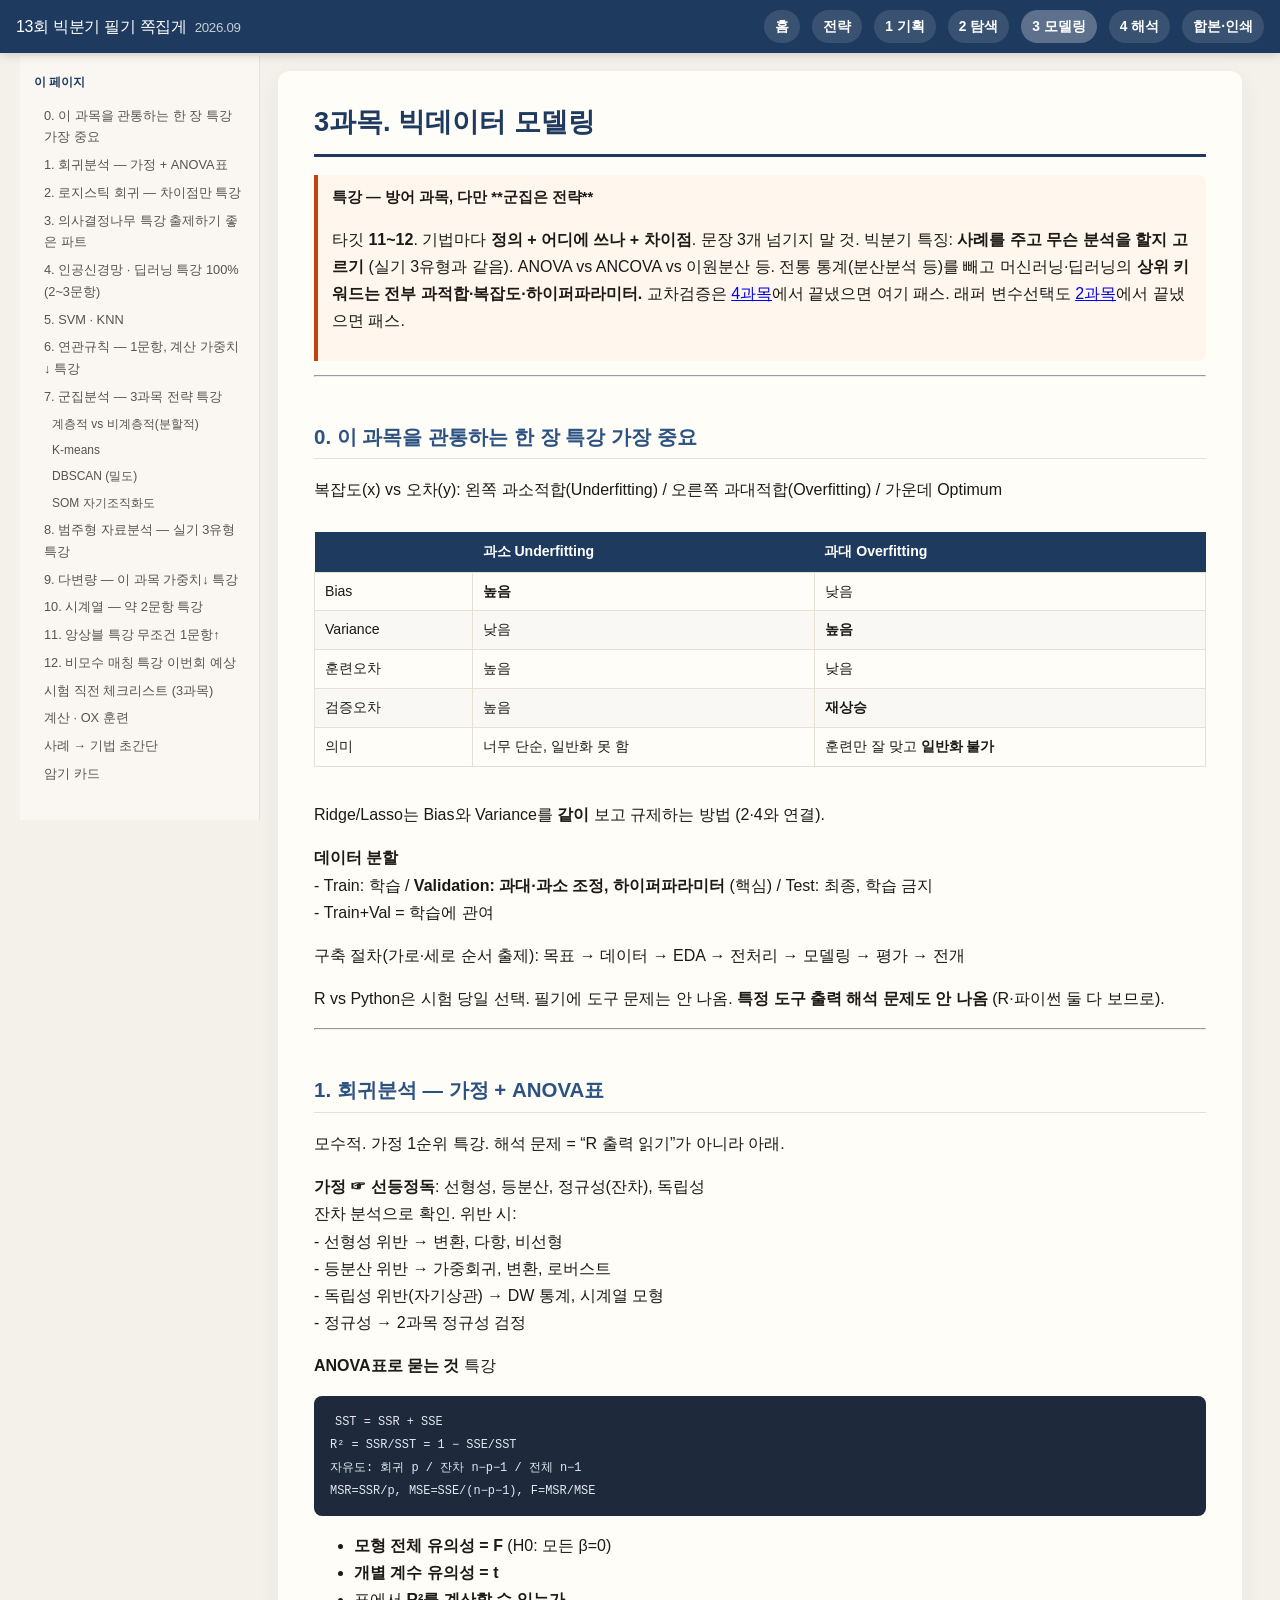
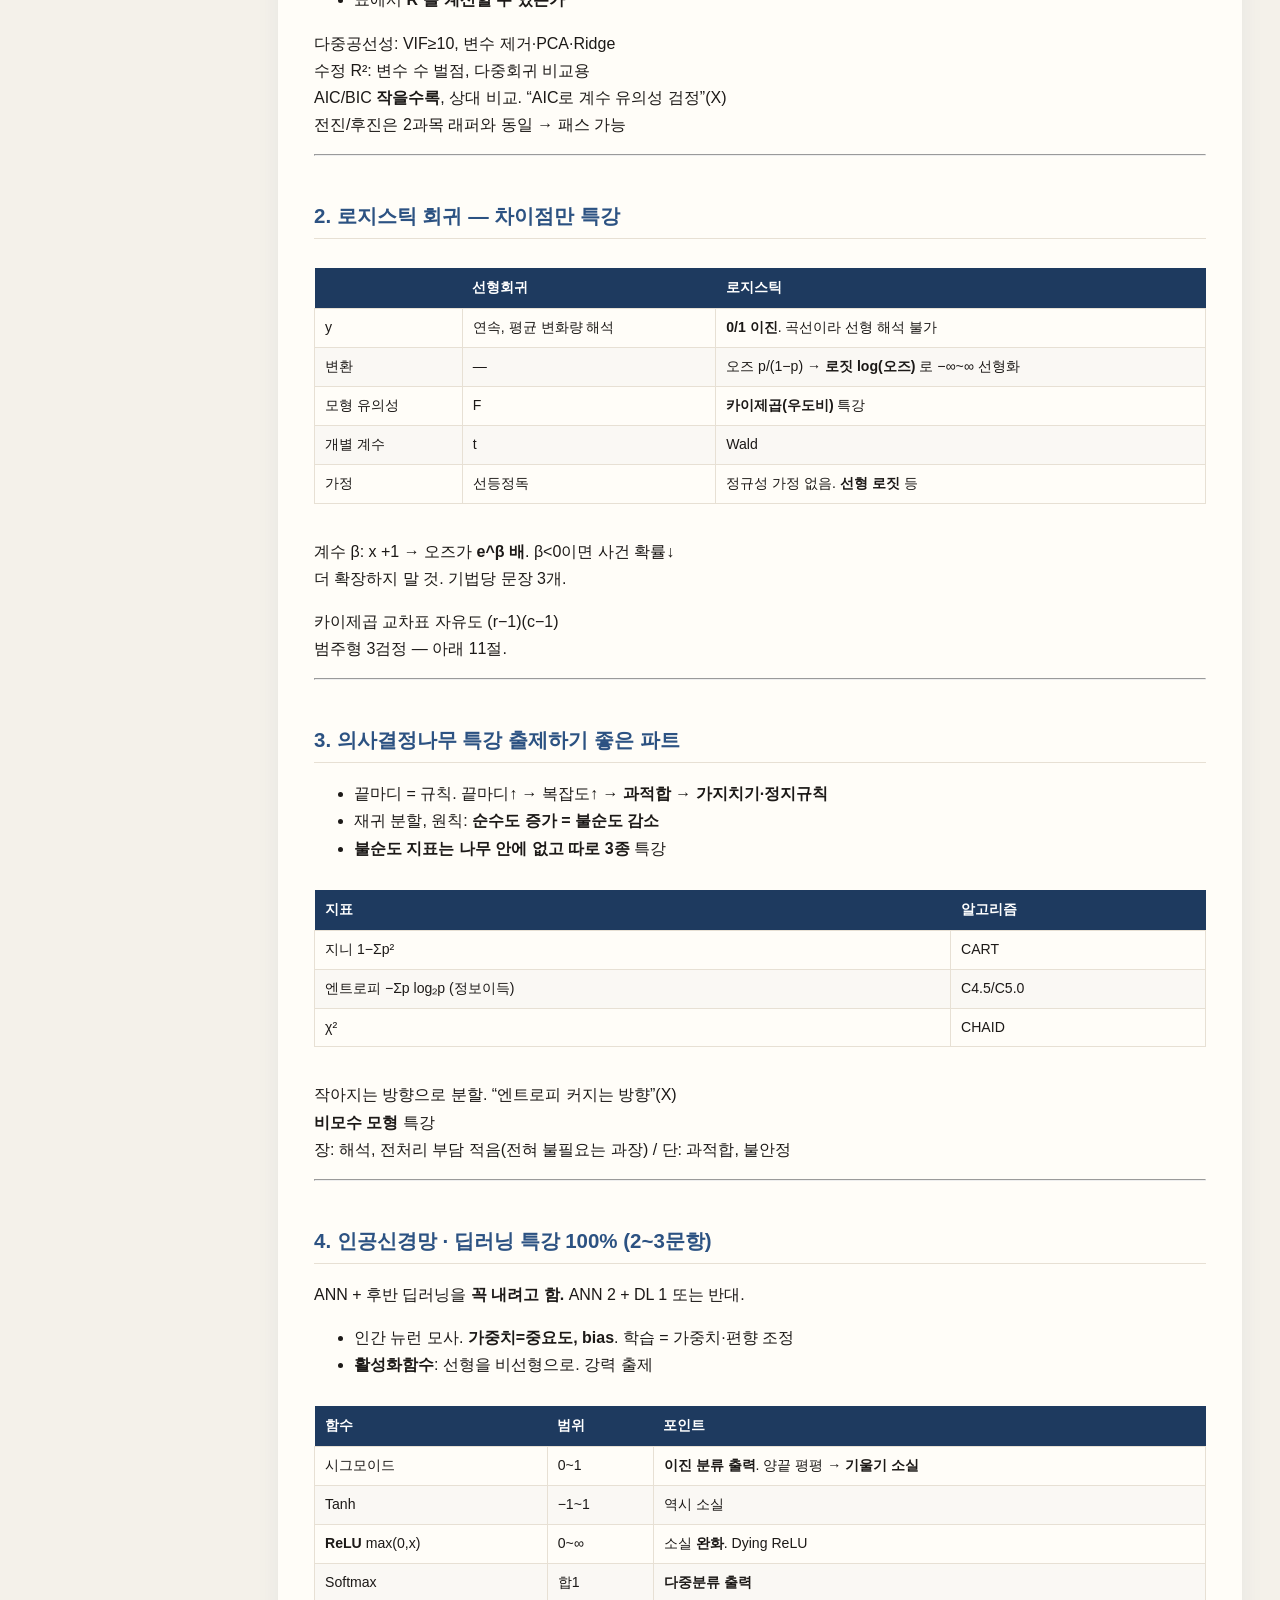
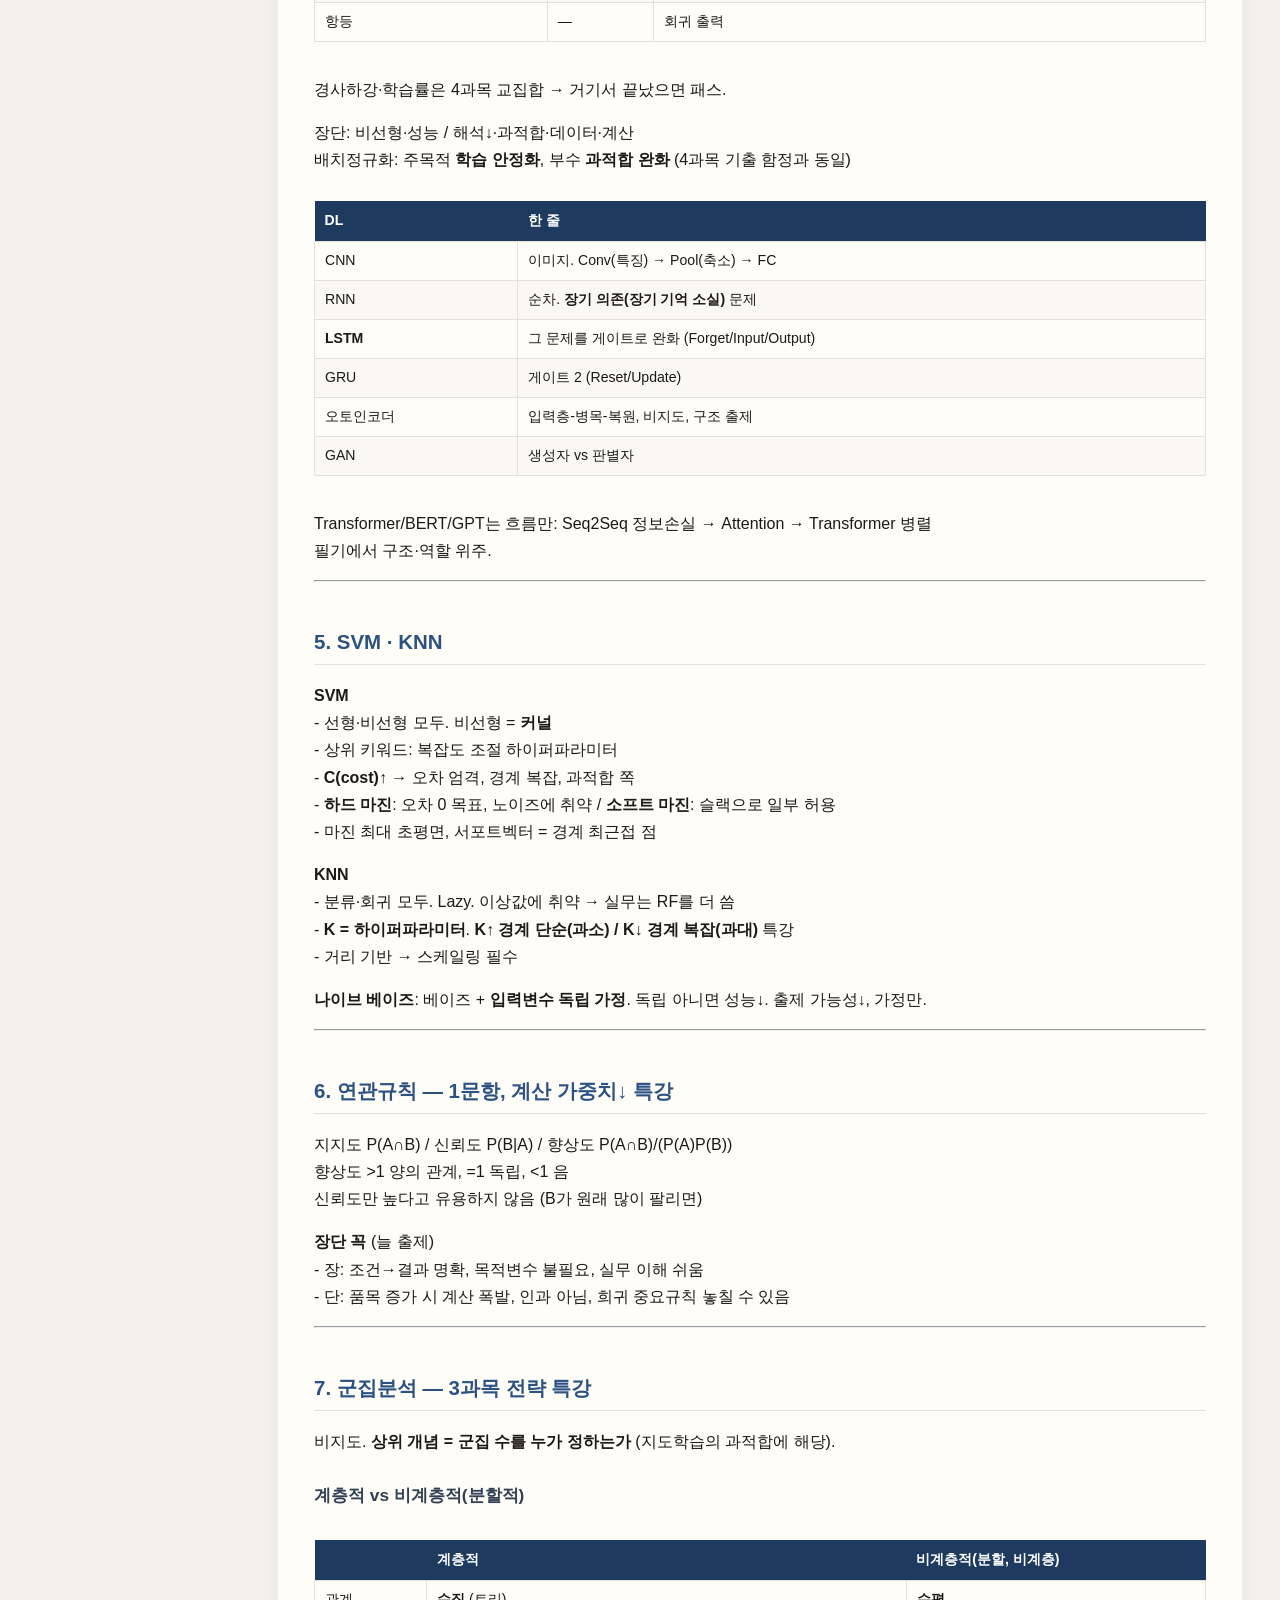
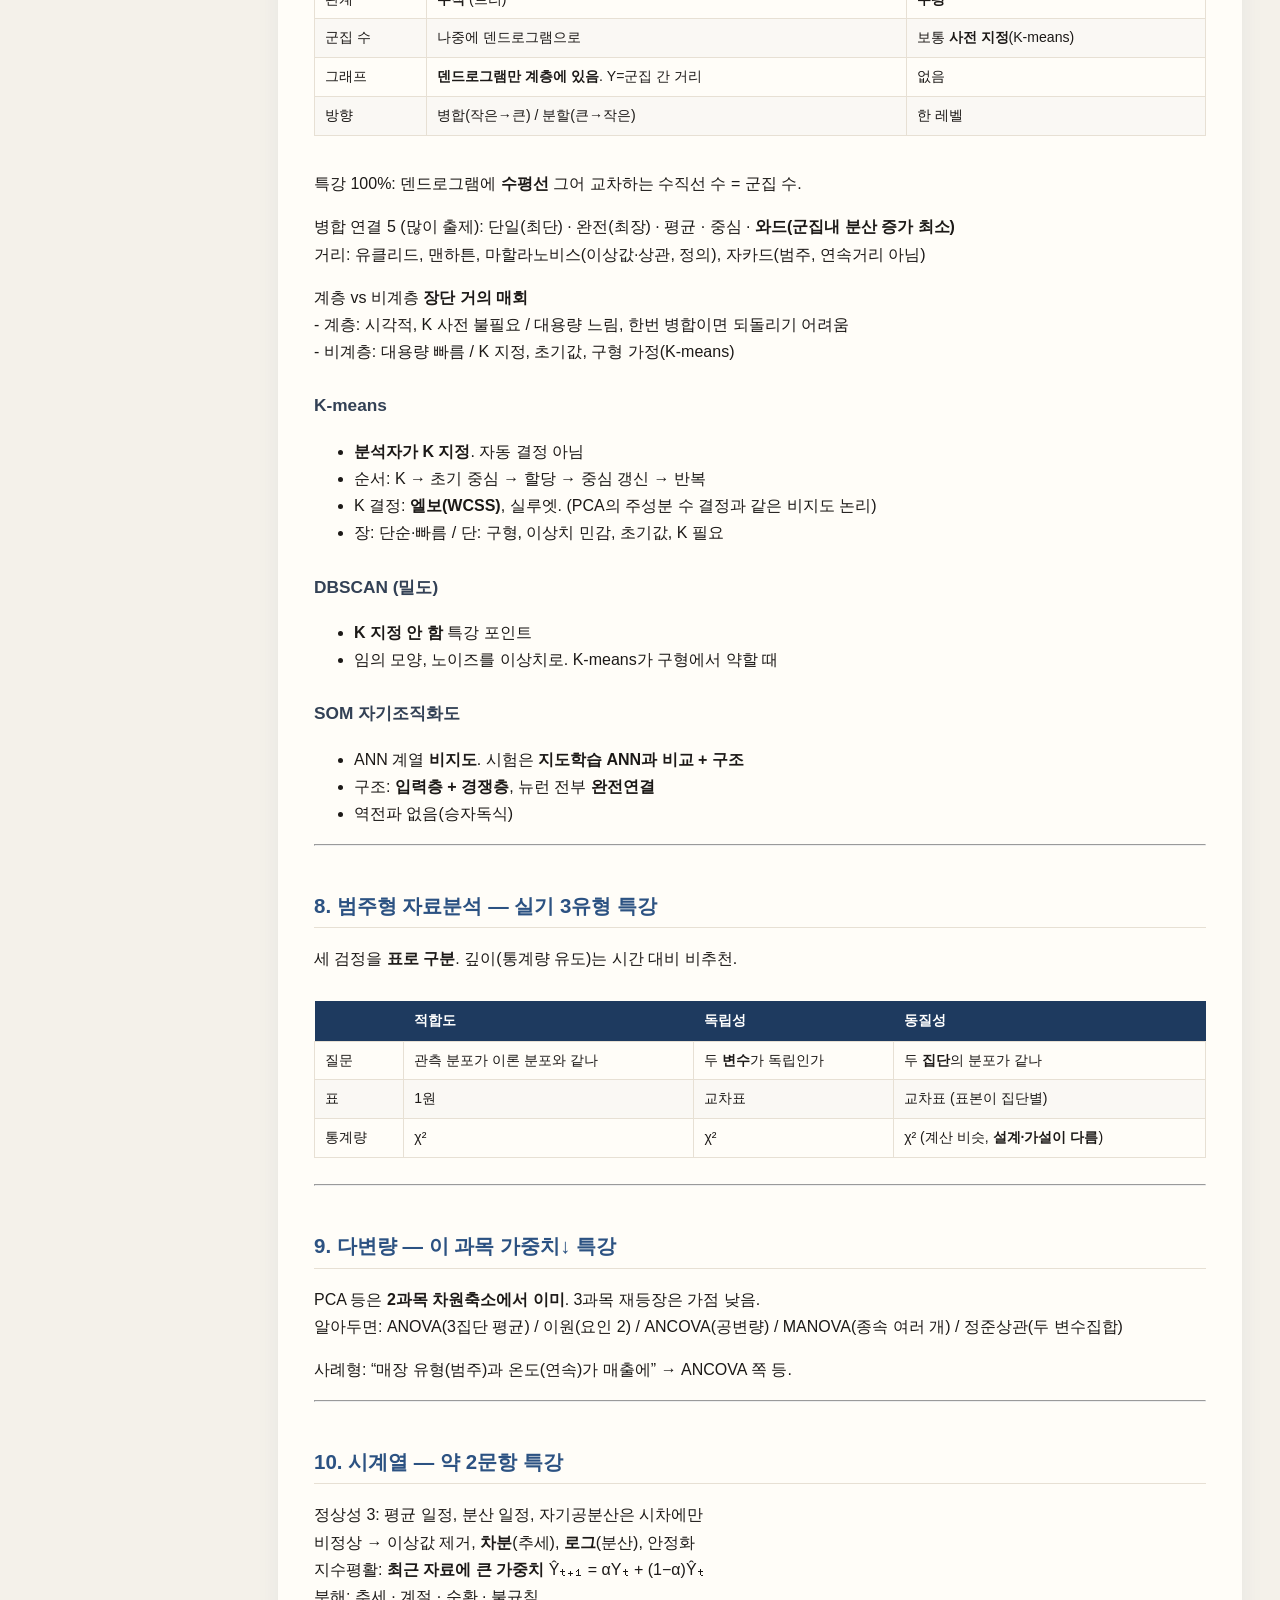
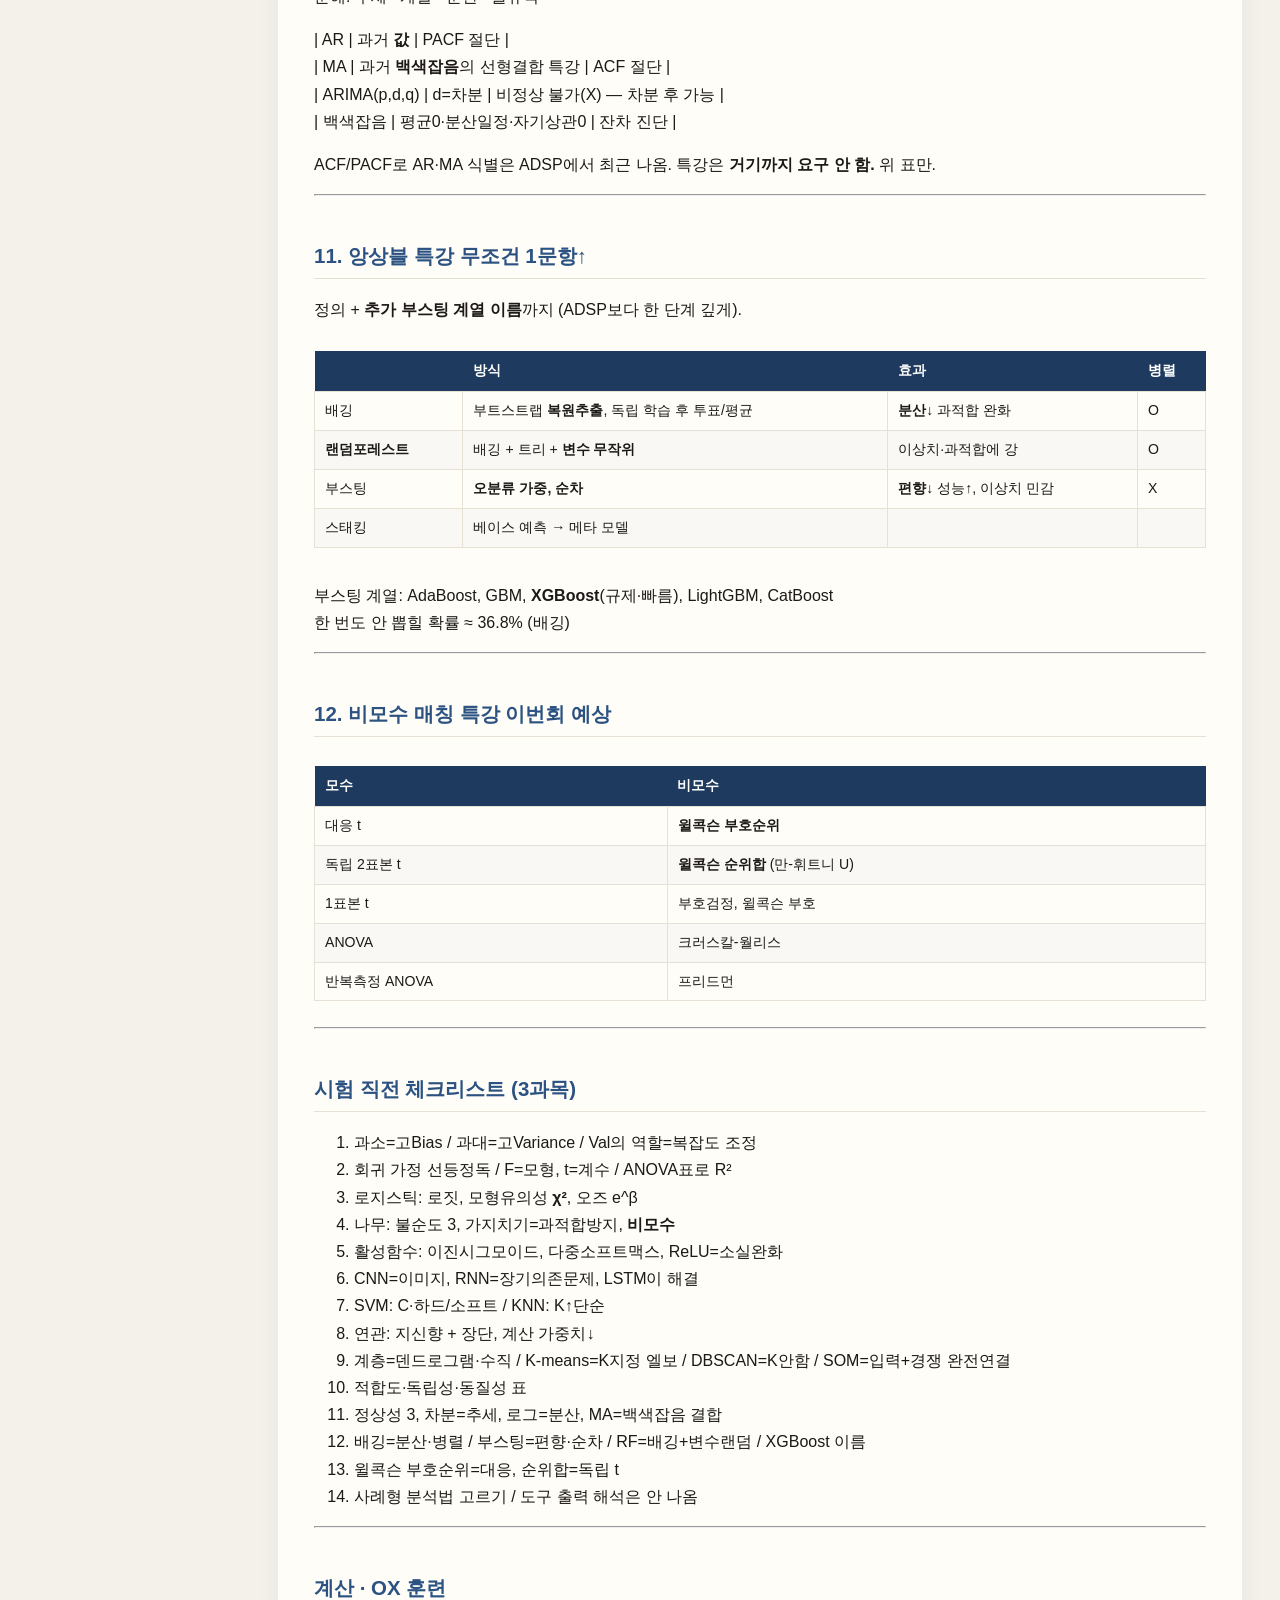
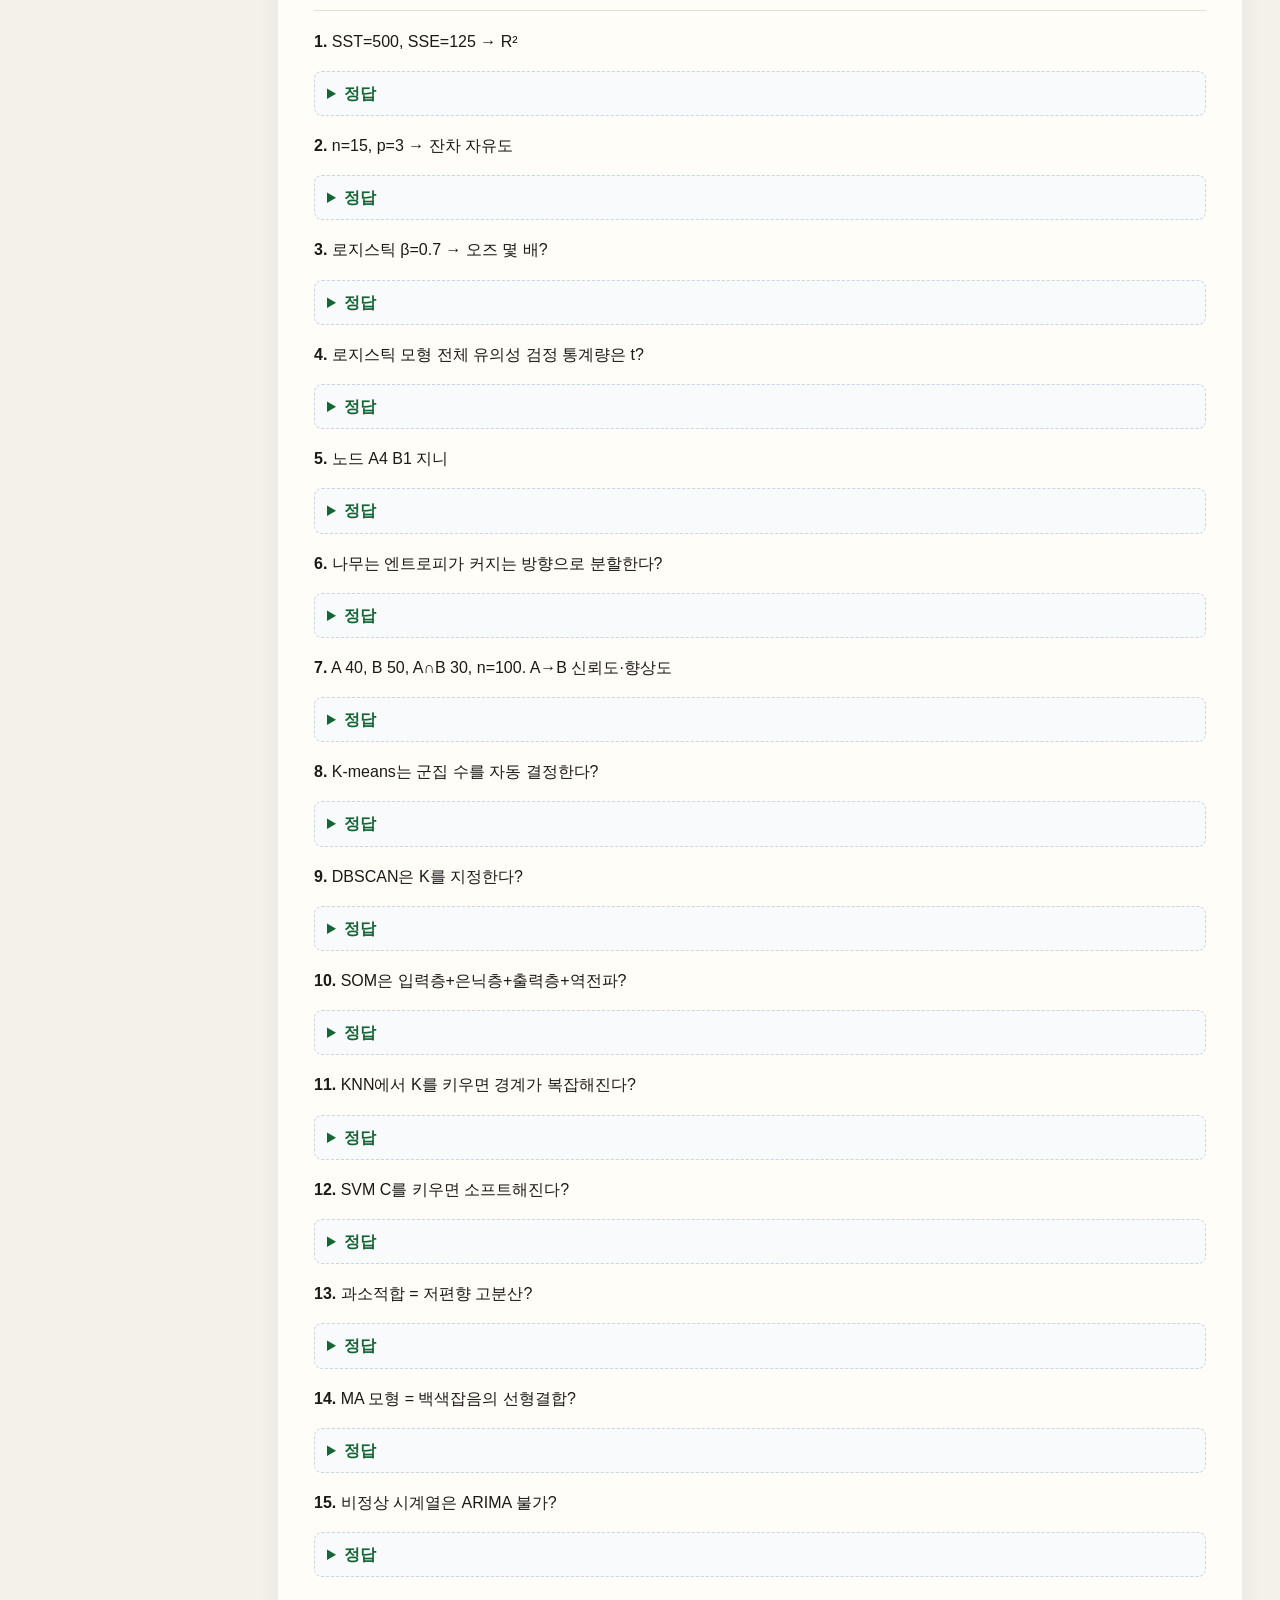
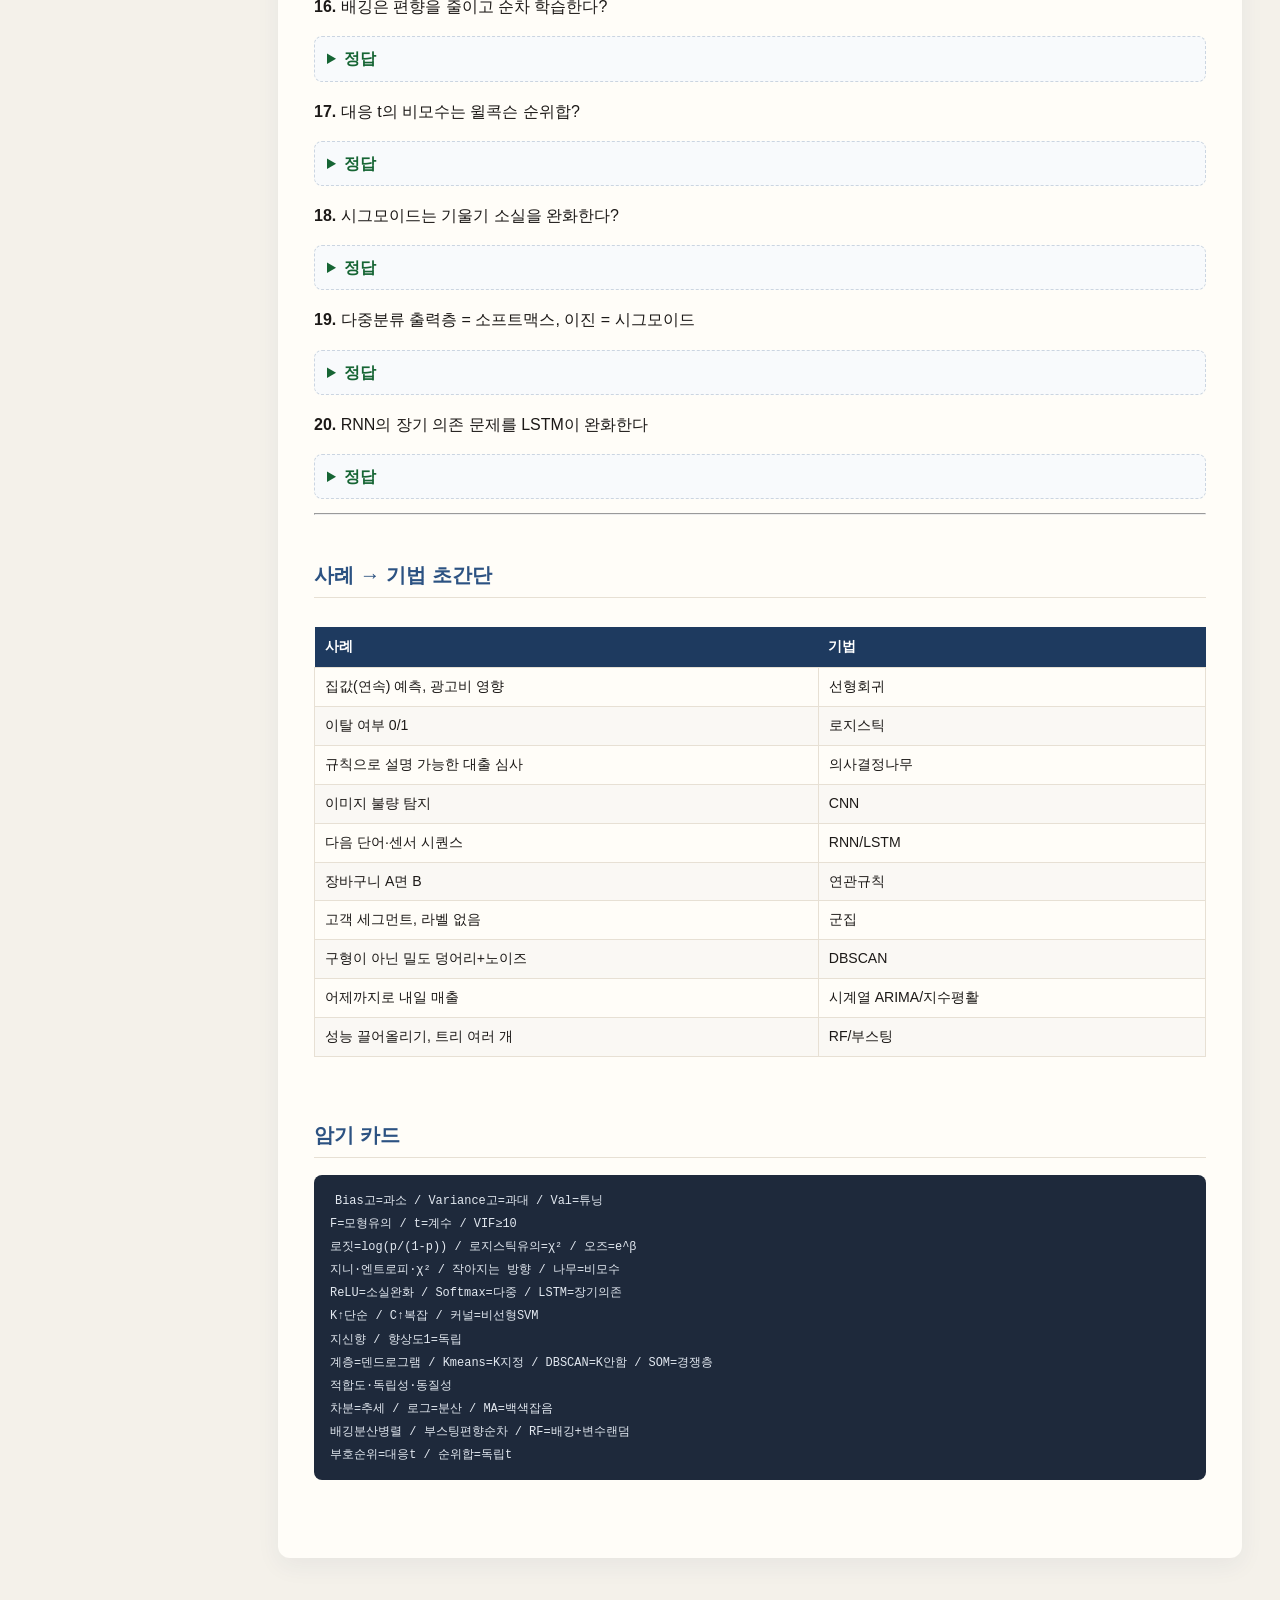
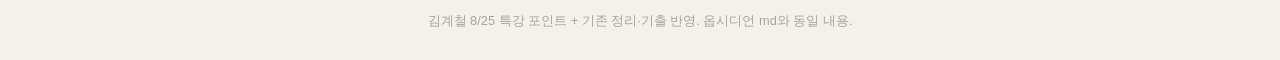
<file: web/3과목.html>
<!DOCTYPE html>
<html lang="ko">
<head>
<meta charset="utf-8">
<meta name="viewport" content="width=device-width, initial-scale=1">
<title>3과목 모델링 — 13회 빅분기 쪽집게</title>
<link rel="stylesheet" href="style.css">
</head>
<body>
<header class="topbar"><div class="brand">13회 빅분기 필기 쪽집게<small>2026.09</small></div><a href="index.html">홈</a><a href="합격전략.html">전략</a><a href="1과목.html">1 기획</a><a href="2과목.html">2 탐색</a><a href="3과목.html" class="active">3 모델링</a><a href="4과목.html">4 해석</a><a href="합본.html">합본·인쇄</a></header>
<div class="layout">
<nav class="toc"><strong>이 페이지</strong>
<a class="h2" href="#0-이-과목을-관통하는-한-장-특강-가장-중요">0. 이 과목을 관통하는 한 장 특강 가장 중요</a>
<a class="h2" href="#1-회귀분석-가정-ANOVA표">1. 회귀분석 — 가정 + ANOVA표</a>
<a class="h2" href="#2-로지스틱-회귀-차이점만-특강">2. 로지스틱 회귀 — 차이점만 특강</a>
<a class="h2" href="#3-의사결정나무-특강-출제하기-좋은-파트">3. 의사결정나무 특강 출제하기 좋은 파트</a>
<a class="h2" href="#4-인공신경망-딥러닝-특강-100-23문항">4. 인공신경망 · 딥러닝 특강 100% (2~3문항)</a>
<a class="h2" href="#5-SVM-KNN">5. SVM · KNN</a>
<a class="h2" href="#6-연관규칙-1문항-계산-가중치-특강">6. 연관규칙 — 1문항, 계산 가중치↓ 특강</a>
<a class="h2" href="#7-군집분석-3과목-전략-특강">7. 군집분석 — 3과목 전략 특강</a>
<a class="h3" href="#계층적-vs-비계층적분할적">계층적 vs 비계층적(분할적)</a>
<a class="h3" href="#K-means">K-means</a>
<a class="h3" href="#DBSCAN-밀도">DBSCAN (밀도)</a>
<a class="h3" href="#SOM-자기조직화도">SOM 자기조직화도</a>
<a class="h2" href="#8-범주형-자료분석-실기-3유형-특강">8. 범주형 자료분석 — 실기 3유형 특강</a>
<a class="h2" href="#9-다변량-이-과목-가중치-특강">9. 다변량 — 이 과목 가중치↓ 특강</a>
<a class="h2" href="#10-시계열-약-2문항-특강">10. 시계열 — 약 2문항 특강</a>
<a class="h2" href="#11-앙상블-특강-무조건-1문항">11. 앙상블 특강 무조건 1문항↑</a>
<a class="h2" href="#12-비모수-매칭-특강-이번회-예상">12. 비모수 매칭 특강 이번회 예상</a>
<a class="h2" href="#시험-직전-체크리스트-3과목">시험 직전 체크리스트 (3과목)</a>
<a class="h2" href="#계산-OX-훈련">계산 · OX 훈련</a>
<a class="h2" href="#사례-기법-초간단">사례 → 기법 초간단</a>
<a class="h2" href="#암기-카드">암기 카드</a></nav>
<main class="paper">
<h1>3과목. 빅데이터 모델링</h1>
<div class="callout warning"><div class="callout-title">특강 — 방어 과목, 다만 **군집은 전략**</div><p>타깃 <strong>11~12</strong>. 기법마다 <strong>정의 + 어디에 쓰나 + 차이점</strong>. 문장 3개 넘기지 말 것.
빅분기 특징: <strong>사례를 주고 무슨 분석을 할지 고르기</strong> (실기 3유형과 같음). ANOVA vs ANCOVA vs 이원분산 등.
전통 통계(분산분석 등)를 빼고 머신러닝·딥러닝의 <strong>상위 키워드는 전부 과적합·복잡도·하이퍼파라미터.</strong>
교차검증은 <a href="4과목.html">4과목</a>에서 끝냈으면 여기 패스. 래퍼 변수선택도 <a href="2과목.html">2과목</a>에서 끝냈으면 패스.</p></div>

<hr />
<h2 id="0-이-과목을-관통하는-한-장-특강-가장-중요">0. 이 과목을 관통하는 한 장 특강 가장 중요</h2>
<p>복잡도(x) vs 오차(y): 왼쪽 과소적합(Underfitting) / 오른쪽 과대적합(Overfitting) / 가운데 Optimum</p>
<div class="table-wrap"><table>
<thead>
<tr>
<th></th>
<th>과소 Underfitting</th>
<th>과대 Overfitting</th>
</tr>
</thead>
<tbody>
<tr>
<td>Bias</td>
<td><strong>높음</strong></td>
<td>낮음</td>
</tr>
<tr>
<td>Variance</td>
<td>낮음</td>
<td><strong>높음</strong></td>
</tr>
<tr>
<td>훈련오차</td>
<td>높음</td>
<td>낮음</td>
</tr>
<tr>
<td>검증오차</td>
<td>높음</td>
<td><strong>재상승</strong></td>
</tr>
<tr>
<td>의미</td>
<td>너무 단순, 일반화 못 함</td>
<td>훈련만 잘 맞고 <strong>일반화 불가</strong></td>
</tr>
</tbody>
</table></div>
<p>Ridge/Lasso는 Bias와 Variance를 <strong>같이</strong> 보고 규제하는 방법 (2·4와 연결).</p>
<p><strong>데이터 분할</strong><br />
- Train: 학습 / <strong>Validation: 과대·과소 조정, 하이퍼파라미터</strong> (핵심) / Test: 최종, 학습 금지<br />
- Train+Val = 학습에 관여</p>
<p>구축 절차(가로·세로 순서 출제): 목표 → 데이터 → EDA → 전처리 → 모델링 → 평가 → 전개</p>
<p>R vs Python은 시험 당일 선택. 필기에 도구 문제는 안 나옴. <strong>특정 도구 출력 해석 문제도 안 나옴</strong> (R·파이썬 둘 다 보므로).</p>
<hr />
<h2 id="1-회귀분석-가정-ANOVA표">1. 회귀분석 — 가정 + ANOVA표</h2>
<p>모수적. 가정 1순위 특강. 해석 문제 = “R 출력 읽기”가 아니라 아래.</p>
<p><strong>가정 ☞ 선등정독</strong>: 선형성, 등분산, 정규성(잔차), 독립성<br />
잔차 분석으로 확인. 위반 시:<br />
- 선형성 위반 → 변환, 다항, 비선형<br />
- 등분산 위반 → 가중회귀, 변환, 로버스트<br />
- 독립성 위반(자기상관) → DW 통계, 시계열 모형<br />
- 정규성 → 2과목 정규성 검정</p>
<p><strong>ANOVA표로 묻는 것</strong> 특강</p>
<pre><code>SST = SSR + SSE
R² = SSR/SST = 1 − SSE/SST
자유도: 회귀 p / 잔차 n−p−1 / 전체 n−1
MSR=SSR/p, MSE=SSE/(n−p−1), F=MSR/MSE
</code></pre>
<ul>
<li><strong>모형 전체 유의성 = F</strong> (H0: 모든 β=0)</li>
<li><strong>개별 계수 유의성 = t</strong></li>
<li>표에서 <strong>R²를 계산할 수 있는가</strong></li>
</ul>
<p>다중공선성: VIF≥10, 변수 제거·PCA·Ridge<br />
수정 R²: 변수 수 벌점, 다중회귀 비교용<br />
AIC/BIC <strong>작을수록</strong>, 상대 비교. “AIC로 계수 유의성 검정”(X)<br />
전진/후진은 2과목 래퍼와 동일 → 패스 가능</p>
<hr />
<h2 id="2-로지스틱-회귀-차이점만-특강">2. 로지스틱 회귀 — 차이점만 특강</h2>
<div class="table-wrap"><table>
<thead>
<tr>
<th></th>
<th>선형회귀</th>
<th>로지스틱</th>
</tr>
</thead>
<tbody>
<tr>
<td>y</td>
<td>연속, 평균 변화량 해석</td>
<td><strong>0/1 이진</strong>. 곡선이라 선형 해석 불가</td>
</tr>
<tr>
<td>변환</td>
<td>—</td>
<td>오즈 p/(1−p) → <strong>로짓 log(오즈)</strong> 로 −∞~∞ 선형화</td>
</tr>
<tr>
<td>모형 유의성</td>
<td>F</td>
<td><strong>카이제곱(우도비)</strong> 특강</td>
</tr>
<tr>
<td>개별 계수</td>
<td>t</td>
<td>Wald</td>
</tr>
<tr>
<td>가정</td>
<td>선등정독</td>
<td>정규성 가정 없음. <strong>선형 로짓</strong> 등</td>
</tr>
</tbody>
</table></div>
<p>계수 β: x +1 → 오즈가 <strong>e^β 배</strong>. β&lt;0이면 사건 확률↓<br />
더 확장하지 말 것. 기법당 문장 3개.</p>
<p>카이제곱 교차표 자유도 (r−1)(c−1)<br />
범주형 3검정 — 아래 11절.</p>
<hr />
<h2 id="3-의사결정나무-특강-출제하기-좋은-파트">3. 의사결정나무 특강 출제하기 좋은 파트</h2>
<ul>
<li>끝마디 = 규칙. 끝마디↑ → 복잡도↑ → <strong>과적합</strong> → <strong>가지치기·정지규칙</strong></li>
<li>재귀 분할, 원칙: <strong>순수도 증가 = 불순도 감소</strong></li>
<li><strong>불순도 지표는 나무 안에 없고 따로 3종</strong> 특강</li>
</ul>
<div class="table-wrap"><table>
<thead>
<tr>
<th>지표</th>
<th>알고리즘</th>
</tr>
</thead>
<tbody>
<tr>
<td>지니 1−Σp²</td>
<td>CART</td>
</tr>
<tr>
<td>엔트로피 −Σp log₂p (정보이득)</td>
<td>C4.5/C5.0</td>
</tr>
<tr>
<td>χ²</td>
<td>CHAID</td>
</tr>
</tbody>
</table></div>
<p>작아지는 방향으로 분할. “엔트로피 커지는 방향”(X)<br />
<strong>비모수 모형</strong> 특강<br />
장: 해석, 전처리 부담 적음(전혀 불필요는 과장) / 단: 과적합, 불안정</p>
<hr />
<h2 id="4-인공신경망-딥러닝-특강-100-23문항">4. 인공신경망 · 딥러닝 특강 100% (2~3문항)</h2>
<p>ANN + 후반 딥러닝을 <strong>꼭 내려고 함.</strong> ANN 2 + DL 1 또는 반대.</p>
<ul>
<li>인간 뉴런 모사. <strong>가중치=중요도, bias</strong>. 학습 = 가중치·편향 조정</li>
<li><strong>활성화함수</strong>: 선형을 비선형으로. 강력 출제</li>
</ul>
<div class="table-wrap"><table>
<thead>
<tr>
<th>함수</th>
<th>범위</th>
<th>포인트</th>
</tr>
</thead>
<tbody>
<tr>
<td>시그모이드</td>
<td>0~1</td>
<td><strong>이진 분류 출력</strong>. 양끝 평평 → <strong>기울기 소실</strong></td>
</tr>
<tr>
<td>Tanh</td>
<td>−1~1</td>
<td>역시 소실</td>
</tr>
<tr>
<td><strong>ReLU</strong> max(0,x)</td>
<td>0~∞</td>
<td>소실 <strong>완화</strong>. Dying ReLU</td>
</tr>
<tr>
<td>Softmax</td>
<td>합1</td>
<td><strong>다중분류 출력</strong></td>
</tr>
<tr>
<td>항등</td>
<td>—</td>
<td>회귀 출력</td>
</tr>
</tbody>
</table></div>
<p>경사하강·학습률은 4과목 교집합 → 거기서 끝났으면 패스.</p>
<p>장단: 비선형·성능 / 해석↓·과적합·데이터·계산<br />
배치정규화: 주목적 <strong>학습 안정화</strong>, 부수 <strong>과적합 완화</strong> (4과목 기출 함정과 동일)</p>
<div class="table-wrap"><table>
<thead>
<tr>
<th>DL</th>
<th>한 줄</th>
</tr>
</thead>
<tbody>
<tr>
<td>CNN</td>
<td>이미지. Conv(특징) → Pool(축소) → FC</td>
</tr>
<tr>
<td>RNN</td>
<td>순차. <strong>장기 의존(장기 기억 소실)</strong> 문제</td>
</tr>
<tr>
<td><strong>LSTM</strong></td>
<td>그 문제를 게이트로 완화 (Forget/Input/Output)</td>
</tr>
<tr>
<td>GRU</td>
<td>게이트 2 (Reset/Update)</td>
</tr>
<tr>
<td>오토인코더</td>
<td>입력층-병목-복원, 비지도, 구조 출제</td>
</tr>
<tr>
<td>GAN</td>
<td>생성자 vs 판별자</td>
</tr>
</tbody>
</table></div>
<p>Transformer/BERT/GPT는 흐름만: Seq2Seq 정보손실 → Attention → Transformer 병렬<br />
필기에서 구조·역할 위주.</p>
<hr />
<h2 id="5-SVM-KNN">5. SVM · KNN</h2>
<p><strong>SVM</strong><br />
- 선형·비선형 모두. 비선형 = <strong>커널</strong><br />
- 상위 키워드: 복잡도 조절 하이퍼파라미터<br />
- <strong>C(cost)↑</strong> → 오차 엄격, 경계 복잡, 과적합 쪽<br />
- <strong>하드 마진</strong>: 오차 0 목표, 노이즈에 취약 / <strong>소프트 마진</strong>: 슬랙으로 일부 허용<br />
- 마진 최대 초평면, 서포트벡터 = 경계 최근접 점</p>
<p><strong>KNN</strong><br />
- 분류·회귀 모두. Lazy. 이상값에 취약 → 실무는 RF를 더 씀<br />
- <strong>K = 하이퍼파라미터</strong>. <strong>K↑ 경계 단순(과소) / K↓ 경계 복잡(과대)</strong> 특강<br />
- 거리 기반 → 스케일링 필수</p>
<p><strong>나이브 베이즈</strong>: 베이즈 + <strong>입력변수 독립 가정</strong>. 독립 아니면 성능↓. 출제 가능성↓, 가정만.</p>
<hr />
<h2 id="6-연관규칙-1문항-계산-가중치-특강">6. 연관규칙 — 1문항, 계산 가중치↓ 특강</h2>
<p>지지도 P(A∩B) / 신뢰도 P(B|A) / 향상도 P(A∩B)/(P(A)P(B))<br />
향상도 &gt;1 양의 관계, =1 독립, &lt;1 음<br />
신뢰도만 높다고 유용하지 않음 (B가 원래 많이 팔리면)</p>
<p><strong>장단 꼭</strong> (늘 출제)<br />
- 장: 조건→결과 명확, 목적변수 불필요, 실무 이해 쉬움<br />
- 단: 품목 증가 시 계산 폭발, 인과 아님, 희귀 중요규칙 놓칠 수 있음</p>
<hr />
<h2 id="7-군집분석-3과목-전략-특강">7. 군집분석 — 3과목 전략 특강</h2>
<p>비지도. <strong>상위 개념 = 군집 수를 누가 정하는가</strong> (지도학습의 과적합에 해당).</p>
<h3 id="계층적-vs-비계층적분할적">계층적 vs 비계층적(분할적)</h3>
<div class="table-wrap"><table>
<thead>
<tr>
<th></th>
<th>계층적</th>
<th>비계층적(분할, 비계층)</th>
</tr>
</thead>
<tbody>
<tr>
<td>관계</td>
<td><strong>수직</strong> (트리)</td>
<td><strong>수평</strong></td>
</tr>
<tr>
<td>군집 수</td>
<td>나중에 덴드로그램으로</td>
<td>보통 <strong>사전 지정</strong>(K-means)</td>
</tr>
<tr>
<td>그래프</td>
<td><strong>덴드로그램만 계층에 있음</strong>. Y=군집 간 거리</td>
<td>없음</td>
</tr>
<tr>
<td>방향</td>
<td>병합(작은→큰) / 분할(큰→작은)</td>
<td>한 레벨</td>
</tr>
</tbody>
</table></div>
<p>특강 100%: 덴드로그램에 <strong>수평선</strong> 그어 교차하는 수직선 수 = 군집 수.</p>
<p>병합 연결 5 (많이 출제): 단일(최단) · 완전(최장) · 평균 · 중심 · <strong>와드(군집내 분산 증가 최소)</strong><br />
거리: 유클리드, 맨하튼, 마할라노비스(이상값·상관, 정의), 자카드(범주, 연속거리 아님)</p>
<p>계층 vs 비계층 <strong>장단 거의 매회</strong><br />
- 계층: 시각적, K 사전 불필요 / 대용량 느림, 한번 병합이면 되돌리기 어려움<br />
- 비계층: 대용량 빠름 / K 지정, 초기값, 구형 가정(K-means)</p>
<h3 id="K-means">K-means</h3>
<ul>
<li><strong>분석자가 K 지정</strong>. 자동 결정 아님</li>
<li>순서: K → 초기 중심 → 할당 → 중심 갱신 → 반복</li>
<li>K 결정: <strong>엘보(WCSS)</strong>, 실루엣. (PCA의 주성분 수 결정과 같은 비지도 논리)</li>
<li>장: 단순·빠름 / 단: 구형, 이상치 민감, 초기값, K 필요</li>
</ul>
<h3 id="DBSCAN-밀도">DBSCAN (밀도)</h3>
<ul>
<li><strong>K 지정 안 함</strong> 특강 포인트</li>
<li>임의 모양, 노이즈를 이상치로. K-means가 구형에서 약할 때</li>
</ul>
<h3 id="SOM-자기조직화도">SOM 자기조직화도</h3>
<ul>
<li>ANN 계열 <strong>비지도</strong>. 시험은 <strong>지도학습 ANN과 비교 + 구조</strong></li>
<li>구조: <strong>입력층 + 경쟁층</strong>, 뉴런 전부 <strong>완전연결</strong></li>
<li>역전파 없음(승자독식)</li>
</ul>
<hr />
<h2 id="8-범주형-자료분석-실기-3유형-특강">8. 범주형 자료분석 — 실기 3유형 특강</h2>
<p>세 검정을 <strong>표로 구분</strong>. 깊이(통계량 유도)는 시간 대비 비추천.</p>
<div class="table-wrap"><table>
<thead>
<tr>
<th></th>
<th>적합도</th>
<th>독립성</th>
<th>동질성</th>
</tr>
</thead>
<tbody>
<tr>
<td>질문</td>
<td>관측 분포가 이론 분포와 같나</td>
<td>두 <strong>변수</strong>가 독립인가</td>
<td>두 <strong>집단</strong>의 분포가 같나</td>
</tr>
<tr>
<td>표</td>
<td>1원</td>
<td>교차표</td>
<td>교차표 (표본이 집단별)</td>
</tr>
<tr>
<td>통계량</td>
<td>χ²</td>
<td>χ²</td>
<td>χ² (계산 비슷, <strong>설계·가설이 다름</strong>)</td>
</tr>
</tbody>
</table></div>
<hr />
<h2 id="9-다변량-이-과목-가중치-특강">9. 다변량 — 이 과목 가중치↓ 특강</h2>
<p>PCA 등은 <strong>2과목 차원축소에서 이미</strong>. 3과목 재등장은 가점 낮음.<br />
알아두면: ANOVA(3집단 평균) / 이원(요인 2) / ANCOVA(공변량) / MANOVA(종속 여러 개) / 정준상관(두 변수집합)</p>
<p>사례형: “매장 유형(범주)과 온도(연속)가 매출에” → ANCOVA 쪽 등.</p>
<hr />
<h2 id="10-시계열-약-2문항-특강">10. 시계열 — 약 2문항 특강</h2>
<p>정상성 3: 평균 일정, 분산 일정, 자기공분산은 시차에만<br />
비정상 → 이상값 제거, <strong>차분</strong>(추세), <strong>로그</strong>(분산), 안정화<br />
지수평활: <strong>최근 자료에 큰 가중치</strong> Ŷₜ₊₁ = αYₜ + (1−α)Ŷₜ<br />
분해: 추세 · 계절 · 순환 · 불규칙</p>
<p>| AR | 과거 <strong>값</strong> | PACF 절단 |<br />
| MA | 과거 <strong>백색잡음</strong>의 선형결합 특강 | ACF 절단 |<br />
| ARIMA(p,d,q) | d=차분 | 비정상 불가(X) — 차분 후 가능 |<br />
| 백색잡음 | 평균0·분산일정·자기상관0 | 잔차 진단 |</p>
<p>ACF/PACF로 AR·MA 식별은 ADSP에서 최근 나옴. 특강은 <strong>거기까지 요구 안 함.</strong> 위 표만.</p>
<hr />
<h2 id="11-앙상블-특강-무조건-1문항">11. 앙상블 특강 무조건 1문항↑</h2>
<p>정의 + <strong>추가 부스팅 계열 이름</strong>까지 (ADSP보다 한 단계 깊게).</p>
<div class="table-wrap"><table>
<thead>
<tr>
<th></th>
<th>방식</th>
<th>효과</th>
<th>병렬</th>
</tr>
</thead>
<tbody>
<tr>
<td>배깅</td>
<td>부트스트랩 <strong>복원추출</strong>, 독립 학습 후 투표/평균</td>
<td><strong>분산↓</strong> 과적합 완화</td>
<td>O</td>
</tr>
<tr>
<td><strong>랜덤포레스트</strong></td>
<td>배깅 + 트리 + <strong>변수 무작위</strong></td>
<td>이상치·과적합에 강</td>
<td>O</td>
</tr>
<tr>
<td>부스팅</td>
<td><strong>오분류 가중, 순차</strong></td>
<td><strong>편향↓</strong> 성능↑, 이상치 민감</td>
<td>X</td>
</tr>
<tr>
<td>스태킹</td>
<td>베이스 예측 → 메타 모델</td>
<td></td>
<td></td>
</tr>
</tbody>
</table></div>
<p>부스팅 계열: AdaBoost, GBM, <strong>XGBoost</strong>(규제·빠름), LightGBM, CatBoost<br />
한 번도 안 뽑힐 확률 ≈ 36.8% (배깅)</p>
<hr />
<h2 id="12-비모수-매칭-특강-이번회-예상">12. 비모수 매칭 특강 이번회 예상</h2>
<div class="table-wrap"><table>
<thead>
<tr>
<th>모수</th>
<th>비모수</th>
</tr>
</thead>
<tbody>
<tr>
<td>대응 t</td>
<td><strong>윌콕슨 부호순위</strong></td>
</tr>
<tr>
<td>독립 2표본 t</td>
<td><strong>윌콕슨 순위합</strong> (만-휘트니 U)</td>
</tr>
<tr>
<td>1표본 t</td>
<td>부호검정, 윌콕슨 부호</td>
</tr>
<tr>
<td>ANOVA</td>
<td>크러스칼-월리스</td>
</tr>
<tr>
<td>반복측정 ANOVA</td>
<td>프리드먼</td>
</tr>
</tbody>
</table></div>
<hr />
<h2 id="시험-직전-체크리스트-3과목">시험 직전 체크리스트 (3과목)</h2>
<ol>
<li>과소=고Bias / 과대=고Variance / Val의 역할=복잡도 조정</li>
<li>회귀 가정 선등정독 / F=모형, t=계수 / ANOVA표로 R²</li>
<li>로지스틱: 로짓, 모형유의성 <strong>χ²</strong>, 오즈 e^β</li>
<li>나무: 불순도 3, 가지치기=과적합방지, <strong>비모수</strong></li>
<li>활성함수: 이진시그모이드, 다중소프트맥스, ReLU=소실완화</li>
<li>CNN=이미지, RNN=장기의존문제, LSTM이 해결</li>
<li>SVM: C·하드/소프트 / KNN: K↑단순</li>
<li>연관: 지신향 + 장단, 계산 가중치↓</li>
<li>계층=덴드로그램·수직 / K-means=K지정 엘보 / DBSCAN=K안함 / SOM=입력+경쟁 완전연결</li>
<li>적합도·독립성·동질성 표</li>
<li>정상성 3, 차분=추세, 로그=분산, MA=백색잡음 결합</li>
<li>배깅=분산·병렬 / 부스팅=편향·순차 / RF=배깅+변수랜덤 / XGBoost 이름</li>
<li>윌콕슨 부호순위=대응, 순위합=독립 t</li>
<li>사례형 분석법 고르기 / 도구 출력 해석은 안 나옴</li>
</ol>
<hr />
<h2 id="계산-OX-훈련">계산 · OX 훈련</h2>
<p><strong>1.</strong> SST=500, SSE=125 → R²</p>
<details><summary>정답</summary>1−125/500=<strong>0.75</strong></details>

<p><strong>2.</strong> n=15, p=3 → 잔차 자유도</p>
<details><summary>정답</summary>15−3−1=<strong>11</strong></details>

<p><strong>3.</strong> 로지스틱 β=0.7 → 오즈 몇 배?</p>
<details><summary>정답</summary><strong>e^0.7 ≈ 2.01배</strong></details>

<p><strong>4.</strong> 로지스틱 모형 전체 유의성 검정 통계량은 t?</p>
<details><summary>정답</summary>X — <strong>카이제곱(우도비)</strong>. t/Wald는 개별 계수.</details>

<p><strong>5.</strong> 노드 A4 B1 지니</p>
<details><summary>정답</summary>1−(0.8)²−(0.2)²=<strong>0.32</strong></details>

<p><strong>6.</strong> 나무는 엔트로피가 커지는 방향으로 분할한다?</p>
<details><summary>정답</summary>X — <strong>작아지는</strong>(불순도 감소) 방향. 비모수.</details>

<p><strong>7.</strong> A 40, B 50, A∩B 30, n=100. A→B 신뢰도·향상도</p>
<details><summary>정답</summary>신뢰도 0.3/0.4=<strong>0.75</strong>, 향상도 0.3/(0.4×0.5)=<strong>1.5</strong></details>

<p><strong>8.</strong> K-means는 군집 수를 자동 결정한다?</p>
<details><summary>정답</summary>X. <strong>분석자가 K</strong>. 자동에 가까운 건 DBSCAN.</details>

<p><strong>9.</strong> DBSCAN은 K를 지정한다?</p>
<details><summary>정답</summary>X. <strong>지정 안 함</strong>, 밀도, 임의 모양.</details>

<p><strong>10.</strong> SOM은 입력층+은닉층+출력층+역전파?</p>
<details><summary>정답</summary>X. <strong>입력층+경쟁층</strong>, 완전연결, 역전파 없음.</details>

<p><strong>11.</strong> KNN에서 K를 키우면 경계가 복잡해진다?</p>
<details><summary>정답</summary>X. K↑ <strong>단순</strong>(과소), K↓ 복잡(과대).</details>

<p><strong>12.</strong> SVM C를 키우면 소프트해진다?</p>
<details><summary>정답</summary>X. C↑ 오차에 <strong>엄격</strong>, 경계 복잡, 과적합 쪽.</details>

<p><strong>13.</strong> 과소적합 = 저편향 고분산?</p>
<details><summary>정답</summary>X. 과소=<strong>고편향 저분산</strong>. 과대=저편향 고분산.</details>

<p><strong>14.</strong> MA 모형 = 백색잡음의 선형결합?</p>
<details><summary>정답</summary>O. AR=과거 값.</details>

<p><strong>15.</strong> 비정상 시계열은 ARIMA 불가?</p>
<details><summary>정답</summary>X. <strong>차분(I)</strong> 후 가능.</details>

<p><strong>16.</strong> 배깅은 편향을 줄이고 순차 학습한다?</p>
<details><summary>정답</summary>X. 배깅=<strong>분산↓·병렬</strong>. 편향↓·순차=부스팅.</details>

<p><strong>17.</strong> 대응 t의 비모수는 윌콕슨 순위합?</p>
<details><summary>정답</summary>X. 대응=<strong>부호순위</strong>. 순위합=독립 t.</details>

<p><strong>18.</strong> 시그모이드는 기울기 소실을 완화한다?</p>
<details><summary>정답</summary>X. 소실을 <strong>유발</strong>. 완화는 ReLU.</details>

<p><strong>19.</strong> 다중분류 출력층 = 소프트맥스, 이진 = 시그모이드</p>
<details><summary>정답</summary>O</details>

<p><strong>20.</strong> RNN의 장기 의존 문제를 LSTM이 완화한다</p>
<details><summary>정답</summary>O</details>

<hr />
<h2 id="사례-기법-초간단">사례 → 기법 초간단</h2>
<div class="table-wrap"><table>
<thead>
<tr>
<th>사례</th>
<th>기법</th>
</tr>
</thead>
<tbody>
<tr>
<td>집값(연속) 예측, 광고비 영향</td>
<td>선형회귀</td>
</tr>
<tr>
<td>이탈 여부 0/1</td>
<td>로지스틱</td>
</tr>
<tr>
<td>규칙으로 설명 가능한 대출 심사</td>
<td>의사결정나무</td>
</tr>
<tr>
<td>이미지 불량 탐지</td>
<td>CNN</td>
</tr>
<tr>
<td>다음 단어·센서 시퀀스</td>
<td>RNN/LSTM</td>
</tr>
<tr>
<td>장바구니 A면 B</td>
<td>연관규칙</td>
</tr>
<tr>
<td>고객 세그먼트, 라벨 없음</td>
<td>군집</td>
</tr>
<tr>
<td>구형이 아닌 밀도 덩어리+노이즈</td>
<td>DBSCAN</td>
</tr>
<tr>
<td>어제까지로 내일 매출</td>
<td>시계열 ARIMA/지수평활</td>
</tr>
<tr>
<td>성능 끌어올리기, 트리 여러 개</td>
<td>RF/부스팅</td>
</tr>
</tbody>
</table></div>
<h2 id="암기-카드">암기 카드</h2>
<pre><code>Bias고=과소 / Variance고=과대 / Val=튜닝
F=모형유의 / t=계수 / VIF≥10
로짓=log(p/(1-p)) / 로지스틱유의=χ² / 오즈=e^β
지니·엔트로피·χ² / 작아지는 방향 / 나무=비모수
ReLU=소실완화 / Softmax=다중 / LSTM=장기의존
K↑단순 / C↑복잡 / 커널=비선형SVM
지신향 / 향상도1=독립
계층=덴드로그램 / Kmeans=K지정 / DBSCAN=K안함 / SOM=경쟁층
적합도·독립성·동질성
차분=추세 / 로그=분산 / MA=백색잡음
배깅분산병렬 / 부스팅편향순차 / RF=배깅+변수랜덤
부호순위=대응t / 순위합=독립t
</code></pre>
</main>
</div>
<footer class="site">김계철 8/25 특강 포인트 + 기존 정리·기출 반영. 옵시디언 md와 동일 내용.</footer>
</body>
</html>
</file>
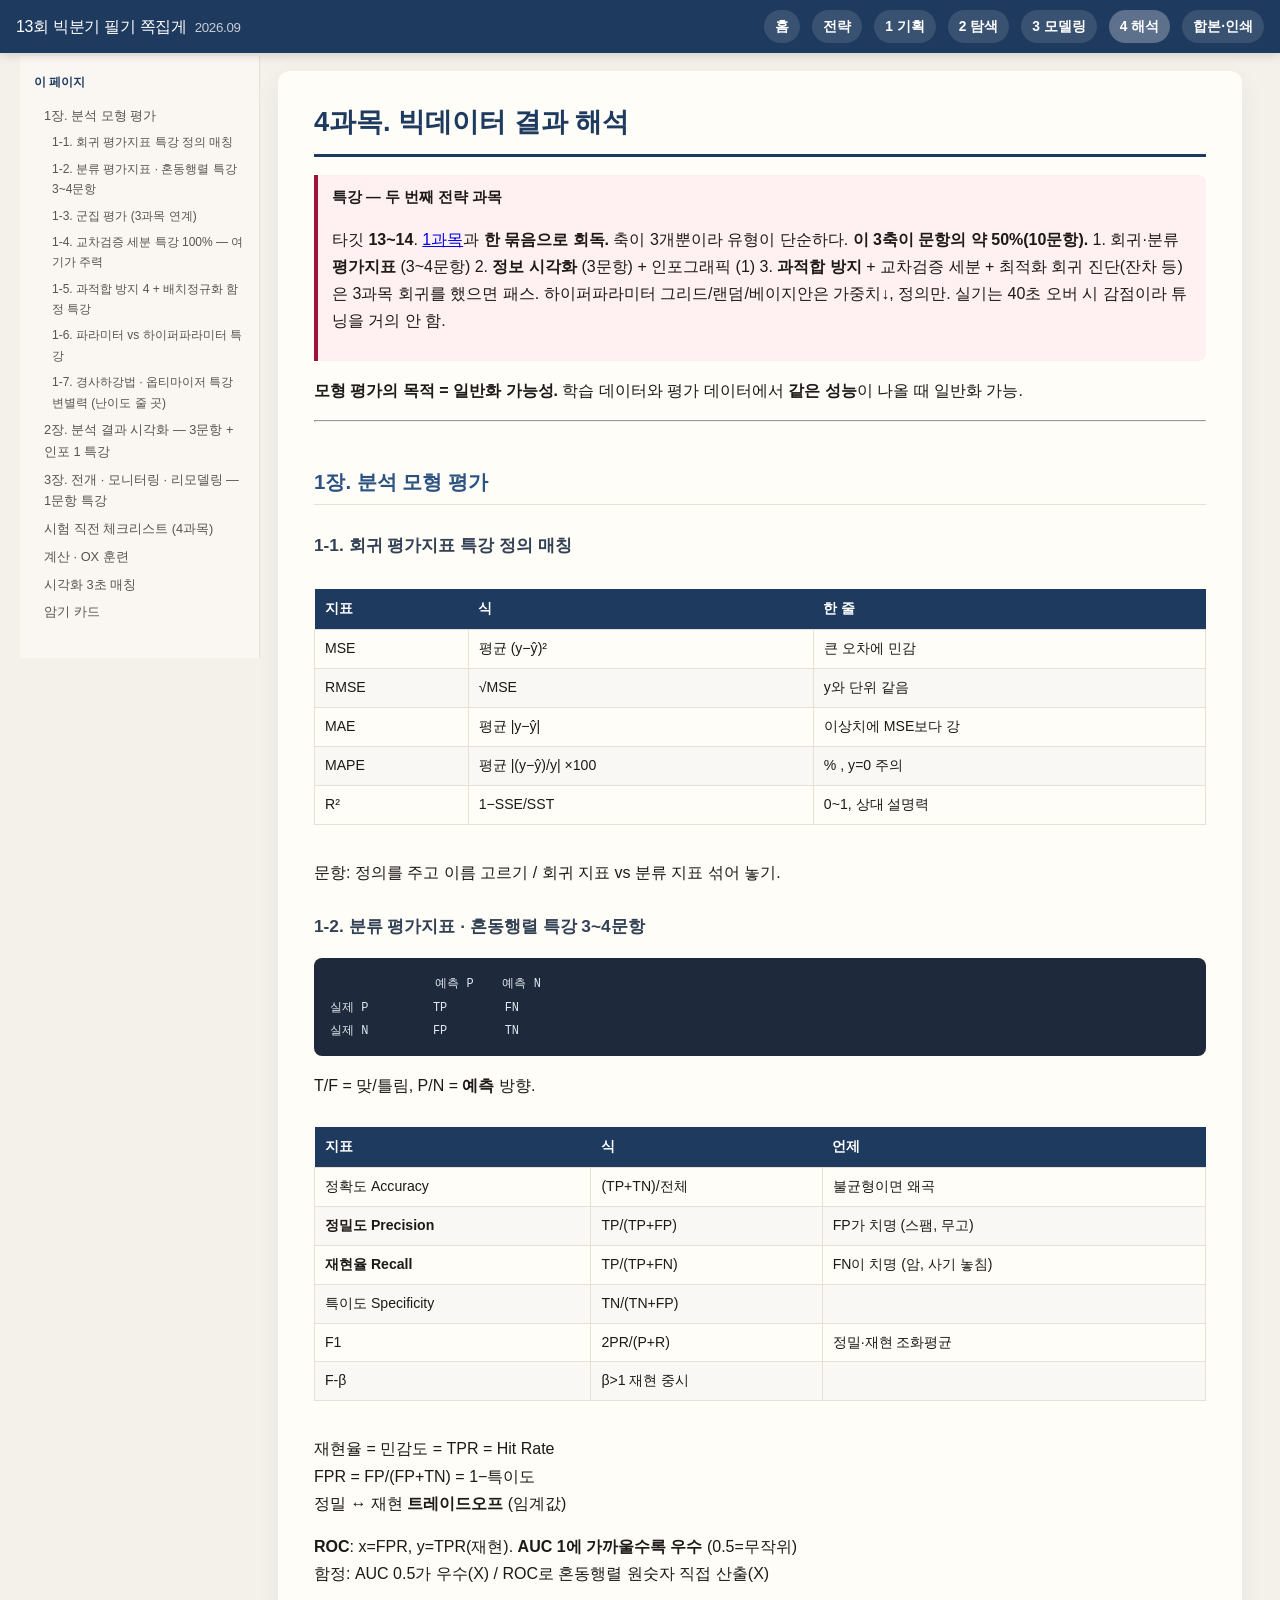
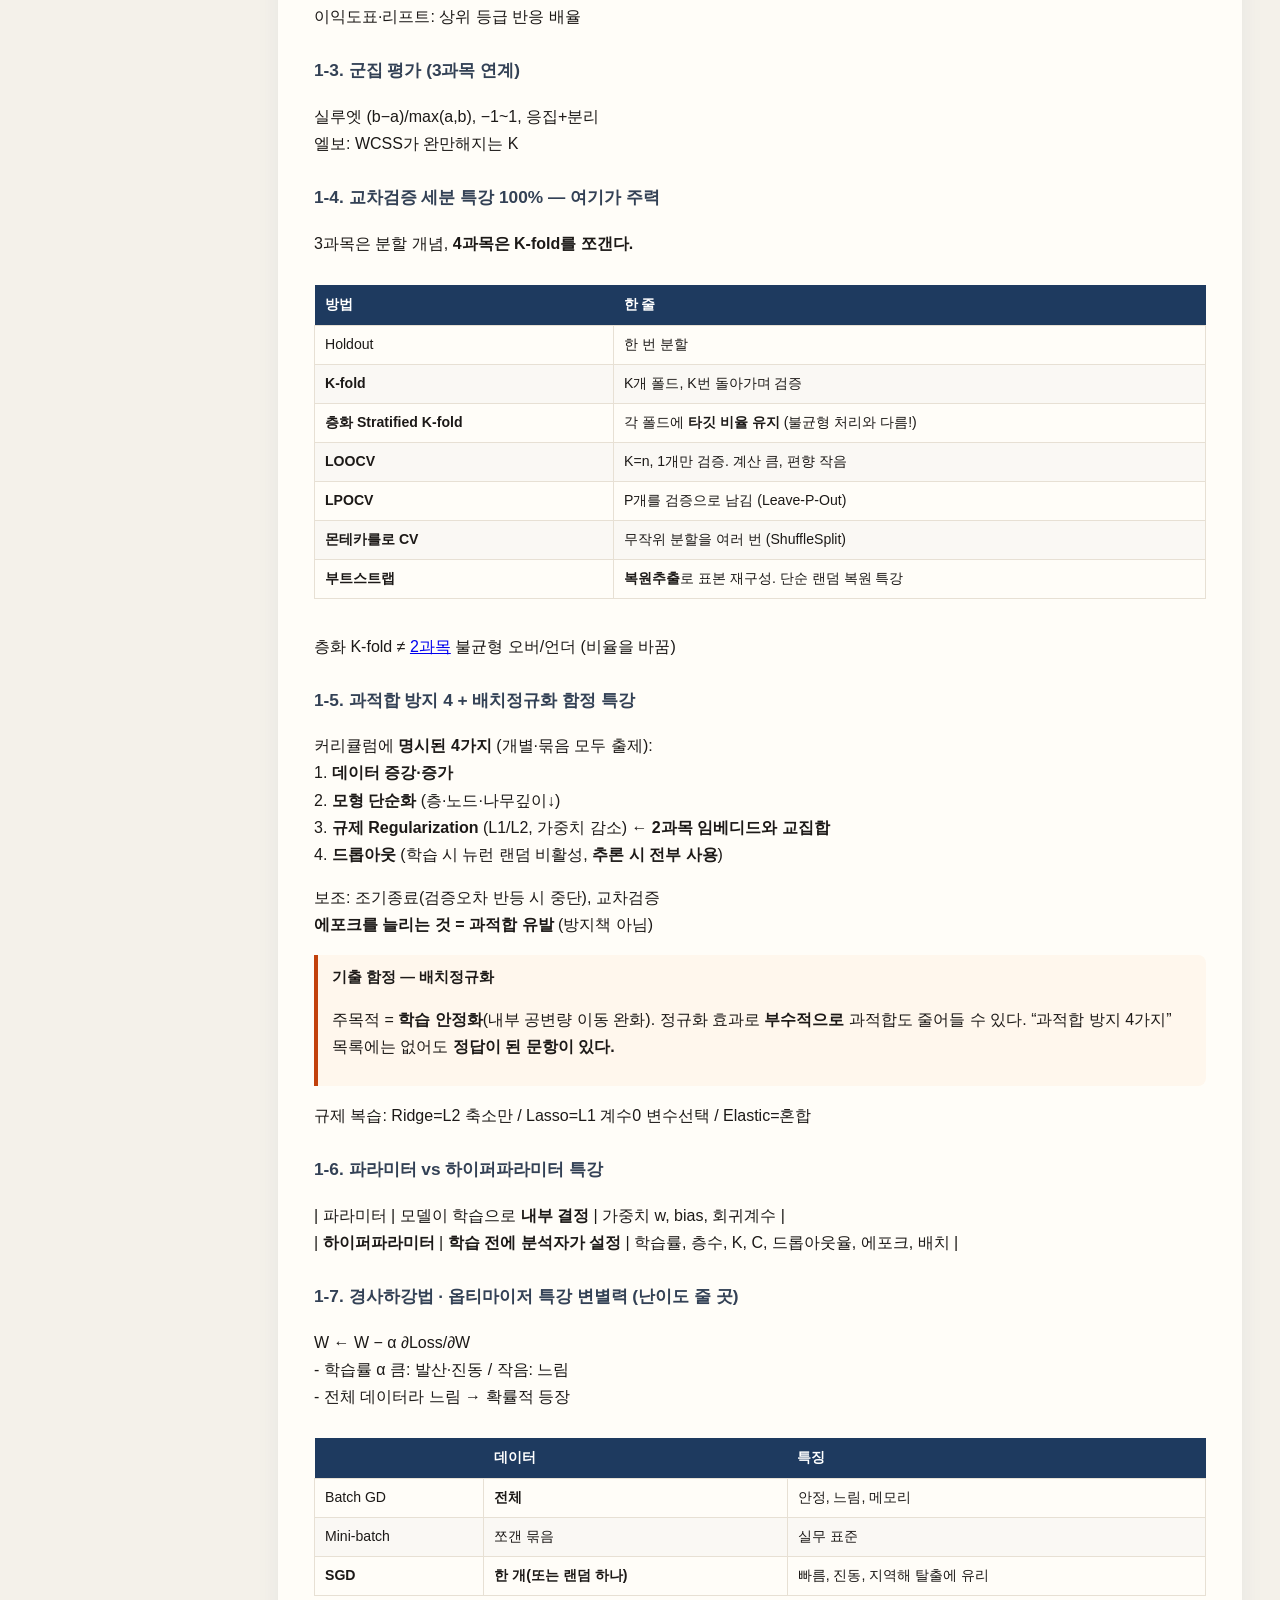
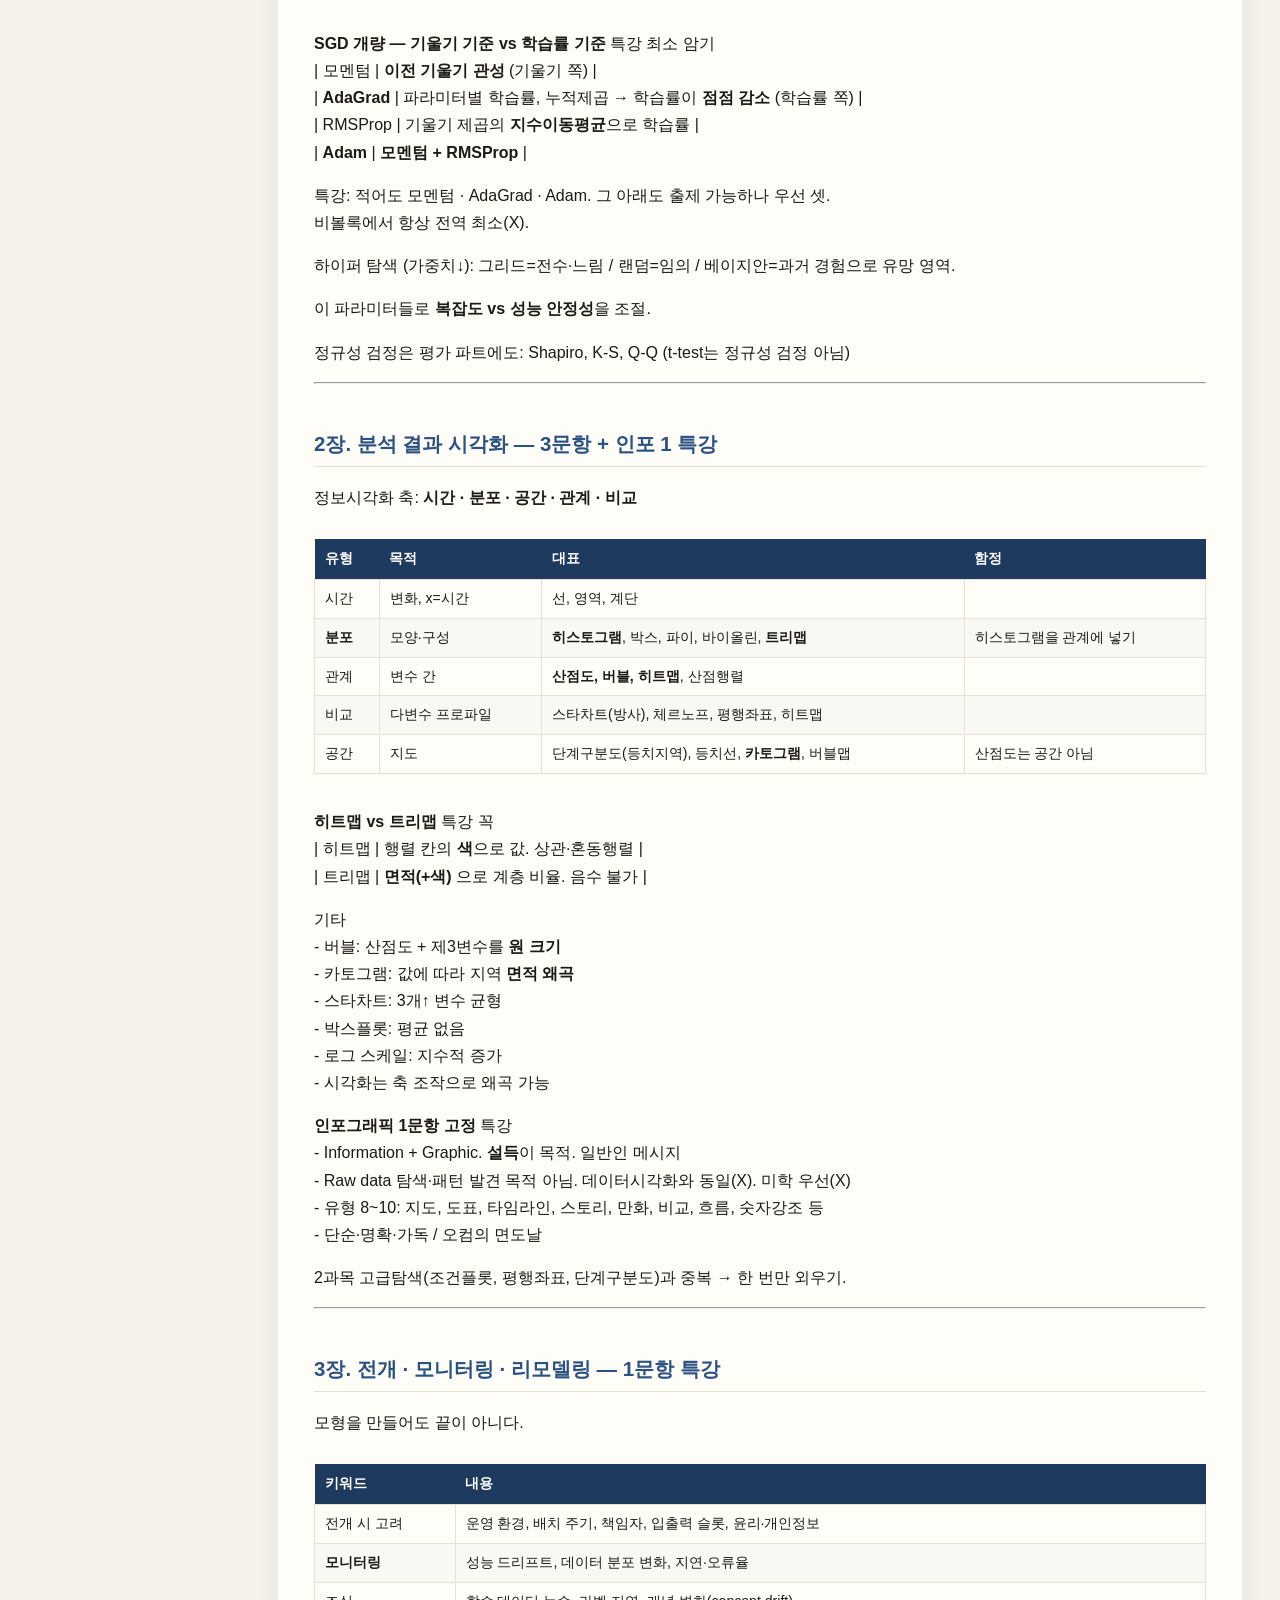
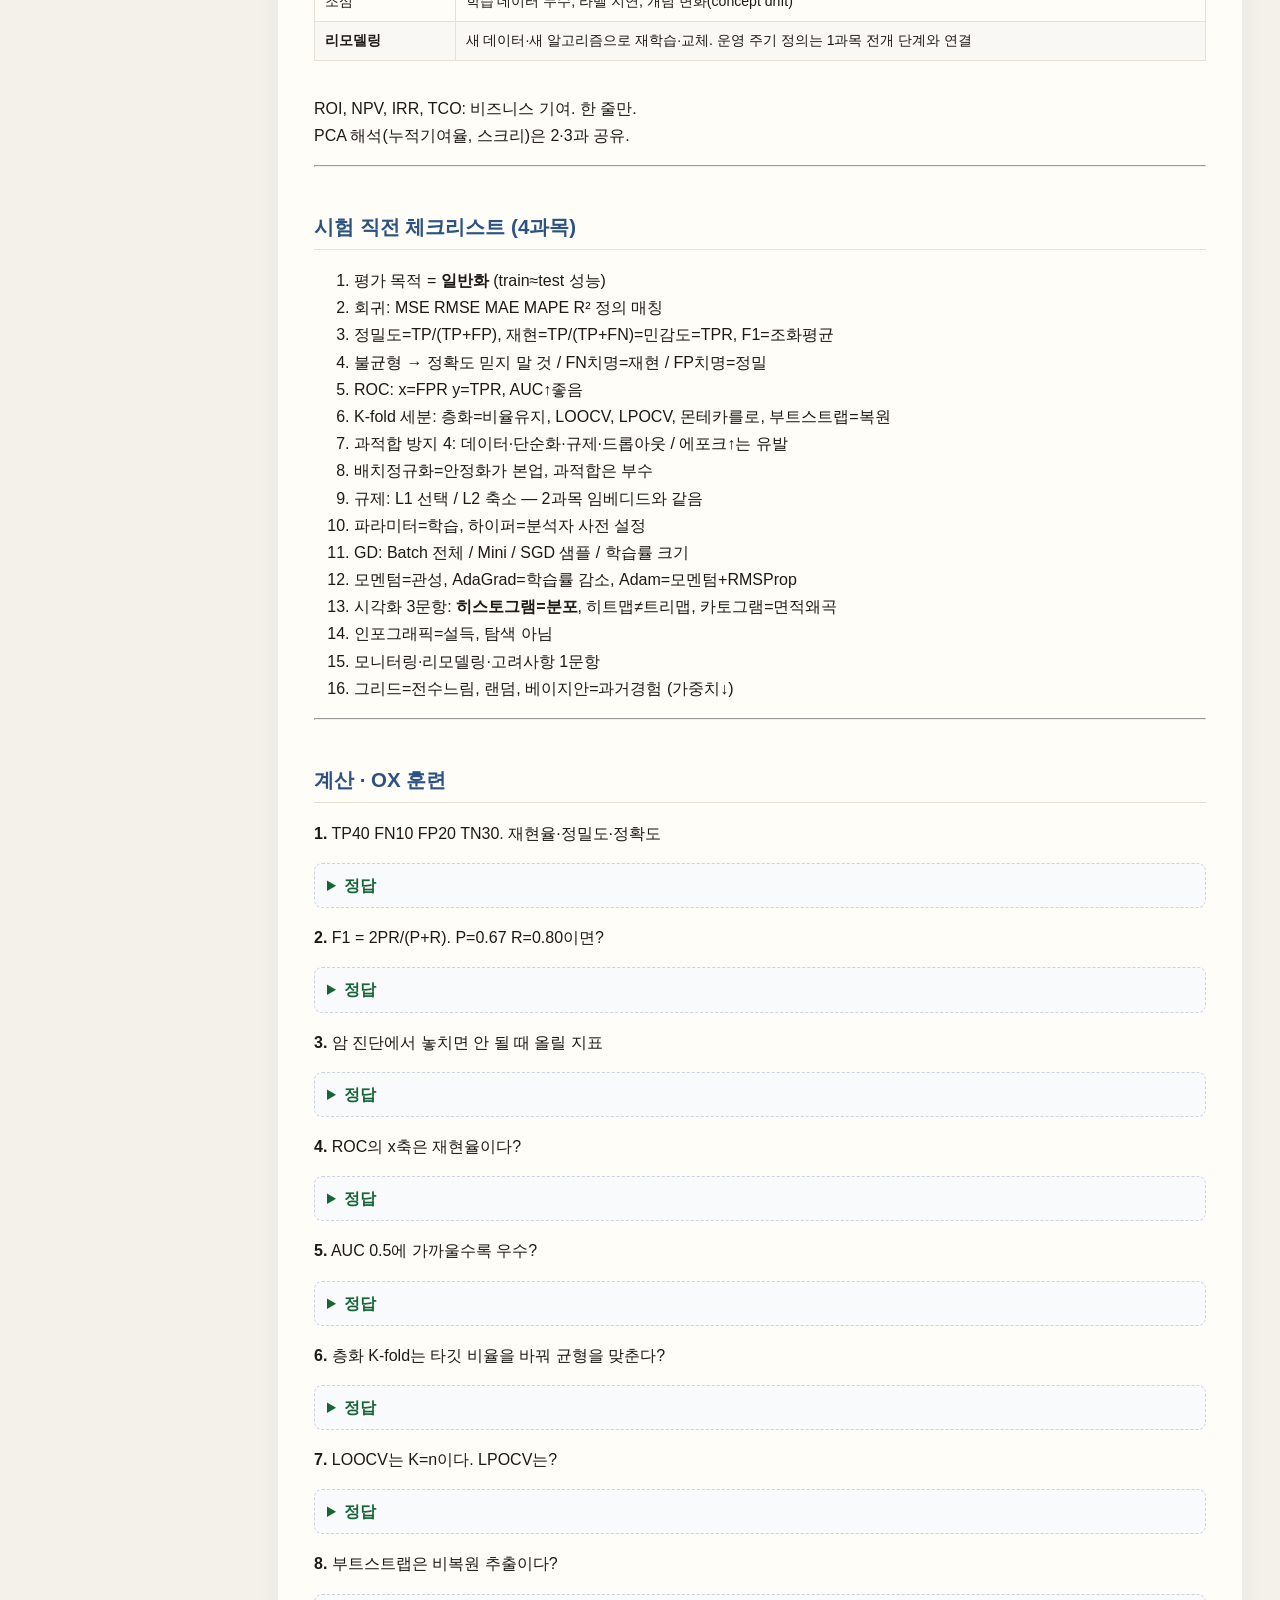
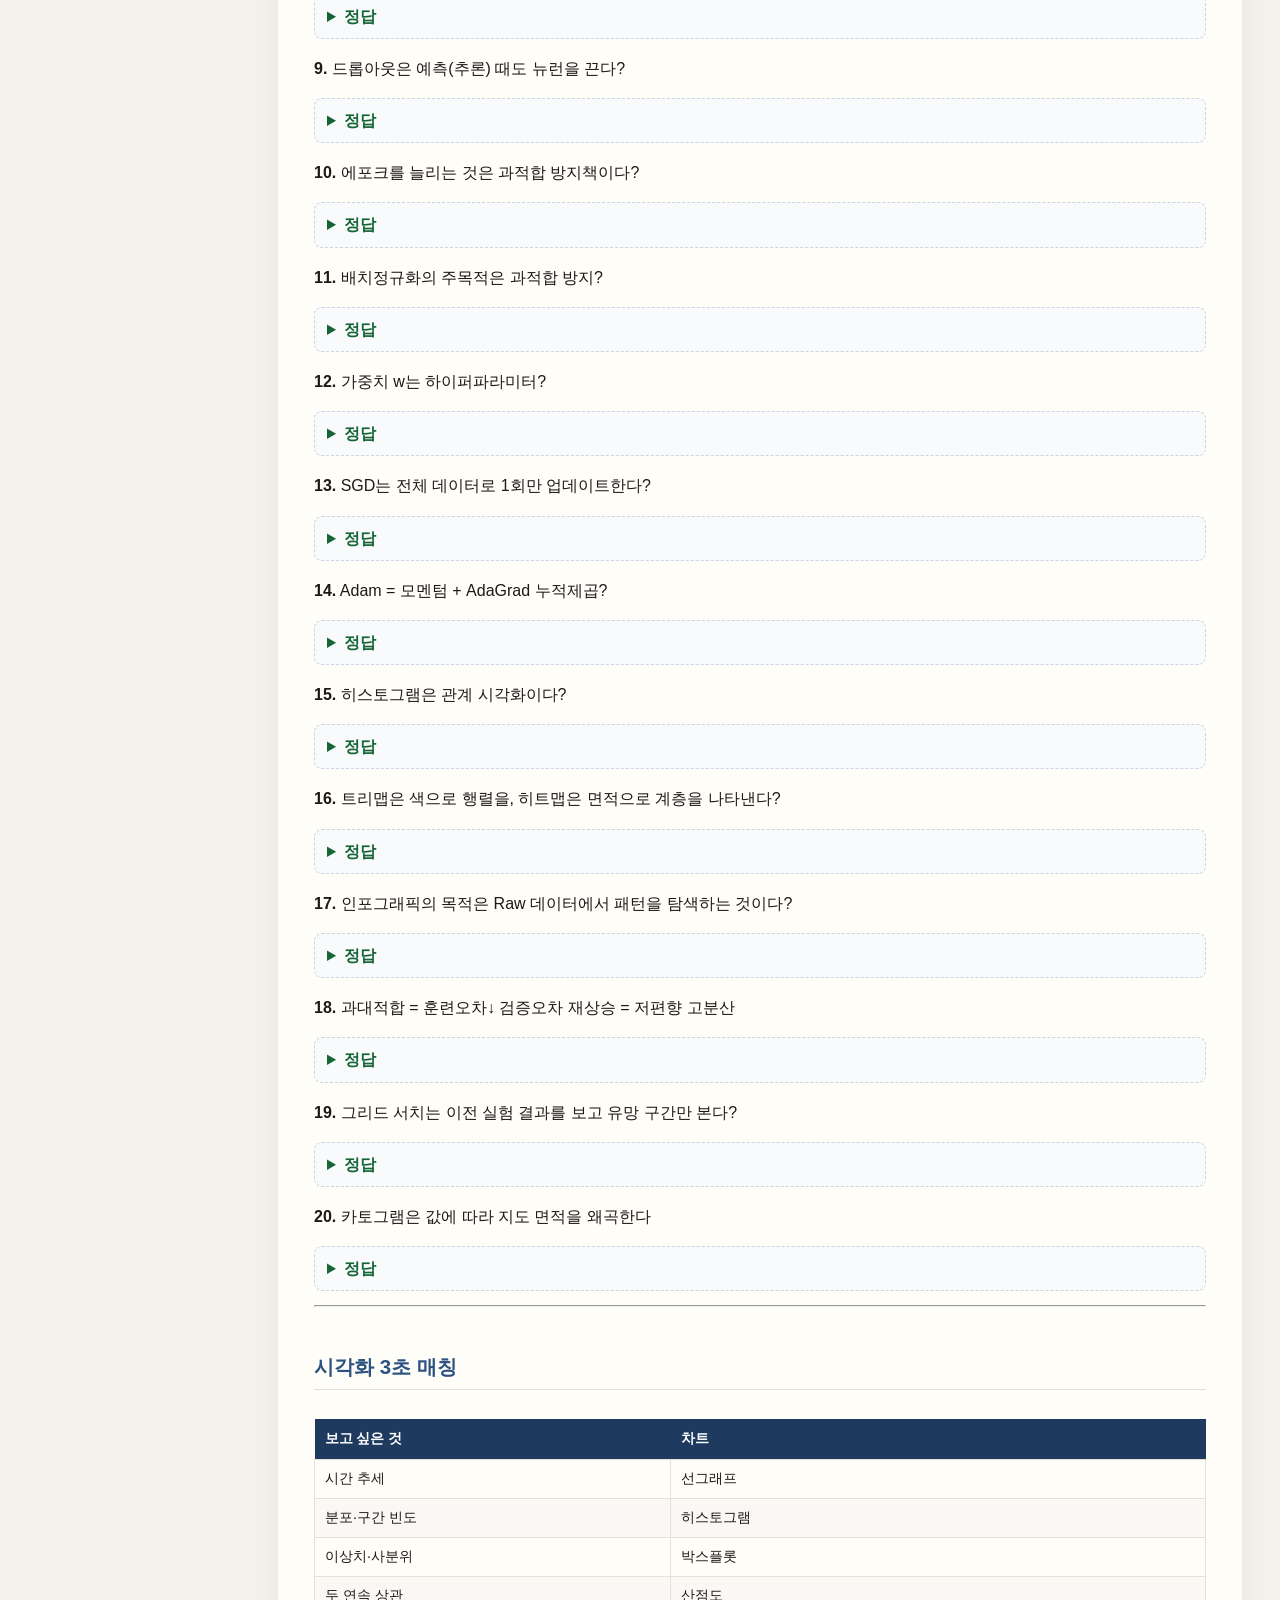
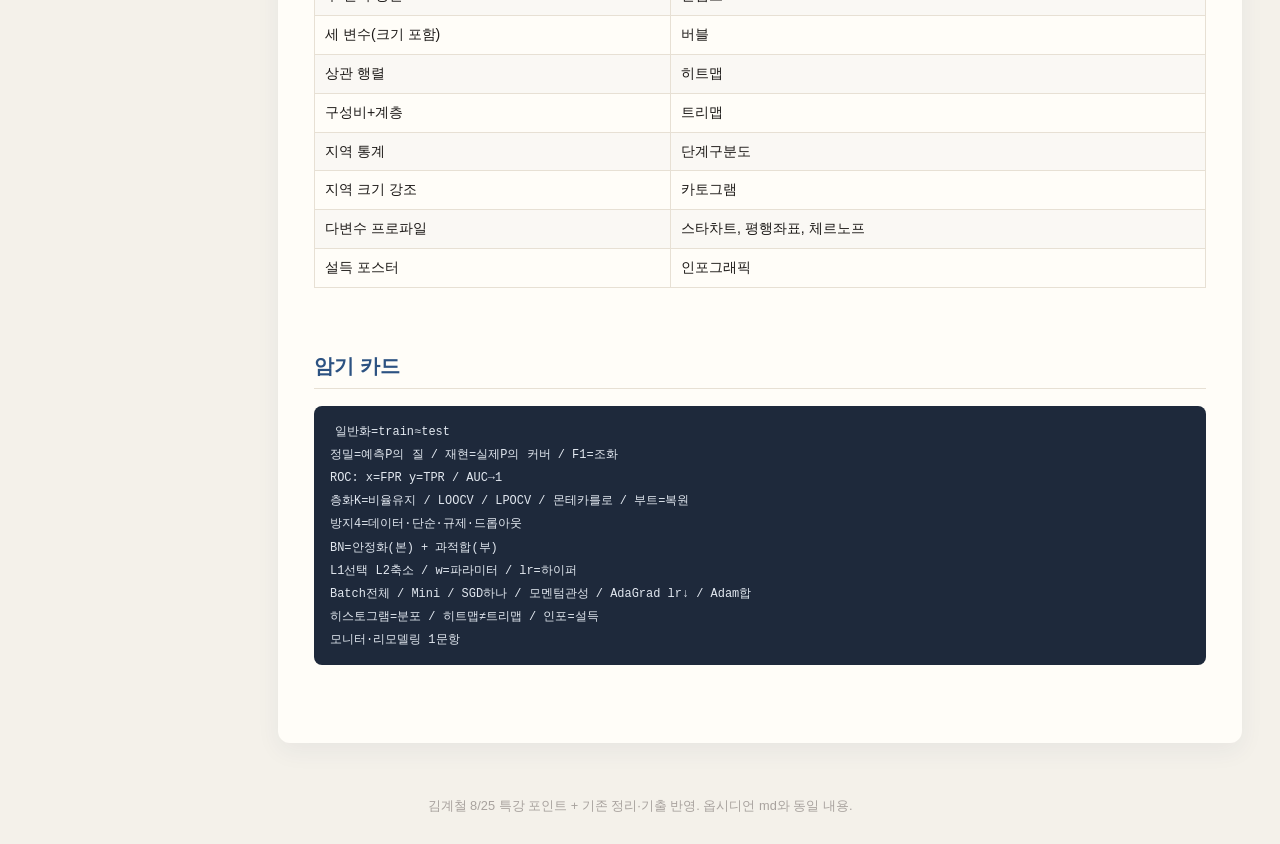
<file: web/4과목.html>
<!DOCTYPE html>
<html lang="ko">
<head>
<meta charset="utf-8">
<meta name="viewport" content="width=device-width, initial-scale=1">
<title>4과목 결과 해석 — 13회 빅분기 쪽집게</title>
<link rel="stylesheet" href="style.css">
</head>
<body>
<header class="topbar"><div class="brand">13회 빅분기 필기 쪽집게<small>2026.09</small></div><a href="index.html">홈</a><a href="합격전략.html">전략</a><a href="1과목.html">1 기획</a><a href="2과목.html">2 탐색</a><a href="3과목.html">3 모델링</a><a href="4과목.html" class="active">4 해석</a><a href="합본.html">합본·인쇄</a></header>
<div class="layout">
<nav class="toc"><strong>이 페이지</strong>
<a class="h2" href="#1장-분석-모형-평가">1장. 분석 모형 평가</a>
<a class="h3" href="#1-1-회귀-평가지표-특강-정의-매칭">1-1. 회귀 평가지표 특강 정의 매칭</a>
<a class="h3" href="#1-2-분류-평가지표-혼동행렬-특강-34문항">1-2. 분류 평가지표 · 혼동행렬 특강 3~4문항</a>
<a class="h3" href="#1-3-군집-평가-3과목-연계">1-3. 군집 평가 (3과목 연계)</a>
<a class="h3" href="#1-4-교차검증-세분-특강-100-여기가-주력">1-4. 교차검증 세분 특강 100% — 여기가 주력</a>
<a class="h3" href="#1-5-과적합-방지-4-배치정규화-함정-특강">1-5. 과적합 방지 4 + 배치정규화 함정 특강</a>
<a class="h3" href="#1-6-파라미터-vs-하이퍼파라미터-특강">1-6. 파라미터 vs 하이퍼파라미터 특강</a>
<a class="h3" href="#1-7-경사하강법-옵티마이저-특강-변별력-난이도-줄-곳">1-7. 경사하강법 · 옵티마이저 특강 변별력 (난이도 줄 곳)</a>
<a class="h2" href="#2장-분석-결과-시각화-3문항-인포-1-특강">2장. 분석 결과 시각화 — 3문항 + 인포 1 특강</a>
<a class="h2" href="#3장-전개-모니터링-리모델링-1문항-특강">3장. 전개 · 모니터링 · 리모델링 — 1문항 특강</a>
<a class="h2" href="#시험-직전-체크리스트-4과목">시험 직전 체크리스트 (4과목)</a>
<a class="h2" href="#계산-OX-훈련">계산 · OX 훈련</a>
<a class="h2" href="#시각화-3초-매칭">시각화 3초 매칭</a>
<a class="h2" href="#암기-카드">암기 카드</a></nav>
<main class="paper">
<h1>4과목. 빅데이터 결과 해석</h1>
<div class="callout danger"><div class="callout-title">특강 — 두 번째 전략 과목</div><p>타깃 <strong>13~14</strong>. <a href="1과목.html">1과목</a>과 <strong>한 묶음으로 회독.</strong>
축이 3개뿐이라 유형이 단순하다. <strong>이 3축이 문항의 약 50%(10문항).</strong>
1. 회귀·분류 <strong>평가지표</strong> (3~4문항)
2. <strong>정보 시각화</strong> (3문항) + 인포그래픽 (1)
3. <strong>과적합 방지</strong> + 교차검증 세분 + 최적화
회귀 진단(잔차 등)은 3과목 회귀를 했으면 패스.
하이퍼파라미터 그리드/랜덤/베이지안은 가중치↓, 정의만. 실기는 40초 오버 시 감점이라 튜닝을 거의 안 함.</p></div>

<p><strong>모형 평가의 목적 = 일반화 가능성.</strong> 학습 데이터와 평가 데이터에서 <strong>같은 성능</strong>이 나올 때 일반화 가능.</p>
<hr />
<h2 id="1장-분석-모형-평가">1장. 분석 모형 평가</h2>
<h3 id="1-1-회귀-평가지표-특강-정의-매칭">1-1. 회귀 평가지표 특강 정의 매칭</h3>
<div class="table-wrap"><table>
<thead>
<tr>
<th>지표</th>
<th>식</th>
<th>한 줄</th>
</tr>
</thead>
<tbody>
<tr>
<td>MSE</td>
<td>평균 (y−ŷ)²</td>
<td>큰 오차에 민감</td>
</tr>
<tr>
<td>RMSE</td>
<td>√MSE</td>
<td>y와 단위 같음</td>
</tr>
<tr>
<td>MAE</td>
<td>평균 |y−ŷ|</td>
<td>이상치에 MSE보다 강</td>
</tr>
<tr>
<td>MAPE</td>
<td>평균 |(y−ŷ)/y| ×100</td>
<td>% , y=0 주의</td>
</tr>
<tr>
<td>R²</td>
<td>1−SSE/SST</td>
<td>0~1, 상대 설명력</td>
</tr>
</tbody>
</table></div>
<p>문항: 정의를 주고 이름 고르기 / 회귀 지표 vs 분류 지표 섞어 놓기.</p>
<h3 id="1-2-분류-평가지표-혼동행렬-특강-34문항">1-2. 분류 평가지표 · 혼동행렬 특강 3~4문항</h3>
<pre><code>              예측 P    예측 N
실제 P         TP        FN
실제 N         FP        TN
</code></pre>
<p>T/F = 맞/틀림, P/N = <strong>예측</strong> 방향.</p>
<div class="table-wrap"><table>
<thead>
<tr>
<th>지표</th>
<th>식</th>
<th>언제</th>
</tr>
</thead>
<tbody>
<tr>
<td>정확도 Accuracy</td>
<td>(TP+TN)/전체</td>
<td>불균형이면 왜곡</td>
</tr>
<tr>
<td><strong>정밀도 Precision</strong></td>
<td>TP/(TP+FP)</td>
<td>FP가 치명 (스팸, 무고)</td>
</tr>
<tr>
<td><strong>재현율 Recall</strong></td>
<td>TP/(TP+FN)</td>
<td>FN이 치명 (암, 사기 놓침)</td>
</tr>
<tr>
<td>특이도 Specificity</td>
<td>TN/(TN+FP)</td>
<td></td>
</tr>
<tr>
<td>F1</td>
<td>2PR/(P+R)</td>
<td>정밀·재현 조화평균</td>
</tr>
<tr>
<td>F-β</td>
<td>β&gt;1 재현 중시</td>
<td></td>
</tr>
</tbody>
</table></div>
<p>재현율 = 민감도 = TPR = Hit Rate<br />
FPR = FP/(FP+TN) = 1−특이도<br />
정밀 ↔ 재현 <strong>트레이드오프</strong> (임계값)</p>
<p><strong>ROC</strong>: x=FPR, y=TPR(재현). <strong>AUC 1에 가까울수록 우수</strong> (0.5=무작위)<br />
함정: AUC 0.5가 우수(X) / ROC로 혼동행렬 원숫자 직접 산출(X)</p>
<p>이익도표·리프트: 상위 등급 반응 배율</p>
<h3 id="1-3-군집-평가-3과목-연계">1-3. 군집 평가 (3과목 연계)</h3>
<p>실루엣 (b−a)/max(a,b), −1~1, 응집+분리<br />
엘보: WCSS가 완만해지는 K</p>
<h3 id="1-4-교차검증-세분-특강-100-여기가-주력">1-4. 교차검증 세분 특강 100% — 여기가 주력</h3>
<p>3과목은 분할 개념, <strong>4과목은 K-fold를 쪼갠다.</strong></p>
<div class="table-wrap"><table>
<thead>
<tr>
<th>방법</th>
<th>한 줄</th>
</tr>
</thead>
<tbody>
<tr>
<td>Holdout</td>
<td>한 번 분할</td>
</tr>
<tr>
<td><strong>K-fold</strong></td>
<td>K개 폴드, K번 돌아가며 검증</td>
</tr>
<tr>
<td><strong>층화 Stratified K-fold</strong></td>
<td>각 폴드에 <strong>타깃 비율 유지</strong> (불균형 처리와 다름!)</td>
</tr>
<tr>
<td><strong>LOOCV</strong></td>
<td>K=n, 1개만 검증. 계산 큼, 편향 작음</td>
</tr>
<tr>
<td><strong>LPOCV</strong></td>
<td>P개를 검증으로 남김 (Leave-P-Out)</td>
</tr>
<tr>
<td><strong>몬테카를로 CV</strong></td>
<td>무작위 분할을 여러 번 (ShuffleSplit)</td>
</tr>
<tr>
<td><strong>부트스트랩</strong></td>
<td><strong>복원추출</strong>로 표본 재구성. 단순 랜덤 복원 특강</td>
</tr>
</tbody>
</table></div>
<p>층화 K-fold ≠ <a href="2과목.html">2과목</a> 불균형 오버/언더 (비율을 바꿈)</p>
<h3 id="1-5-과적합-방지-4-배치정규화-함정-특강">1-5. 과적합 방지 4 + 배치정규화 함정 특강</h3>
<p>커리큘럼에 <strong>명시된 4가지</strong> (개별·묶음 모두 출제):<br />
1. <strong>데이터 증강·증가</strong><br />
2. <strong>모형 단순화</strong> (층·노드·나무깊이↓)<br />
3. <strong>규제 Regularization</strong> (L1/L2, 가중치 감소) ← <strong>2과목 임베디드와 교집합</strong><br />
4. <strong>드롭아웃</strong> (학습 시 뉴런 랜덤 비활성, <strong>추론 시 전부 사용</strong>)</p>
<p>보조: 조기종료(검증오차 반등 시 중단), 교차검증<br />
<strong>에포크를 늘리는 것 = 과적합 유발</strong> (방지책 아님)</p>
<div class="callout warning"><div class="callout-title">기출 함정 — 배치정규화</div><p>주목적 = <strong>학습 안정화</strong>(내부 공변량 이동 완화).
정규화 효과로 <strong>부수적으로</strong> 과적합도 줄어들 수 있다.
“과적합 방지 4가지” 목록에는 없어도 <strong>정답이 된 문항이 있다.</strong></p></div>

<p>규제 복습: Ridge=L2 축소만 / Lasso=L1 계수0 변수선택 / Elastic=혼합</p>
<h3 id="1-6-파라미터-vs-하이퍼파라미터-특강">1-6. 파라미터 vs 하이퍼파라미터 특강</h3>
<p>| 파라미터 | 모델이 학습으로 <strong>내부 결정</strong> | 가중치 w, bias, 회귀계수 |<br />
| <strong>하이퍼파라미터</strong> | <strong>학습 전에 분석자가 설정</strong> | 학습률, 층수, K, C, 드롭아웃율, 에포크, 배치 |</p>
<h3 id="1-7-경사하강법-옵티마이저-특강-변별력-난이도-줄-곳">1-7. 경사하강법 · 옵티마이저 특강 변별력 (난이도 줄 곳)</h3>
<p>W ← W − α ∂Loss/∂W<br />
- 학습률 α 큼: 발산·진동 / 작음: 느림<br />
- 전체 데이터라 느림 → 확률적 등장</p>
<div class="table-wrap"><table>
<thead>
<tr>
<th></th>
<th>데이터</th>
<th>특징</th>
</tr>
</thead>
<tbody>
<tr>
<td>Batch GD</td>
<td><strong>전체</strong></td>
<td>안정, 느림, 메모리</td>
</tr>
<tr>
<td>Mini-batch</td>
<td>쪼갠 묶음</td>
<td>실무 표준</td>
</tr>
<tr>
<td><strong>SGD</strong></td>
<td><strong>한 개(또는 랜덤 하나)</strong></td>
<td>빠름, 진동, 지역해 탈출에 유리</td>
</tr>
</tbody>
</table></div>
<p><strong>SGD 개량 — 기울기 기준 vs 학습률 기준</strong> 특강 최소 암기<br />
| 모멘텀 | <strong>이전 기울기 관성</strong> (기울기 쪽) |<br />
| <strong>AdaGrad</strong> | 파라미터별 학습률, 누적제곱 → 학습률이 <strong>점점 감소</strong> (학습률 쪽) |<br />
| RMSProp | 기울기 제곱의 <strong>지수이동평균</strong>으로 학습률 |<br />
| <strong>Adam</strong> | <strong>모멘텀 + RMSProp</strong> |</p>
<p>특강: 적어도 모멘텀 · AdaGrad · Adam. 그 아래도 출제 가능하나 우선 셋.<br />
비볼록에서 항상 전역 최소(X).</p>
<p>하이퍼 탐색 (가중치↓): 그리드=전수·느림 / 랜덤=임의 / 베이지안=과거 경험으로 유망 영역.</p>
<p>이 파라미터들로 <strong>복잡도 vs 성능 안정성</strong>을 조절.</p>
<p>정규성 검정은 평가 파트에도: Shapiro, K-S, Q-Q (t-test는 정규성 검정 아님)</p>
<hr />
<h2 id="2장-분석-결과-시각화-3문항-인포-1-특강">2장. 분석 결과 시각화 — 3문항 + 인포 1 특강</h2>
<p>정보시각화 축: <strong>시간 · 분포 · 공간 · 관계 · 비교</strong></p>
<div class="table-wrap"><table>
<thead>
<tr>
<th>유형</th>
<th>목적</th>
<th>대표</th>
<th>함정</th>
</tr>
</thead>
<tbody>
<tr>
<td>시간</td>
<td>변화, x=시간</td>
<td>선, 영역, 계단</td>
<td></td>
</tr>
<tr>
<td><strong>분포</strong></td>
<td>모양·구성</td>
<td><strong>히스토그램</strong>, 박스, 파이, 바이올린, <strong>트리맵</strong></td>
<td>히스토그램을 관계에 넣기</td>
</tr>
<tr>
<td>관계</td>
<td>변수 간</td>
<td><strong>산점도, 버블, 히트맵</strong>, 산점행렬</td>
<td></td>
</tr>
<tr>
<td>비교</td>
<td>다변수 프로파일</td>
<td>스타차트(방사), 체르노프, 평행좌표, 히트맵</td>
<td></td>
</tr>
<tr>
<td>공간</td>
<td>지도</td>
<td>단계구분도(등치지역), 등치선, <strong>카토그램</strong>, 버블맵</td>
<td>산점도는 공간 아님</td>
</tr>
</tbody>
</table></div>
<p><strong>히트맵 vs 트리맵</strong> 특강 꼭<br />
| 히트맵 | 행렬 칸의 <strong>색</strong>으로 값. 상관·혼동행렬 |<br />
| 트리맵 | <strong>면적(+색)</strong> 으로 계층 비율. 음수 불가 |</p>
<p>기타<br />
- 버블: 산점도 + 제3변수를 <strong>원 크기</strong><br />
- 카토그램: 값에 따라 지역 <strong>면적 왜곡</strong><br />
- 스타차트: 3개↑ 변수 균형<br />
- 박스플롯: 평균 없음<br />
- 로그 스케일: 지수적 증가<br />
- 시각화는 축 조작으로 왜곡 가능</p>
<p><strong>인포그래픽 1문항 고정</strong> 특강<br />
- Information + Graphic. <strong>설득</strong>이 목적. 일반인 메시지<br />
- Raw data 탐색·패턴 발견 목적 아님. 데이터시각화와 동일(X). 미학 우선(X)<br />
- 유형 8~10: 지도, 도표, 타임라인, 스토리, 만화, 비교, 흐름, 숫자강조 등<br />
- 단순·명확·가독 / 오컴의 면도날</p>
<p>2과목 고급탐색(조건플롯, 평행좌표, 단계구분도)과 중복 → 한 번만 외우기.</p>
<hr />
<h2 id="3장-전개-모니터링-리모델링-1문항-특강">3장. 전개 · 모니터링 · 리모델링 — 1문항 특강</h2>
<p>모형을 만들어도 끝이 아니다.</p>
<div class="table-wrap"><table>
<thead>
<tr>
<th>키워드</th>
<th>내용</th>
</tr>
</thead>
<tbody>
<tr>
<td>전개 시 고려</td>
<td>운영 환경, 배치 주기, 책임자, 입출력 슬롯, 윤리·개인정보</td>
</tr>
<tr>
<td><strong>모니터링</strong></td>
<td>성능 드리프트, 데이터 분포 변화, 지연·오류율</td>
</tr>
<tr>
<td>조심</td>
<td>학습 데이터 누수, 라벨 지연, 개념 변화(concept drift)</td>
</tr>
<tr>
<td><strong>리모델링</strong></td>
<td>새 데이터·새 알고리즘으로 재학습·교체. 운영 주기 정의는 1과목 전개 단계와 연결</td>
</tr>
</tbody>
</table></div>
<p>ROI, NPV, IRR, TCO: 비즈니스 기여. 한 줄만.<br />
PCA 해석(누적기여율, 스크리)은 2·3과 공유.</p>
<hr />
<h2 id="시험-직전-체크리스트-4과목">시험 직전 체크리스트 (4과목)</h2>
<ol>
<li>평가 목적 = <strong>일반화</strong> (train≈test 성능)</li>
<li>회귀: MSE RMSE MAE MAPE R² 정의 매칭</li>
<li>정밀도=TP/(TP+FP), 재현=TP/(TP+FN)=민감도=TPR, F1=조화평균</li>
<li>불균형 → 정확도 믿지 말 것 / FN치명=재현 / FP치명=정밀</li>
<li>ROC: x=FPR y=TPR, AUC↑좋음</li>
<li>K-fold 세분: 층화=비율유지, LOOCV, LPOCV, 몬테카를로, 부트스트랩=복원</li>
<li>과적합 방지 4: 데이터·단순화·규제·드롭아웃 / 에포크↑는 유발</li>
<li>배치정규화=안정화가 본업, 과적합은 부수</li>
<li>규제: L1 선택 / L2 축소 — 2과목 임베디드와 같음</li>
<li>파라미터=학습, 하이퍼=분석자 사전 설정</li>
<li>GD: Batch 전체 / Mini / SGD 샘플 / 학습률 크기</li>
<li>모멘텀=관성, AdaGrad=학습률 감소, Adam=모멘텀+RMSProp</li>
<li>시각화 3문항: <strong>히스토그램=분포</strong>, 히트맵≠트리맵, 카토그램=면적왜곡</li>
<li>인포그래픽=설득, 탐색 아님</li>
<li>모니터링·리모델링·고려사항 1문항</li>
<li>그리드=전수느림, 랜덤, 베이지안=과거경험 (가중치↓)</li>
</ol>
<hr />
<h2 id="계산-OX-훈련">계산 · OX 훈련</h2>
<p><strong>1.</strong> TP40 FN10 FP20 TN30. 재현율·정밀도·정확도</p>
<details><summary>정답</summary>재현 40/50=<strong>0.80</strong>, 정밀 40/60≈<strong>0.67</strong>, 정확 70/100=<strong>0.70</strong></details>

<p><strong>2.</strong> F1 = 2PR/(P+R). P=0.67 R=0.80이면?</p>
<details><summary>정답</summary>≈ <strong>0.73</strong></details>

<p><strong>3.</strong> 암 진단에서 놓치면 안 될 때 올릴 지표</p>
<details><summary>정답</summary><strong>재현율(민감도)</strong> — FN 감소</details>

<p><strong>4.</strong> ROC의 x축은 재현율이다?</p>
<details><summary>정답</summary>X. x=<strong>FPR</strong>, y=TPR(재현).</details>

<p><strong>5.</strong> AUC 0.5에 가까울수록 우수?</p>
<details><summary>정답</summary>X. <strong>1</strong>에 가까울수록. 0.5=무작위.</details>

<p><strong>6.</strong> 층화 K-fold는 타깃 비율을 바꿔 균형을 맞춘다?</p>
<details><summary>정답</summary>X. <strong>원래 비율 유지</strong>. 바꾸는 건 오버/언더.</details>

<p><strong>7.</strong> LOOCV는 K=n이다. LPOCV는?</p>
<details><summary>정답</summary>한 번에 <strong>P개</strong>를 검증으로 남김.</details>

<p><strong>8.</strong> 부트스트랩은 비복원 추출이다?</p>
<details><summary>정답</summary>X. <strong>복원</strong> 추출.</details>

<p><strong>9.</strong> 드롭아웃은 예측(추론) 때도 뉴런을 끈다?</p>
<details><summary>정답</summary>X. <strong>학습 때만</strong>. 추론은 전부 사용.</details>

<p><strong>10.</strong> 에포크를 늘리는 것은 과적합 방지책이다?</p>
<details><summary>정답</summary>X. <strong>유발</strong>.</details>

<p><strong>11.</strong> 배치정규화의 주목적은 과적합 방지?</p>
<details><summary>정답</summary>X. <strong>학습 안정화</strong>. 과적합은 부수.</details>

<p><strong>12.</strong> 가중치 w는 하이퍼파라미터?</p>
<details><summary>정답</summary>X. <strong>파라미터</strong>(학습). 학습률·층수는 하이퍼.</details>

<p><strong>13.</strong> SGD는 전체 데이터로 1회만 업데이트한다?</p>
<details><summary>정답</summary>X. 그건 Batch GD. SGD는 샘플마다.</details>

<p><strong>14.</strong> Adam = 모멘텀 + AdaGrad 누적제곱?</p>
<details><summary>정답</summary>대략 <strong>모멘텀 + RMSProp</strong>. AdaGrad는 학습률이 너무 줄어드는 문제 → RMSProp이 보완.</details>

<p><strong>15.</strong> 히스토그램은 관계 시각화이다?</p>
<details><summary>정답</summary>X. <strong>분포</strong>. 관계는 산점·히트맵·버블.</details>

<p><strong>16.</strong> 트리맵은 색으로 행렬을, 히트맵은 면적으로 계층을 나타낸다?</p>
<details><summary>정답</summary>X. <strong>반대</strong>. 히트맵=색 행렬, 트리맵=면적 계층.</details>

<p><strong>17.</strong> 인포그래픽의 목적은 Raw 데이터에서 패턴을 탐색하는 것이다?</p>
<details><summary>정답</summary>X. <strong>일반인 설득형 메시지</strong>.</details>

<p><strong>18.</strong> 과대적합 = 훈련오차↓ 검증오차 재상승 = 저편향 고분산</p>
<details><summary>정답</summary>O</details>

<p><strong>19.</strong> 그리드 서치는 이전 실험 결과를 보고 유망 구간만 본다?</p>
<details><summary>정답</summary>X. 그건 베이지안. 그리드=<strong>전수</strong>.</details>

<p><strong>20.</strong> 카토그램은 값에 따라 지도 면적을 왜곡한다</p>
<details><summary>정답</summary>O</details>

<hr />
<h2 id="시각화-3초-매칭">시각화 3초 매칭</h2>
<div class="table-wrap"><table>
<thead>
<tr>
<th>보고 싶은 것</th>
<th>차트</th>
</tr>
</thead>
<tbody>
<tr>
<td>시간 추세</td>
<td>선그래프</td>
</tr>
<tr>
<td>분포·구간 빈도</td>
<td>히스토그램</td>
</tr>
<tr>
<td>이상치·사분위</td>
<td>박스플롯</td>
</tr>
<tr>
<td>두 연속 상관</td>
<td>산점도</td>
</tr>
<tr>
<td>세 변수(크기 포함)</td>
<td>버블</td>
</tr>
<tr>
<td>상관 행렬</td>
<td>히트맵</td>
</tr>
<tr>
<td>구성비+계층</td>
<td>트리맵</td>
</tr>
<tr>
<td>지역 통계</td>
<td>단계구분도</td>
</tr>
<tr>
<td>지역 크기 강조</td>
<td>카토그램</td>
</tr>
<tr>
<td>다변수 프로파일</td>
<td>스타차트, 평행좌표, 체르노프</td>
</tr>
<tr>
<td>설득 포스터</td>
<td>인포그래픽</td>
</tr>
</tbody>
</table></div>
<h2 id="암기-카드">암기 카드</h2>
<pre><code>일반화=train≈test
정밀=예측P의 질 / 재현=실제P의 커버 / F1=조화
ROC: x=FPR y=TPR / AUC→1
층화K=비율유지 / LOOCV / LPOCV / 몬테카를로 / 부트=복원
방지4=데이터·단순·규제·드롭아웃
BN=안정화(본) + 과적합(부)
L1선택 L2축소 / w=파라미터 / lr=하이퍼
Batch전체 / Mini / SGD하나 / 모멘텀관성 / AdaGrad lr↓ / Adam합
히스토그램=분포 / 히트맵≠트리맵 / 인포=설득
모니터·리모델링 1문항
</code></pre>
</main>
</div>
<footer class="site">김계철 8/25 특강 포인트 + 기존 정리·기출 반영. 옵시디언 md와 동일 내용.</footer>
</body>
</html>
</file>
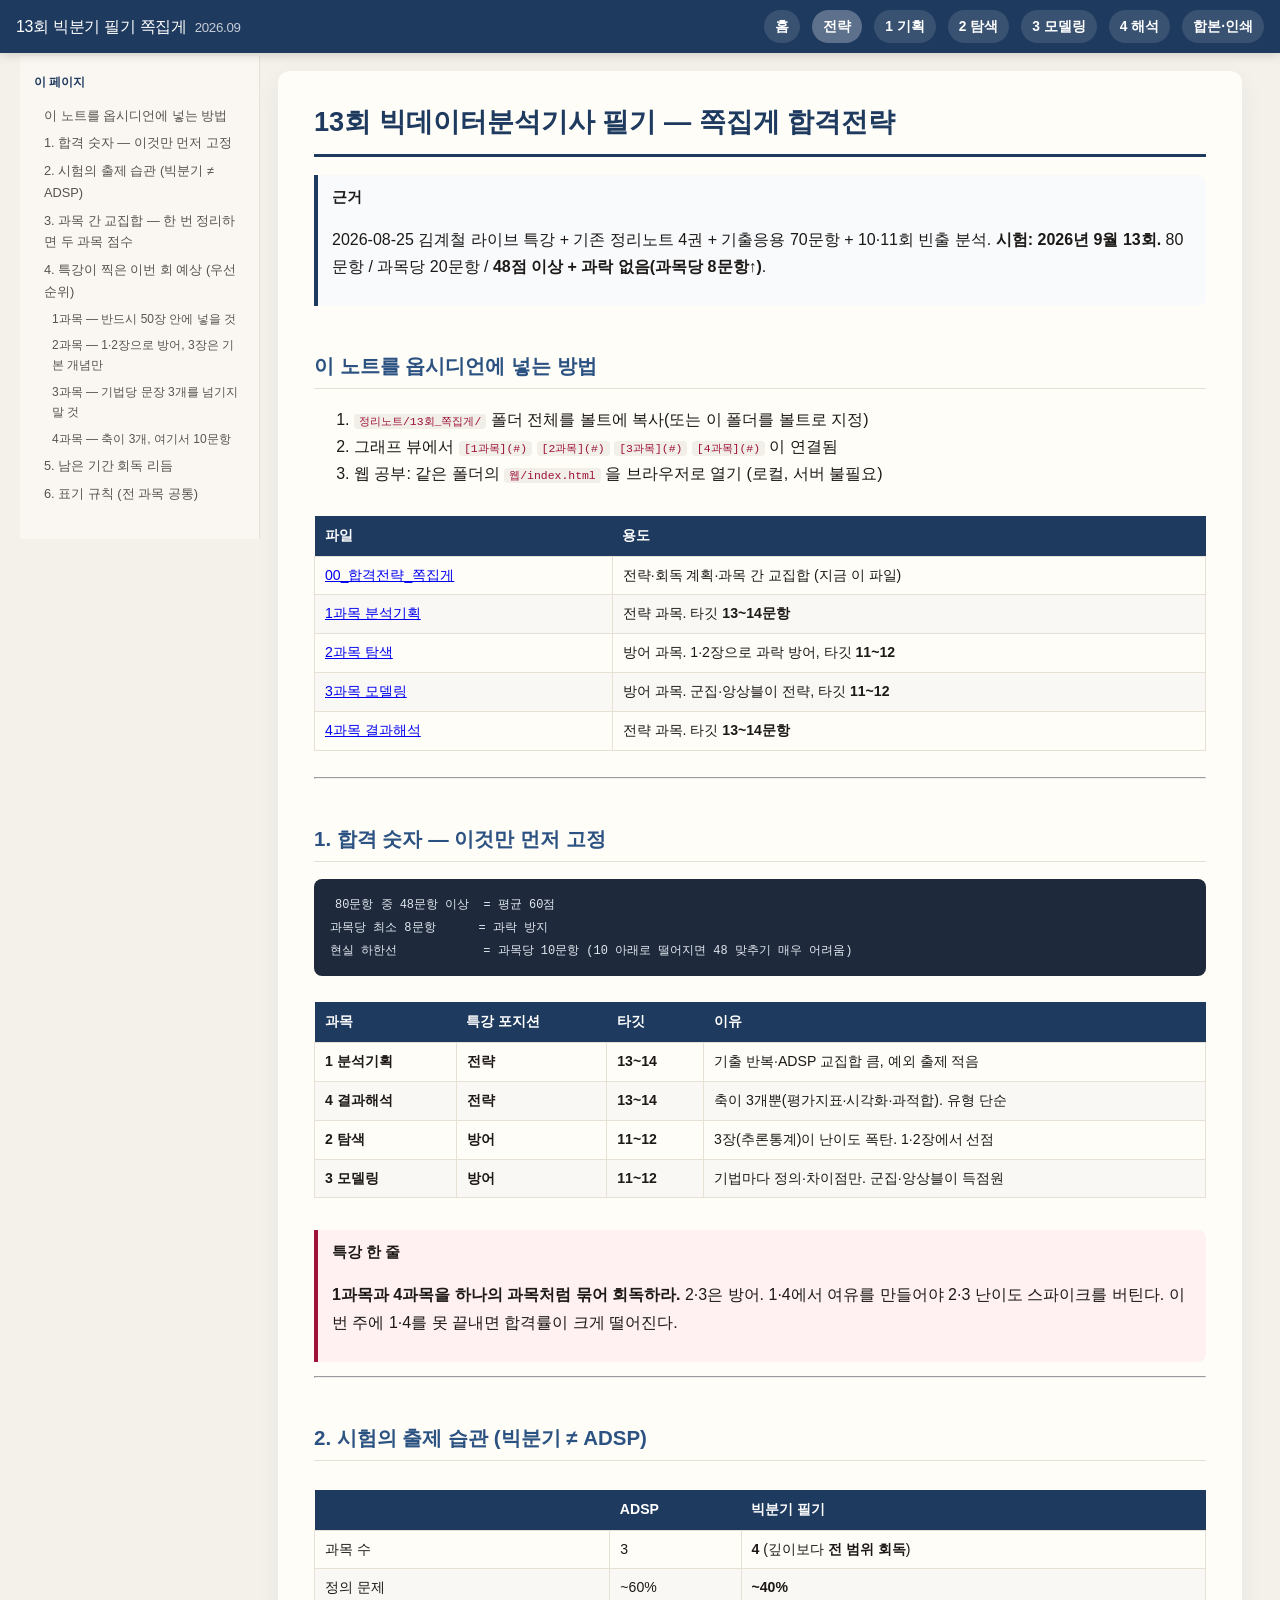
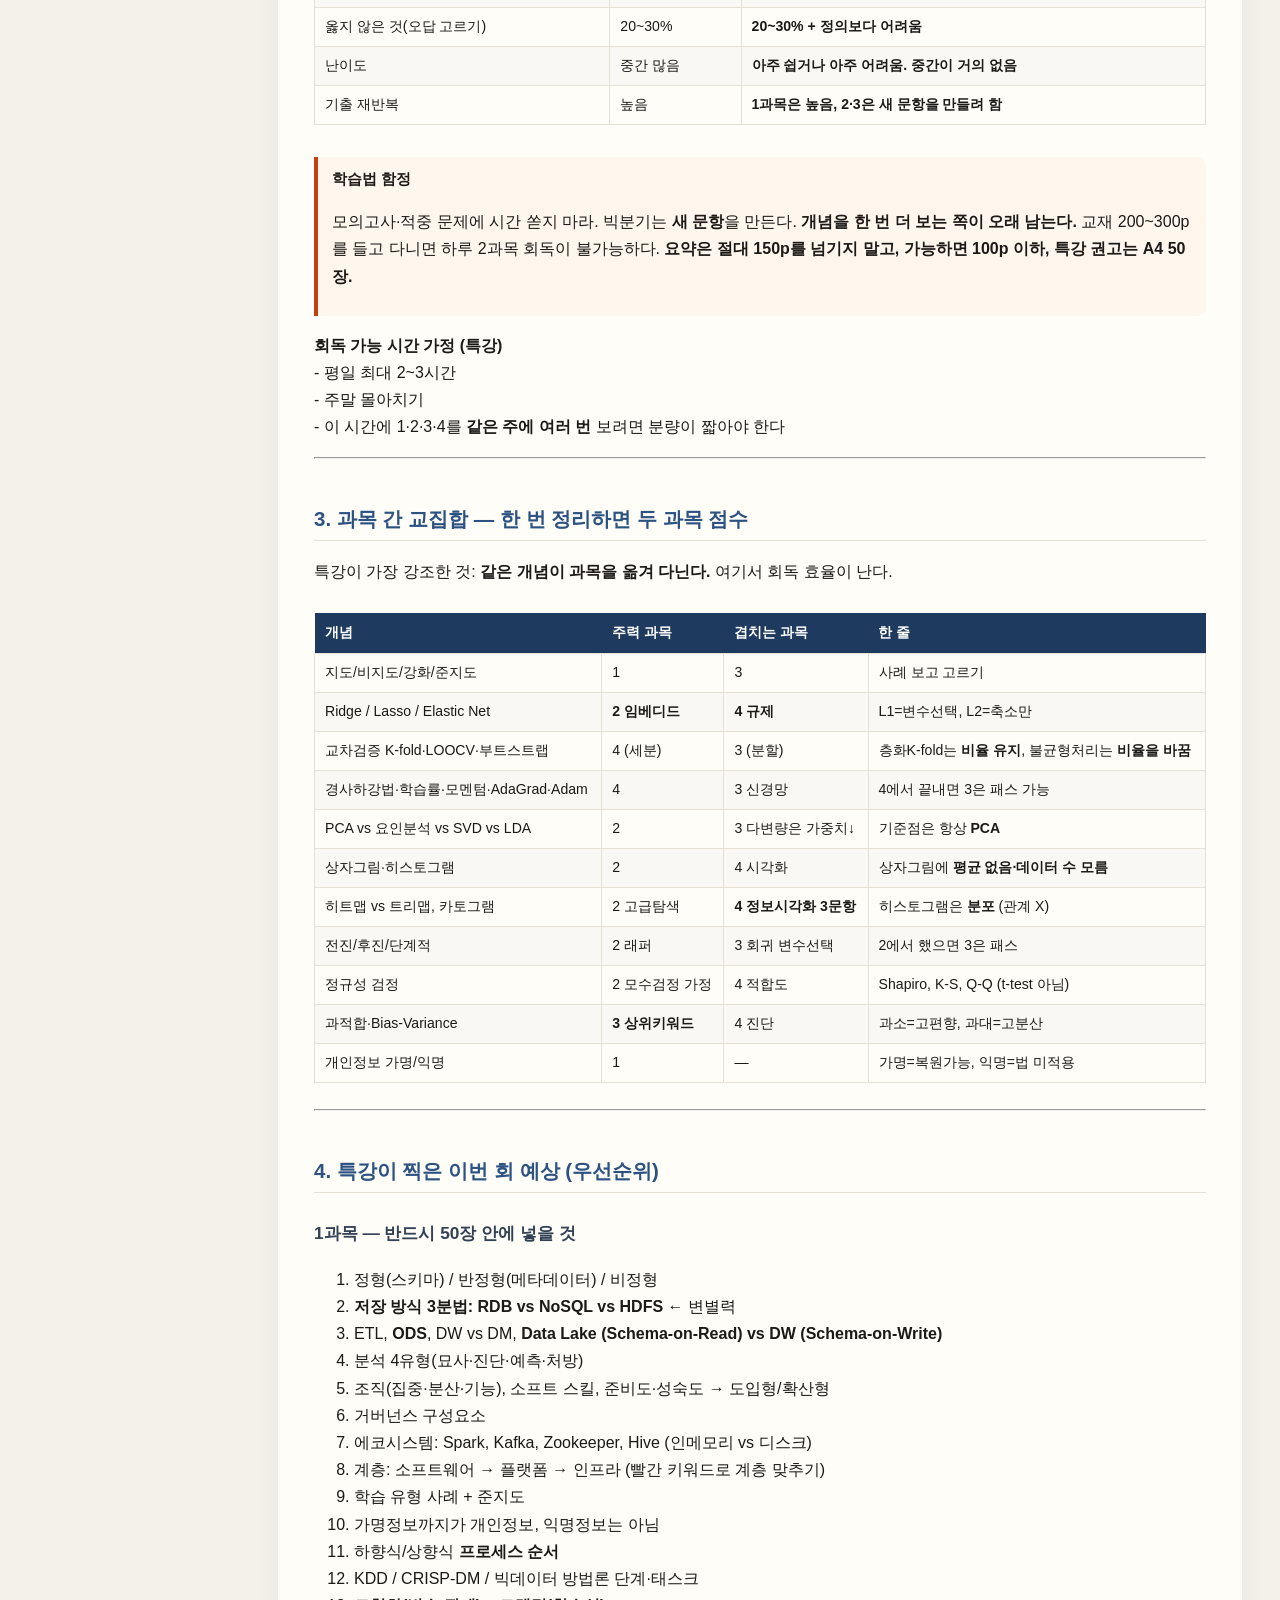
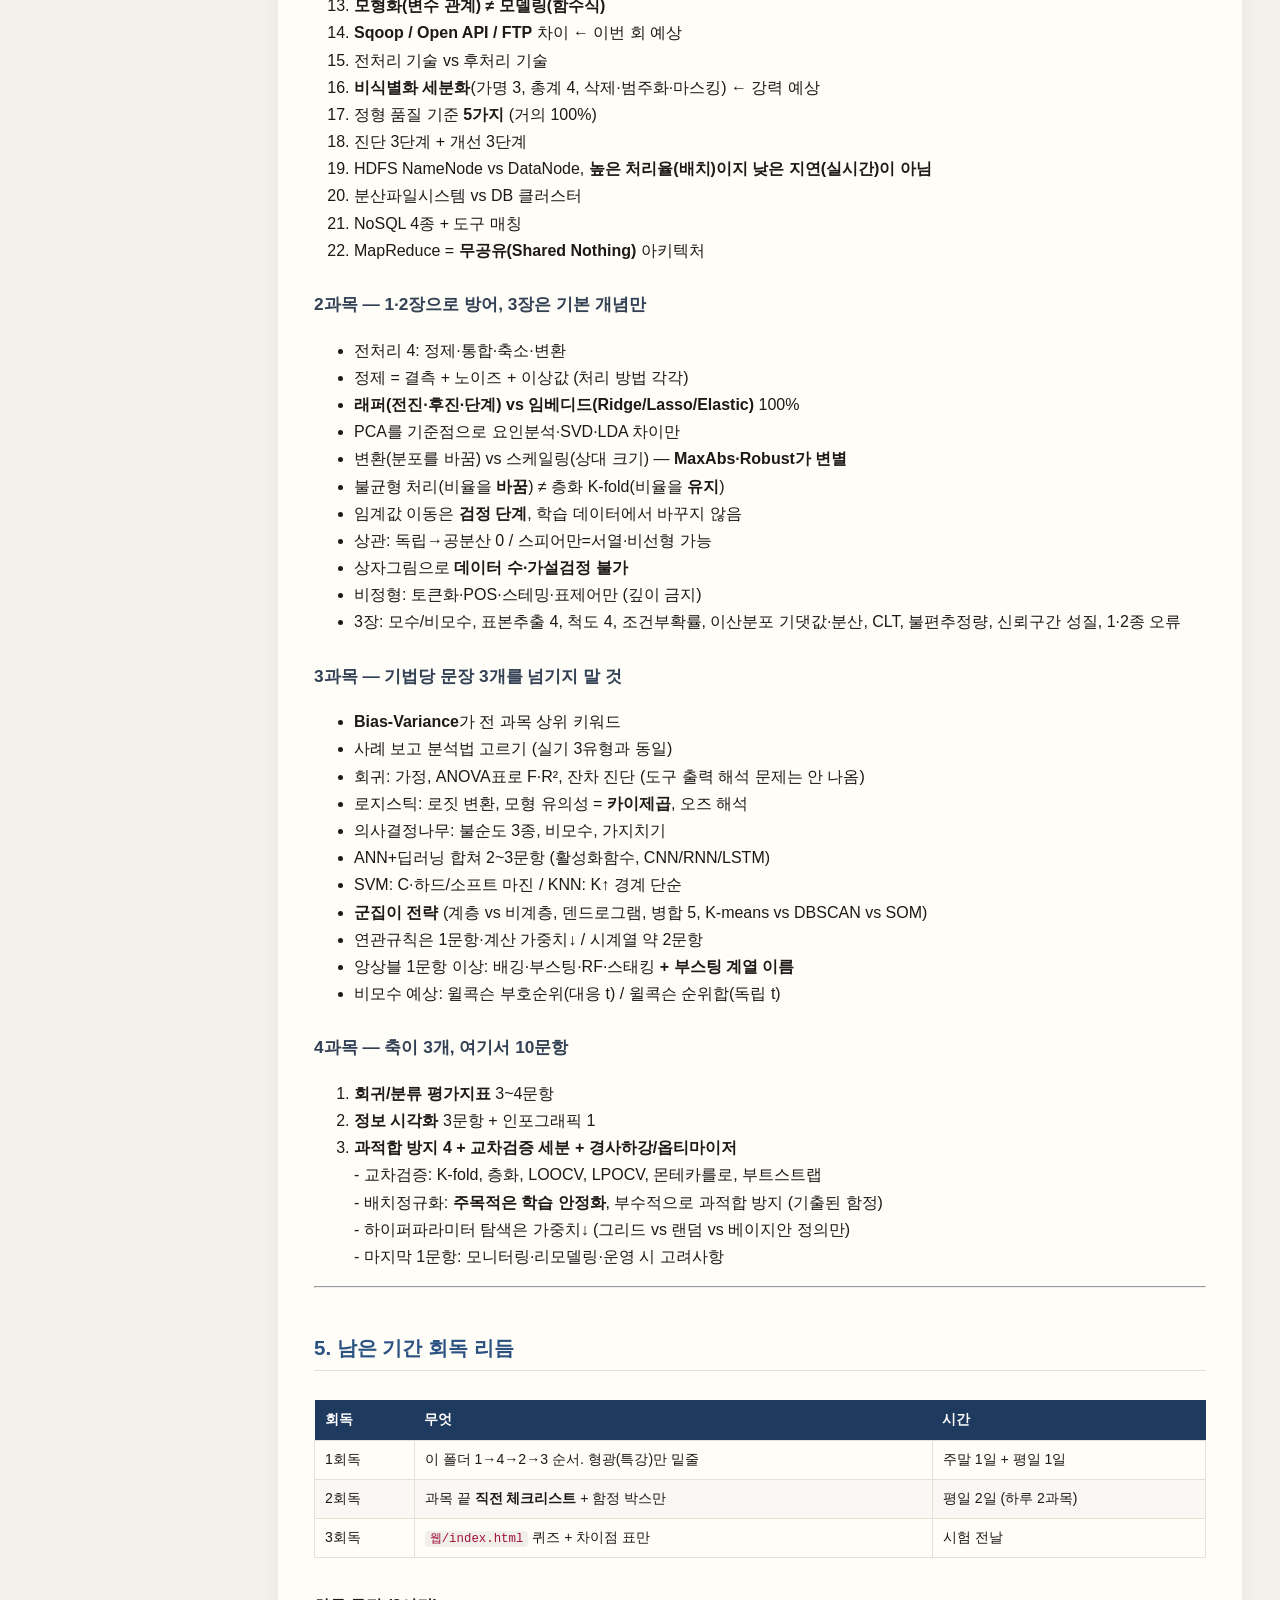
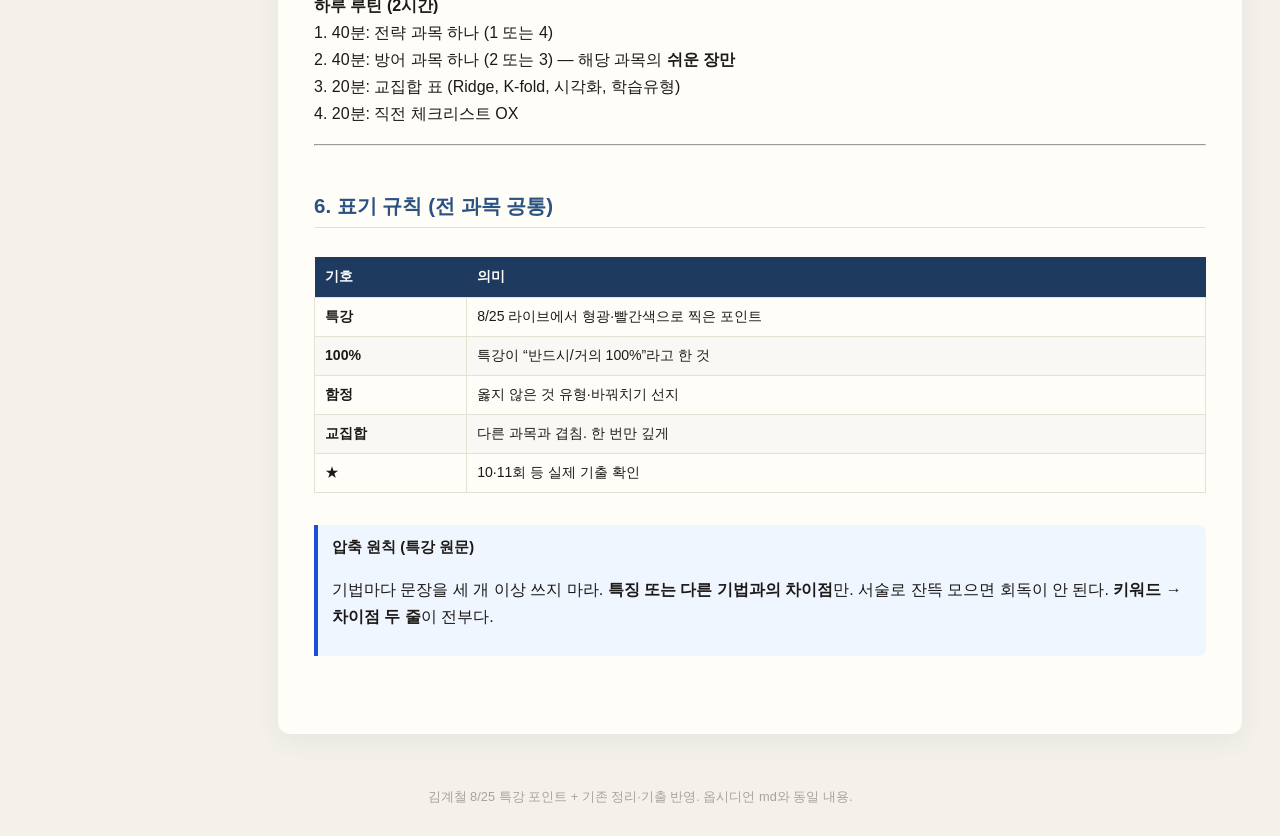
<file: web/합격전략.html>
<!DOCTYPE html>
<html lang="ko">
<head>
<meta charset="utf-8">
<meta name="viewport" content="width=device-width, initial-scale=1">
<title>합격 전략 — 13회 빅분기 쪽집게</title>
<link rel="stylesheet" href="style.css">
</head>
<body>
<header class="topbar"><div class="brand">13회 빅분기 필기 쪽집게<small>2026.09</small></div><a href="index.html">홈</a><a href="합격전략.html" class="active">전략</a><a href="1과목.html">1 기획</a><a href="2과목.html">2 탐색</a><a href="3과목.html">3 모델링</a><a href="4과목.html">4 해석</a><a href="합본.html">합본·인쇄</a></header>
<div class="layout">
<nav class="toc"><strong>이 페이지</strong>
<a class="h2" href="#이-노트를-옵시디언에-넣는-방법">이 노트를 옵시디언에 넣는 방법</a>
<a class="h2" href="#1-합격-숫자-이것만-먼저-고정">1. 합격 숫자 — 이것만 먼저 고정</a>
<a class="h2" href="#2-시험의-출제-습관-빅분기-ADSP">2. 시험의 출제 습관 (빅분기 ≠ ADSP)</a>
<a class="h2" href="#3-과목-간-교집합-한-번-정리하면-두-과목-점수">3. 과목 간 교집합 — 한 번 정리하면 두 과목 점수</a>
<a class="h2" href="#4-특강이-찍은-이번-회-예상-우선순위">4. 특강이 찍은 이번 회 예상 (우선순위)</a>
<a class="h3" href="#1과목-반드시-50장-안에-넣을-것">1과목 — 반드시 50장 안에 넣을 것</a>
<a class="h3" href="#2과목-12장으로-방어-3장은-기본-개념만">2과목 — 1·2장으로 방어, 3장은 기본 개념만</a>
<a class="h3" href="#3과목-기법당-문장-3개를-넘기지-말-것">3과목 — 기법당 문장 3개를 넘기지 말 것</a>
<a class="h3" href="#4과목-축이-3개-여기서-10문항">4과목 — 축이 3개, 여기서 10문항</a>
<a class="h2" href="#5-남은-기간-회독-리듬">5. 남은 기간 회독 리듬</a>
<a class="h2" href="#6-표기-규칙-전-과목-공통">6. 표기 규칙 (전 과목 공통)</a></nav>
<main class="paper">
<h1>13회 빅데이터분석기사 필기 — 쪽집게 합격전략</h1>
<div class="callout abstract"><div class="callout-title">근거</div><p>2026-08-25 김계철 라이브 특강 + 기존 정리노트 4권 + 기출응용 70문항 + 10·11회 빈출 분석.
<strong>시험: 2026년 9월 13회.</strong> 80문항 / 과목당 20문항 / <strong>48점 이상 + 과락 없음(과목당 8문항↑)</strong>.</p></div>

<h2 id="이-노트를-옵시디언에-넣는-방법">이 노트를 옵시디언에 넣는 방법</h2>
<ol>
<li><code>정리노트/13회_쪽집게/</code> 폴더 전체를 볼트에 복사(또는 이 폴더를 볼트로 지정)</li>
<li>그래프 뷰에서 <code>[1과목](#)</code> <code>[2과목](#)</code> <code>[3과목](#)</code> <code>[4과목](#)</code> 이 연결됨</li>
<li>웹 공부: 같은 폴더의 <code>웹/index.html</code> 을 브라우저로 열기 (로컬, 서버 불필요)</li>
</ol>
<div class="table-wrap"><table>
<thead>
<tr>
<th>파일</th>
<th>용도</th>
</tr>
</thead>
<tbody>
<tr>
<td><a href="합격전략.html">00_합격전략_쪽집게</a></td>
<td>전략·회독 계획·과목 간 교집합 (지금 이 파일)</td>
</tr>
<tr>
<td><a href="#">1과목 분석기획</a></td>
<td>전략 과목. 타깃 <strong>13~14문항</strong></td>
</tr>
<tr>
<td><a href="#">2과목 탐색</a></td>
<td>방어 과목. 1·2장으로 과락 방어, 타깃 <strong>11~12</strong></td>
</tr>
<tr>
<td><a href="#">3과목 모델링</a></td>
<td>방어 과목. 군집·앙상블이 전략, 타깃 <strong>11~12</strong></td>
</tr>
<tr>
<td><a href="#">4과목 결과해석</a></td>
<td>전략 과목. 타깃 <strong>13~14문항</strong></td>
</tr>
</tbody>
</table></div>
<hr />
<h2 id="1-합격-숫자-이것만-먼저-고정">1. 합격 숫자 — 이것만 먼저 고정</h2>
<pre><code>80문항 중 48문항 이상  = 평균 60점
과목당 최소 8문항      = 과락 방지
현실 하한선            = 과목당 10문항 (10 아래로 떨어지면 48 맞추기 매우 어려움)
</code></pre>
<div class="table-wrap"><table>
<thead>
<tr>
<th>과목</th>
<th>특강 포지션</th>
<th>타깃</th>
<th>이유</th>
</tr>
</thead>
<tbody>
<tr>
<td><strong>1 분석기획</strong></td>
<td><strong>전략</strong></td>
<td><strong>13~14</strong></td>
<td>기출 반복·ADSP 교집합 큼, 예외 출제 적음</td>
</tr>
<tr>
<td><strong>4 결과해석</strong></td>
<td><strong>전략</strong></td>
<td><strong>13~14</strong></td>
<td>축이 3개뿐(평가지표·시각화·과적합). 유형 단순</td>
</tr>
<tr>
<td><strong>2 탐색</strong></td>
<td><strong>방어</strong></td>
<td><strong>11~12</strong></td>
<td>3장(추론통계)이 난이도 폭탄. 1·2장에서 선점</td>
</tr>
<tr>
<td><strong>3 모델링</strong></td>
<td><strong>방어</strong></td>
<td><strong>11~12</strong></td>
<td>기법마다 정의·차이점만. 군집·앙상블이 득점원</td>
</tr>
</tbody>
</table></div>
<div class="callout danger"><div class="callout-title">특강 한 줄</div><p><strong>1과목과 4과목을 하나의 과목처럼 묶어 회독하라.</strong> 2·3은 방어. 1·4에서 여유를 만들어야 2·3 난이도 스파이크를 버틴다.
이번 주에 1·4를 못 끝내면 합격률이 크게 떨어진다.</p></div>

<hr />
<h2 id="2-시험의-출제-습관-빅분기-ADSP">2. 시험의 출제 습관 (빅분기 ≠ ADSP)</h2>
<div class="table-wrap"><table>
<thead>
<tr>
<th></th>
<th>ADSP</th>
<th><strong>빅분기 필기</strong></th>
</tr>
</thead>
<tbody>
<tr>
<td>과목 수</td>
<td>3</td>
<td><strong>4</strong> (깊이보다 <strong>전 범위 회독</strong>)</td>
</tr>
<tr>
<td>정의 문제</td>
<td>~60%</td>
<td><strong>~40%</strong></td>
</tr>
<tr>
<td>옳지 않은 것(오답 고르기)</td>
<td>20~30%</td>
<td><strong>20~30% + 정의보다 어려움</strong></td>
</tr>
<tr>
<td>난이도</td>
<td>중간 많음</td>
<td><strong>아주 쉽거나 아주 어려움. 중간이 거의 없음</strong></td>
</tr>
<tr>
<td>기출 재반복</td>
<td>높음</td>
<td><strong>1과목은 높음, 2·3은 새 문항을 만들려 함</strong></td>
</tr>
</tbody>
</table></div>
<div class="callout warning"><div class="callout-title">학습법 함정</div><p>모의고사·적중 문제에 시간 쏟지 마라. 빅분기는 <strong>새 문항</strong>을 만든다. <strong>개념을 한 번 더 보는 쪽이 오래 남는다.</strong>
교재 200~300p를 들고 다니면 하루 2과목 회독이 불가능하다. <strong>요약은 절대 150p를 넘기지 말고, 가능하면 100p 이하, 특강 권고는 A4 50장.</strong></p></div>

<p><strong>회독 가능 시간 가정 (특강)</strong><br />
- 평일 최대 2~3시간<br />
- 주말 몰아치기<br />
- 이 시간에 1·2·3·4를 <strong>같은 주에 여러 번</strong> 보려면 분량이 짧아야 한다</p>
<hr />
<h2 id="3-과목-간-교집합-한-번-정리하면-두-과목-점수">3. 과목 간 교집합 — 한 번 정리하면 두 과목 점수</h2>
<p>특강이 가장 강조한 것: <strong>같은 개념이 과목을 옮겨 다닌다.</strong> 여기서 회독 효율이 난다.</p>
<div class="table-wrap"><table>
<thead>
<tr>
<th>개념</th>
<th>주력 과목</th>
<th>겹치는 과목</th>
<th>한 줄</th>
</tr>
</thead>
<tbody>
<tr>
<td>지도/비지도/강화/준지도</td>
<td>1</td>
<td>3</td>
<td>사례 보고 고르기</td>
</tr>
<tr>
<td>Ridge / Lasso / Elastic Net</td>
<td><strong>2 임베디드</strong></td>
<td><strong>4 규제</strong></td>
<td>L1=변수선택, L2=축소만</td>
</tr>
<tr>
<td>교차검증 K-fold·LOOCV·부트스트랩</td>
<td>4 (세분)</td>
<td>3 (분할)</td>
<td>층화K-fold는 <strong>비율 유지</strong>, 불균형처리는 <strong>비율을 바꿈</strong></td>
</tr>
<tr>
<td>경사하강법·학습률·모멘텀·AdaGrad·Adam</td>
<td>4</td>
<td>3 신경망</td>
<td>4에서 끝내면 3은 패스 가능</td>
</tr>
<tr>
<td>PCA vs 요인분석 vs SVD vs LDA</td>
<td>2</td>
<td>3 다변량은 가중치↓</td>
<td>기준점은 항상 <strong>PCA</strong></td>
</tr>
<tr>
<td>상자그림·히스토그램</td>
<td>2</td>
<td>4 시각화</td>
<td>상자그림에 <strong>평균 없음·데이터 수 모름</strong></td>
</tr>
<tr>
<td>히트맵 vs 트리맵, 카토그램</td>
<td>2 고급탐색</td>
<td><strong>4 정보시각화 3문항</strong></td>
<td>히스토그램은 <strong>분포</strong> (관계 X)</td>
</tr>
<tr>
<td>전진/후진/단계적</td>
<td>2 래퍼</td>
<td>3 회귀 변수선택</td>
<td>2에서 했으면 3은 패스</td>
</tr>
<tr>
<td>정규성 검정</td>
<td>2 모수검정 가정</td>
<td>4 적합도</td>
<td>Shapiro, K-S, Q-Q (t-test 아님)</td>
</tr>
<tr>
<td>과적합·Bias-Variance</td>
<td><strong>3 상위키워드</strong></td>
<td>4 진단</td>
<td>과소=고편향, 과대=고분산</td>
</tr>
<tr>
<td>개인정보 가명/익명</td>
<td>1</td>
<td>—</td>
<td>가명=복원가능, 익명=법 미적용</td>
</tr>
</tbody>
</table></div>
<hr />
<h2 id="4-특강이-찍은-이번-회-예상-우선순위">4. 특강이 찍은 이번 회 예상 (우선순위)</h2>
<h3 id="1과목-반드시-50장-안에-넣을-것">1과목 — 반드시 50장 안에 넣을 것</h3>
<ol>
<li>정형(스키마) / 반정형(메타데이터) / 비정형</li>
<li><strong>저장 방식 3분법: RDB vs NoSQL vs HDFS</strong> ← 변별력</li>
<li>ETL, <strong>ODS</strong>, DW vs DM, <strong>Data Lake (Schema-on-Read) vs DW (Schema-on-Write)</strong></li>
<li>분석 4유형(묘사·진단·예측·처방)</li>
<li>조직(집중·분산·기능), 소프트 스킬, 준비도·성숙도 → 도입형/확산형</li>
<li>거버넌스 구성요소</li>
<li>에코시스템: Spark, Kafka, Zookeeper, Hive (인메모리 vs 디스크)</li>
<li>계층: 소프트웨어 → 플랫폼 → 인프라 (빨간 키워드로 계층 맞추기)</li>
<li>학습 유형 사례 + 준지도</li>
<li>가명정보까지가 개인정보, 익명정보는 아님</li>
<li>하향식/상향식 <strong>프로세스 순서</strong></li>
<li>KDD / CRISP-DM / 빅데이터 방법론 단계·태스크</li>
<li><strong>모형화(변수 관계) ≠ 모델링(함수식)</strong></li>
<li><strong>Sqoop / Open API / FTP</strong> 차이 ← 이번 회 예상</li>
<li>전처리 기술 vs 후처리 기술</li>
<li><strong>비식별화 세분화</strong>(가명 3, 총계 4, 삭제·범주화·마스킹) ← 강력 예상</li>
<li>정형 품질 기준 <strong>5가지</strong> (거의 100%)</li>
<li>진단 3단계 + 개선 3단계</li>
<li>HDFS NameNode vs DataNode, <strong>높은 처리율(배치)이지 낮은 지연(실시간)이 아님</strong></li>
<li>분산파일시스템 vs DB 클러스터</li>
<li>NoSQL 4종 + 도구 매칭</li>
<li>MapReduce = <strong>무공유(Shared Nothing)</strong> 아키텍처</li>
</ol>
<h3 id="2과목-12장으로-방어-3장은-기본-개념만">2과목 — 1·2장으로 방어, 3장은 기본 개념만</h3>
<ul>
<li>전처리 4: 정제·통합·축소·변환</li>
<li>정제 = 결측 + 노이즈 + 이상값 (처리 방법 각각)</li>
<li><strong>래퍼(전진·후진·단계) vs 임베디드(Ridge/Lasso/Elastic)</strong> 100%</li>
<li>PCA를 기준점으로 요인분석·SVD·LDA 차이만</li>
<li>변환(분포를 바꿈) vs 스케일링(상대 크기) — <strong>MaxAbs·Robust가 변별</strong></li>
<li>불균형 처리(비율을 <strong>바꿈</strong>) ≠ 층화 K-fold(비율을 <strong>유지</strong>)</li>
<li>임계값 이동은 <strong>검정 단계</strong>, 학습 데이터에서 바꾸지 않음</li>
<li>상관: 독립→공분산 0 / 스피어만=서열·비선형 가능</li>
<li>상자그림으로 <strong>데이터 수·가설검정 불가</strong></li>
<li>비정형: 토큰화·POS·스테밍·표제어만 (깊이 금지)</li>
<li>3장: 모수/비모수, 표본추출 4, 척도 4, 조건부확률, 이산분포 기댓값·분산, CLT, 불편추정량, 신뢰구간 성질, 1·2종 오류</li>
</ul>
<h3 id="3과목-기법당-문장-3개를-넘기지-말-것">3과목 — 기법당 문장 3개를 넘기지 말 것</h3>
<ul>
<li><strong>Bias-Variance</strong>가 전 과목 상위 키워드</li>
<li>사례 보고 분석법 고르기 (실기 3유형과 동일)</li>
<li>회귀: 가정, ANOVA표로 F·R², 잔차 진단 (도구 출력 해석 문제는 안 나옴)</li>
<li>로지스틱: 로짓 변환, 모형 유의성 = <strong>카이제곱</strong>, 오즈 해석</li>
<li>의사결정나무: 불순도 3종, 비모수, 가지치기</li>
<li>ANN+딥러닝 합쳐 2~3문항 (활성화함수, CNN/RNN/LSTM)</li>
<li>SVM: C·하드/소프트 마진 / KNN: K↑ 경계 단순</li>
<li><strong>군집이 전략</strong> (계층 vs 비계층, 덴드로그램, 병합 5, K-means vs DBSCAN vs SOM)</li>
<li>연관규칙은 1문항·계산 가중치↓ / 시계열 약 2문항</li>
<li>앙상블 1문항 이상: 배깅·부스팅·RF·스태킹 <strong>+ 부스팅 계열 이름</strong></li>
<li>비모수 예상: 윌콕슨 부호순위(대응 t) / 윌콕슨 순위합(독립 t)</li>
</ul>
<h3 id="4과목-축이-3개-여기서-10문항">4과목 — 축이 3개, 여기서 10문항</h3>
<ol>
<li><strong>회귀/분류 평가지표</strong> 3~4문항</li>
<li><strong>정보 시각화</strong> 3문항 + 인포그래픽 1</li>
<li><strong>과적합 방지 4 + 교차검증 세분 + 경사하강/옵티마이저</strong><br />
- 교차검증: K-fold, 층화, LOOCV, LPOCV, 몬테카를로, 부트스트랩<br />
- 배치정규화: <strong>주목적은 학습 안정화</strong>, 부수적으로 과적합 방지 (기출된 함정)<br />
- 하이퍼파라미터 탐색은 가중치↓ (그리드 vs 랜덤 vs 베이지안 정의만)<br />
- 마지막 1문항: 모니터링·리모델링·운영 시 고려사항</li>
</ol>
<hr />
<h2 id="5-남은-기간-회독-리듬">5. 남은 기간 회독 리듬</h2>
<div class="table-wrap"><table>
<thead>
<tr>
<th>회독</th>
<th>무엇</th>
<th>시간</th>
</tr>
</thead>
<tbody>
<tr>
<td>1회독</td>
<td>이 폴더 1→4→2→3 순서. 형광(특강)만 밑줄</td>
<td>주말 1일 + 평일 1일</td>
</tr>
<tr>
<td>2회독</td>
<td>과목 끝 <strong>직전 체크리스트</strong> + 함정 박스만</td>
<td>평일 2일 (하루 2과목)</td>
</tr>
<tr>
<td>3회독</td>
<td><code>웹/index.html</code> 퀴즈 + 차이점 표만</td>
<td>시험 전날</td>
</tr>
</tbody>
</table></div>
<p><strong>하루 루틴 (2시간)</strong><br />
1. 40분: 전략 과목 하나 (1 또는 4)<br />
2. 40분: 방어 과목 하나 (2 또는 3) — 해당 과목의 <strong>쉬운 장만</strong><br />
3. 20분: 교집합 표 (Ridge, K-fold, 시각화, 학습유형)<br />
4. 20분: 직전 체크리스트 OX</p>
<hr />
<h2 id="6-표기-규칙-전-과목-공통">6. 표기 규칙 (전 과목 공통)</h2>
<div class="table-wrap"><table>
<thead>
<tr>
<th>기호</th>
<th>의미</th>
</tr>
</thead>
<tbody>
<tr>
<td><strong>특강</strong></td>
<td>8/25 라이브에서 형광·빨간색으로 찍은 포인트</td>
</tr>
<tr>
<td><strong>100%</strong></td>
<td>특강이 “반드시/거의 100%”라고 한 것</td>
</tr>
<tr>
<td><strong>함정</strong></td>
<td>옳지 않은 것 유형·바꿔치기 선지</td>
</tr>
<tr>
<td><strong>교집합</strong></td>
<td>다른 과목과 겹침. 한 번만 깊게</td>
</tr>
<tr>
<td>★</td>
<td>10·11회 등 실제 기출 확인</td>
</tr>
</tbody>
</table></div>
<div class="callout tip"><div class="callout-title">압축 원칙 (특강 원문)</div><p>기법마다 문장을 세 개 이상 쓰지 마라. <strong>특징 또는 다른 기법과의 차이점</strong>만.
서술로 잔뜩 모으면 회독이 안 된다. <strong>키워드 → 차이점 두 줄</strong>이 전부다.</p></div>
</main>
</div>
<footer class="site">김계철 8/25 특강 포인트 + 기존 정리·기출 반영. 옵시디언 md와 동일 내용.</footer>
</body>
</html>
</file>
<file: web/style.css>
/* 13회 빅분기 쪽집게 — 웹 학습 스타일 */
:root {
  --bg: #f4f1ea;
  --paper: #fffdf8;
  --ink: #1c1917;
  --muted: #57534e;
  --line: #e7e0d4;
  --navy: #1e3a5f;
  --navy-2: #2c5282;
  --hl: #fde68a;
  --danger: #9f1239;
  --danger-bg: #fff1f2;
  --warn: #c2410c;
  --warn-bg: #fff7ed;
  --ok: #166534;
  --ok-bg: #f0fdf4;
  --tip: #1d4ed8;
  --tip-bg: #eff6ff;
  --accent: #b45309;
  --sidebar: #1e3a5f;
  --radius: 10px;
  --max: 920px;
}

* { box-sizing: border-box; }
html { scroll-behavior: smooth; }
body {
  margin: 0;
  font-family: "Pretendard", "Malgun Gothic", "Apple SD Gothic Neo", sans-serif;
  background: var(--bg);
  color: var(--ink);
  line-height: 1.7;
}

.topbar {
  position: sticky; top: 0; z-index: 50;
  background: var(--navy);
  color: #fff;
  display: flex; flex-wrap: wrap; align-items: center; gap: 8px 12px;
  padding: 10px 16px;
  box-shadow: 0 2px 10px rgba(0,0,0,.15);
}
.topbar a {
  color: #fff; text-decoration: none;
  font-size: .86rem; font-weight: 700;
  background: rgba(255,255,255,.12);
  padding: 5px 11px; border-radius: 999px;
}
.topbar a:hover, .topbar a.active { background: rgba(255,255,255,.28); }
.topbar .brand { font-size: 1rem; margin-right: auto; letter-spacing: -.02em; }
.topbar .brand small { opacity: .75; font-weight: 500; margin-left: 8px; }

.layout {
  display: grid;
  grid-template-columns: 240px 1fr;
  max-width: 1240px;
  margin: 0 auto;
}
.toc {
  position: sticky; top: 56px;
  align-self: start;
  max-height: calc(100vh - 64px);
  overflow: auto;
  padding: 16px 14px 32px;
  font-size: .8rem;
  background: #faf7f2;
  border-right: 1px solid var(--line);
}
.toc strong { display: block; color: var(--navy); margin-bottom: 8px; font-size: .78rem; }
.toc a { display: block; color: var(--muted); text-decoration: none; padding: 3px 0 3px 8px; border-left: 2px solid transparent; }
.toc a:hover { color: var(--navy); border-left-color: var(--accent); }
.toc a.h3 { padding-left: 16px; font-size: .75rem; }

main.paper {
  background: var(--paper);
  margin: 18px 18px 40px;
  padding: 28px 36px 64px;
  border-radius: 12px;
  box-shadow: 0 8px 24px rgba(30,58,95,.06);
  min-width: 0;
}
main.paper > h1:first-child { margin-top: 0; }

h1 { font-size: 1.7rem; color: var(--navy); border-bottom: 3px solid var(--navy); padding-bottom: 8px; }
h2 { font-size: 1.28rem; color: var(--navy-2); border-bottom: 1px solid var(--line); padding-bottom: 4px; margin-top: 2.1em; scroll-margin-top: 72px; }
h3 { font-size: 1.08rem; color: #334155; margin-top: 1.5em; scroll-margin-top: 72px; }
h4 { font-size: 1rem; color: #44403c; }

table { width: 100%; border-collapse: collapse; font-size: .88rem; margin: 12px 0 18px; }
th { background: var(--navy); color: #fff; text-align: left; padding: 8px 10px; }
td { padding: 7px 10px; border: 1px solid var(--line); vertical-align: top; }
tr:nth-child(even) td { background: #faf8f4; }
.table-wrap { overflow-x: auto; }

code { background: #f1efe8; color: #9f1239; padding: 1px 5px; border-radius: 4px; font-size: .88em; }
pre { background: #1e293b; color: #e2e8f0; padding: 14px 16px; border-radius: 8px; overflow-x: auto; font-size: .85rem; }
pre code { background: none; color: inherit; }

blockquote, .callout {
  margin: 14px 0;
  padding: 10px 14px;
  border-radius: 0 8px 8px 0;
  background: #fffbeb;
  border-left: 4px solid #d97706;
}
.callout.danger { background: var(--danger-bg); border-left-color: var(--danger); }
.callout.warning { background: var(--warn-bg); border-left-color: var(--warn); }
.callout.tip { background: var(--tip-bg); border-left-color: var(--tip); }
.callout.abstract { background: #f8fafc; border-left-color: var(--navy); }
.callout-title { font-weight: 800; margin-bottom: 4px; font-size: .92rem; }

mark, .hl { background: var(--hl); padding: 0 3px; }

details {
  background: #f8fafc;
  border: 1px dashed #cbd5e1;
  border-radius: 8px;
  padding: 8px 12px;
  margin: 6px 0 14px;
}
summary { cursor: pointer; font-weight: 700; color: var(--ok); }

.hero {
  max-width: 980px; margin: 24px auto 48px; padding: 0 16px;
}
.hero h1 { border: none; font-size: 2rem; }
.cards { display: grid; grid-template-columns: repeat(auto-fit, minmax(220px, 1fr)); gap: 14px; margin: 22px 0; }
.card {
  background: var(--paper);
  border-radius: 12px;
  padding: 18px 18px 16px;
  text-decoration: none; color: inherit;
  border: 1px solid var(--line);
  box-shadow: 0 4px 14px rgba(30,58,95,.05);
  display: block;
}
.card:hover { transform: translateY(-2px); border-color: var(--navy-2); }
.card .tag { font-size: .75rem; font-weight: 800; color: #fff; background: var(--navy); display: inline-block; padding: 2px 8px; border-radius: 999px; }
.card .tag.def { background: #57534e; }
.card h2 { border: none; font-size: 1.15rem; margin: 8px 0 6px; }
.card p { margin: 0; color: var(--muted); font-size: .9rem; }

.kpi { display: flex; flex-wrap: wrap; gap: 10px; margin: 16px 0; }
.kpi span {
  background: var(--paper); border: 1px solid var(--line); border-radius: 8px;
  padding: 8px 12px; font-size: .88rem;
}
.kpi b { color: var(--danger); }

footer.site {
  text-align: center; color: #a8a29e; font-size: .8rem; padding: 12px 16px 28px;
}

@media (max-width: 860px) {
  .layout { grid-template-columns: 1fr; }
  .toc { display: none; }
  main.paper { margin: 8px; padding: 18px 16px 48px; }
}

@media print {
  .topbar, .toc, footer.site { display: none !important; }
  .layout { display: block; }
  main.paper { box-shadow: none; margin: 0; padding: 0; }
  body { background: #fff; }
  details { break-inside: avoid; }
  h2, h3 { break-after: avoid; }
}
</file>
